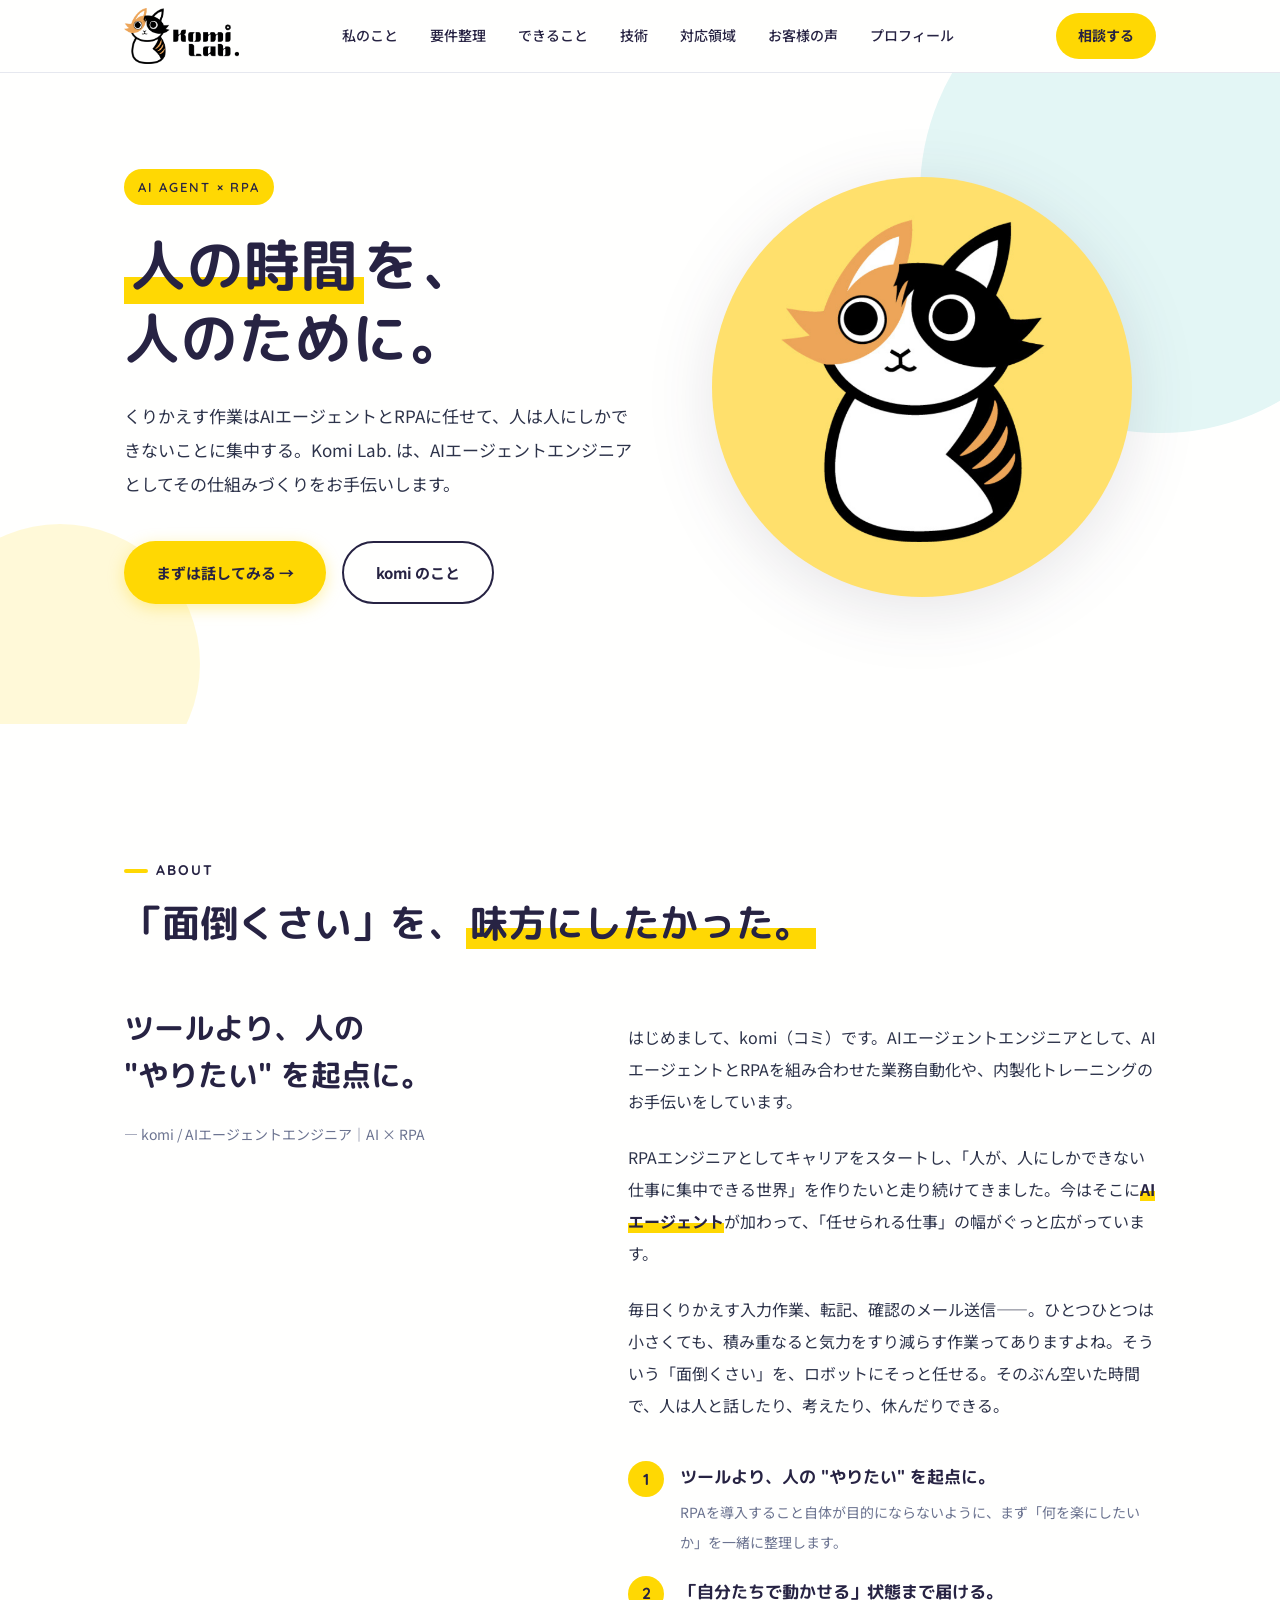
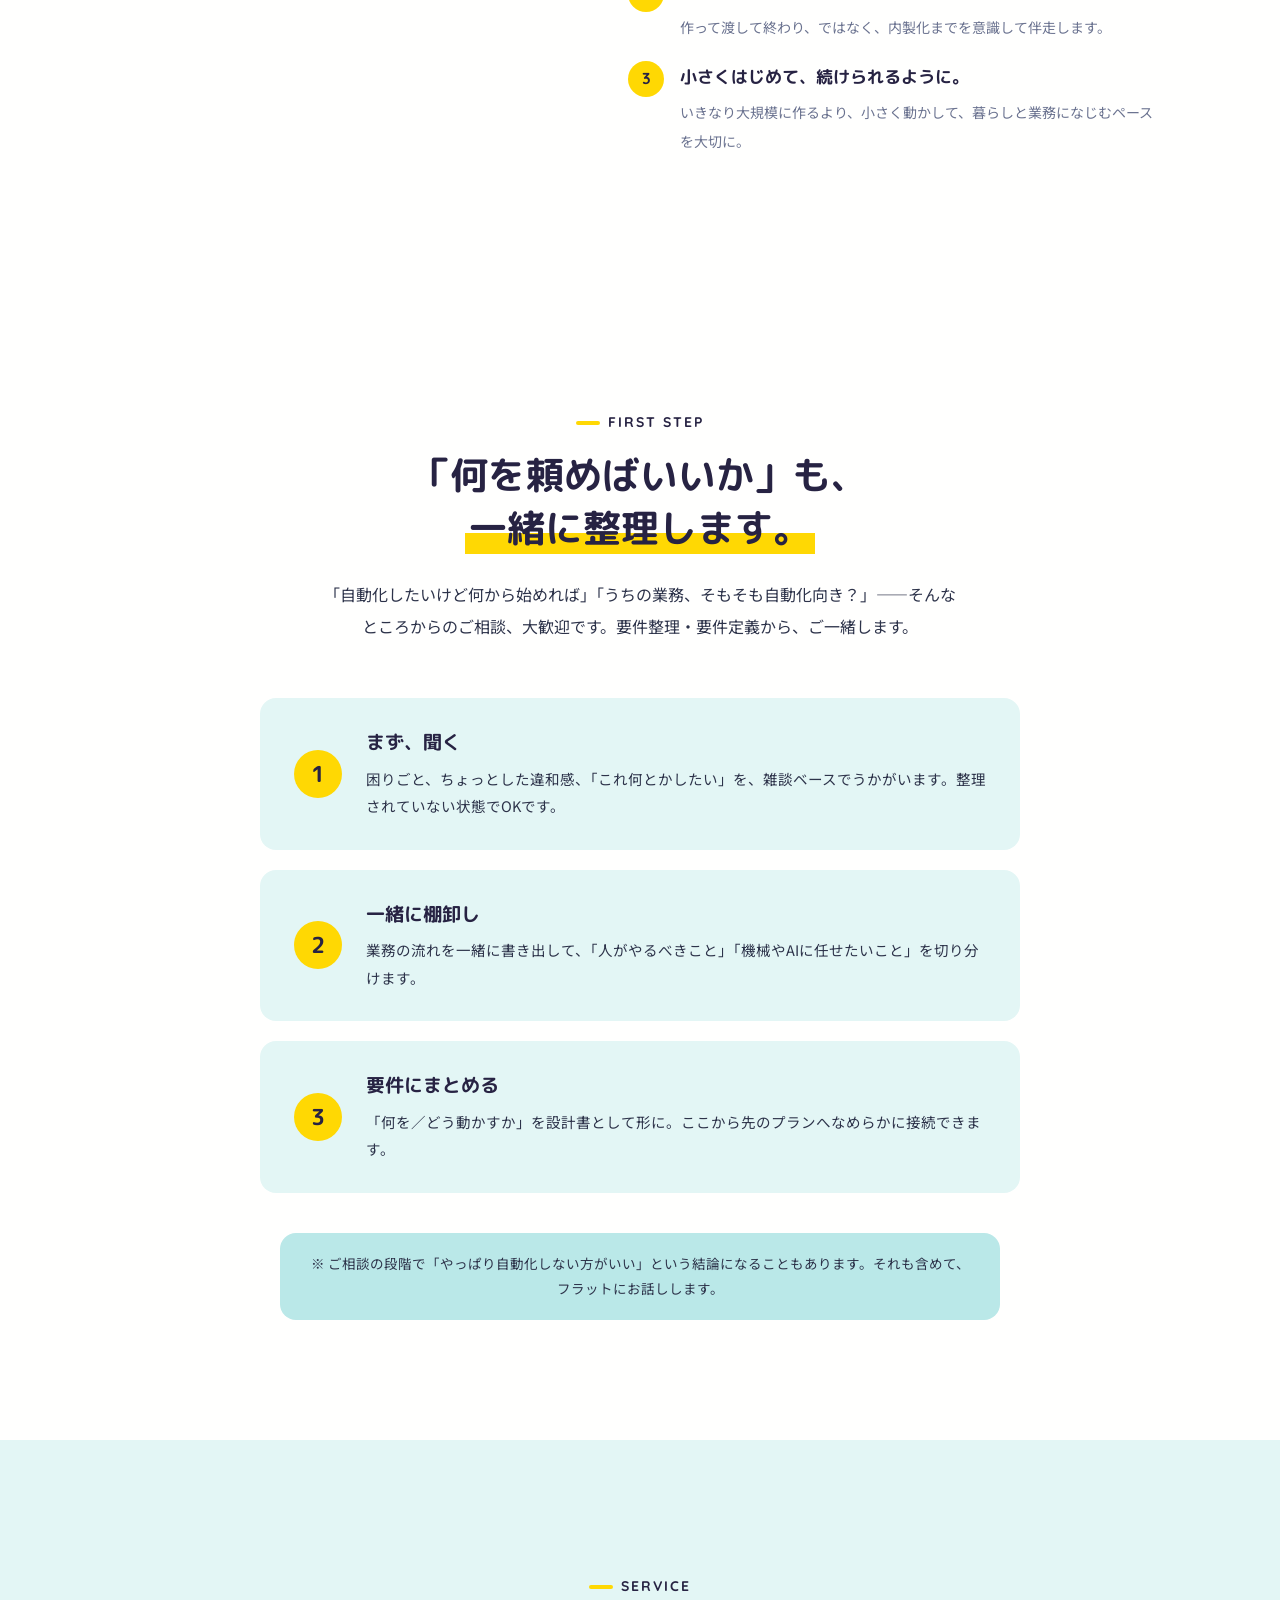
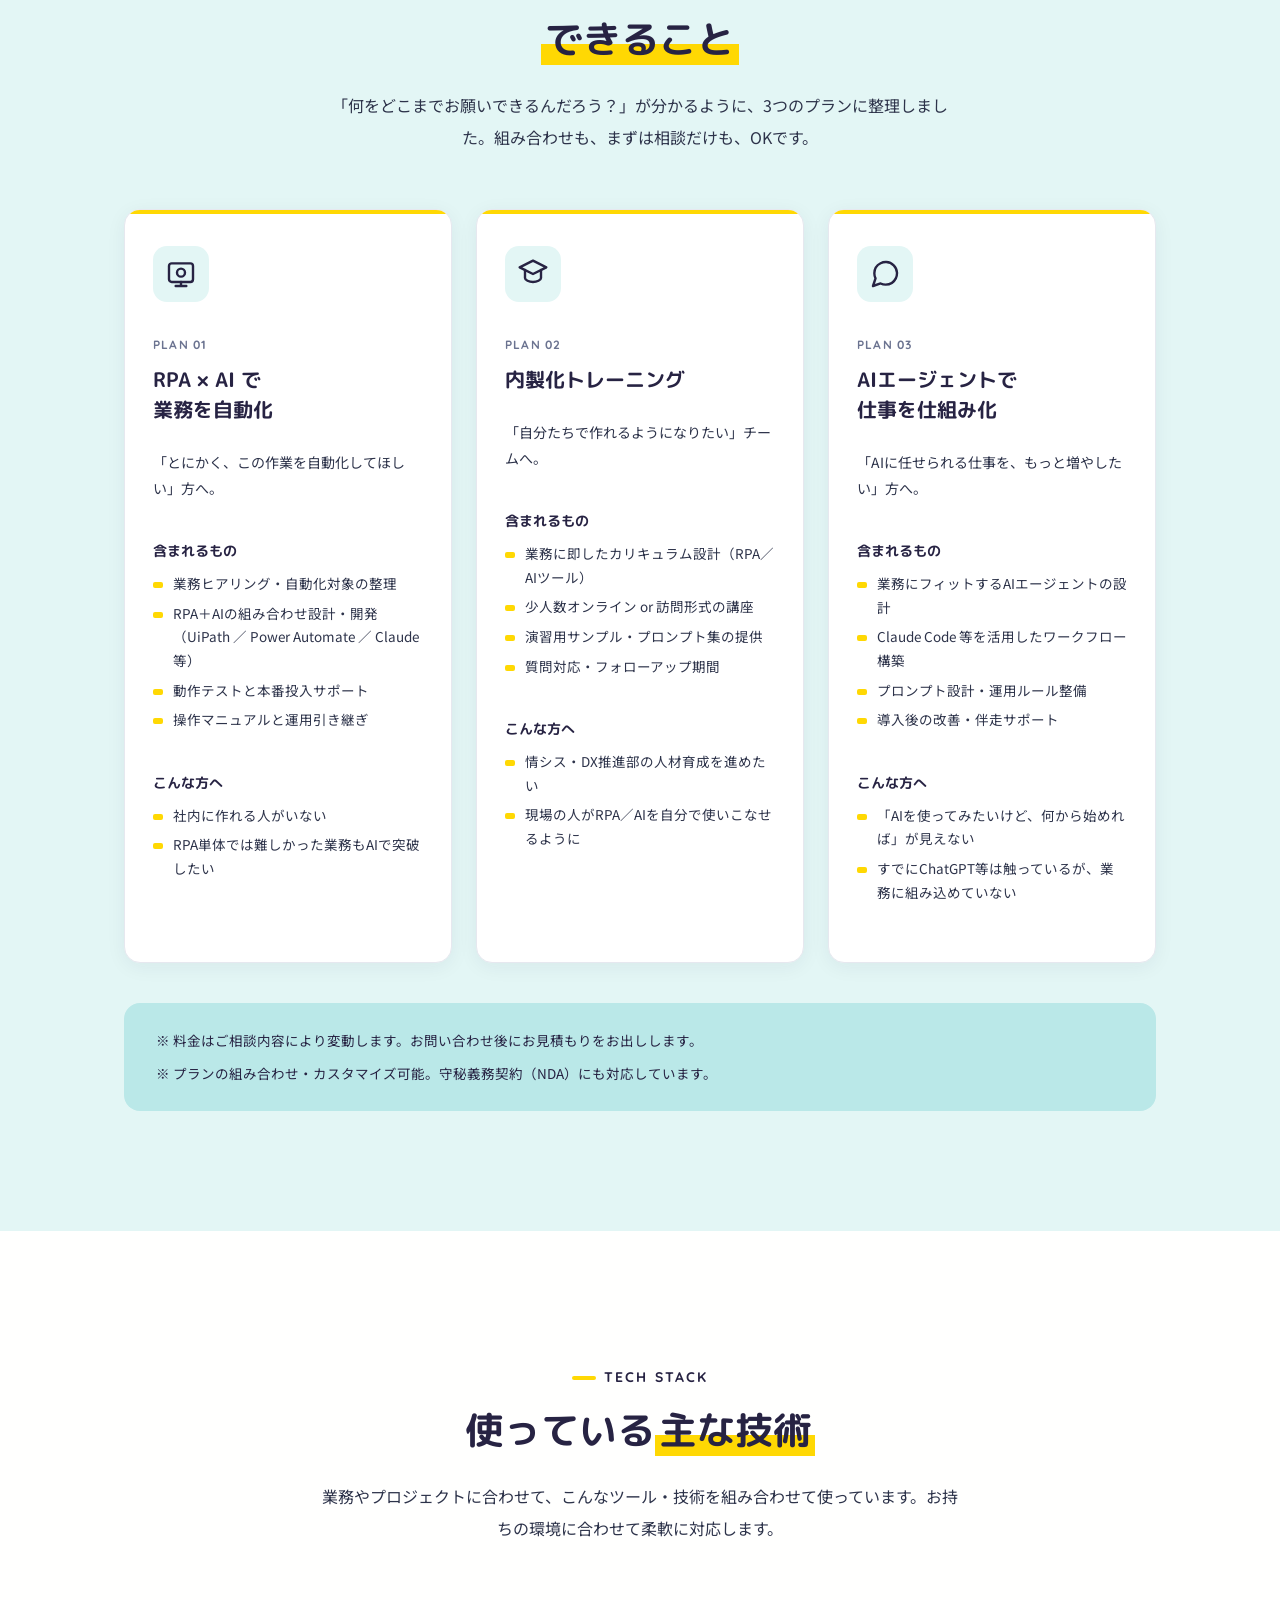
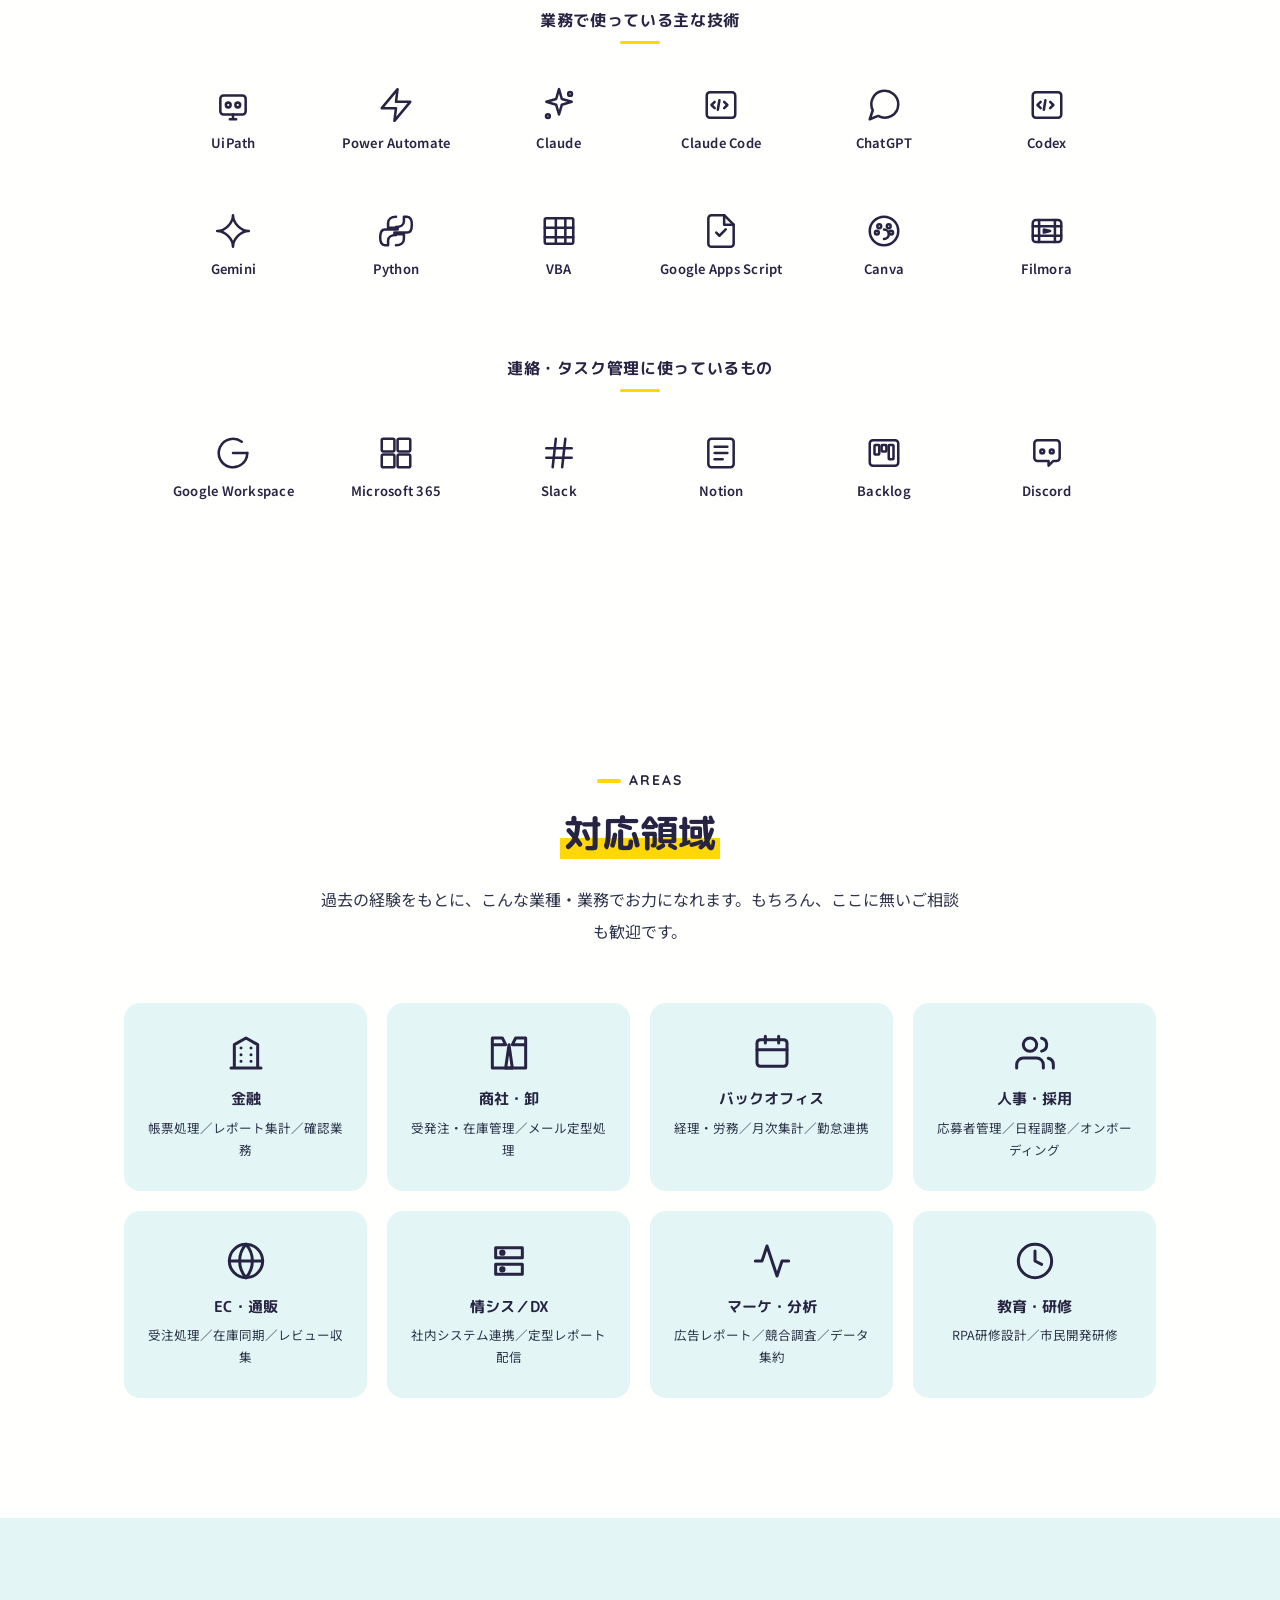
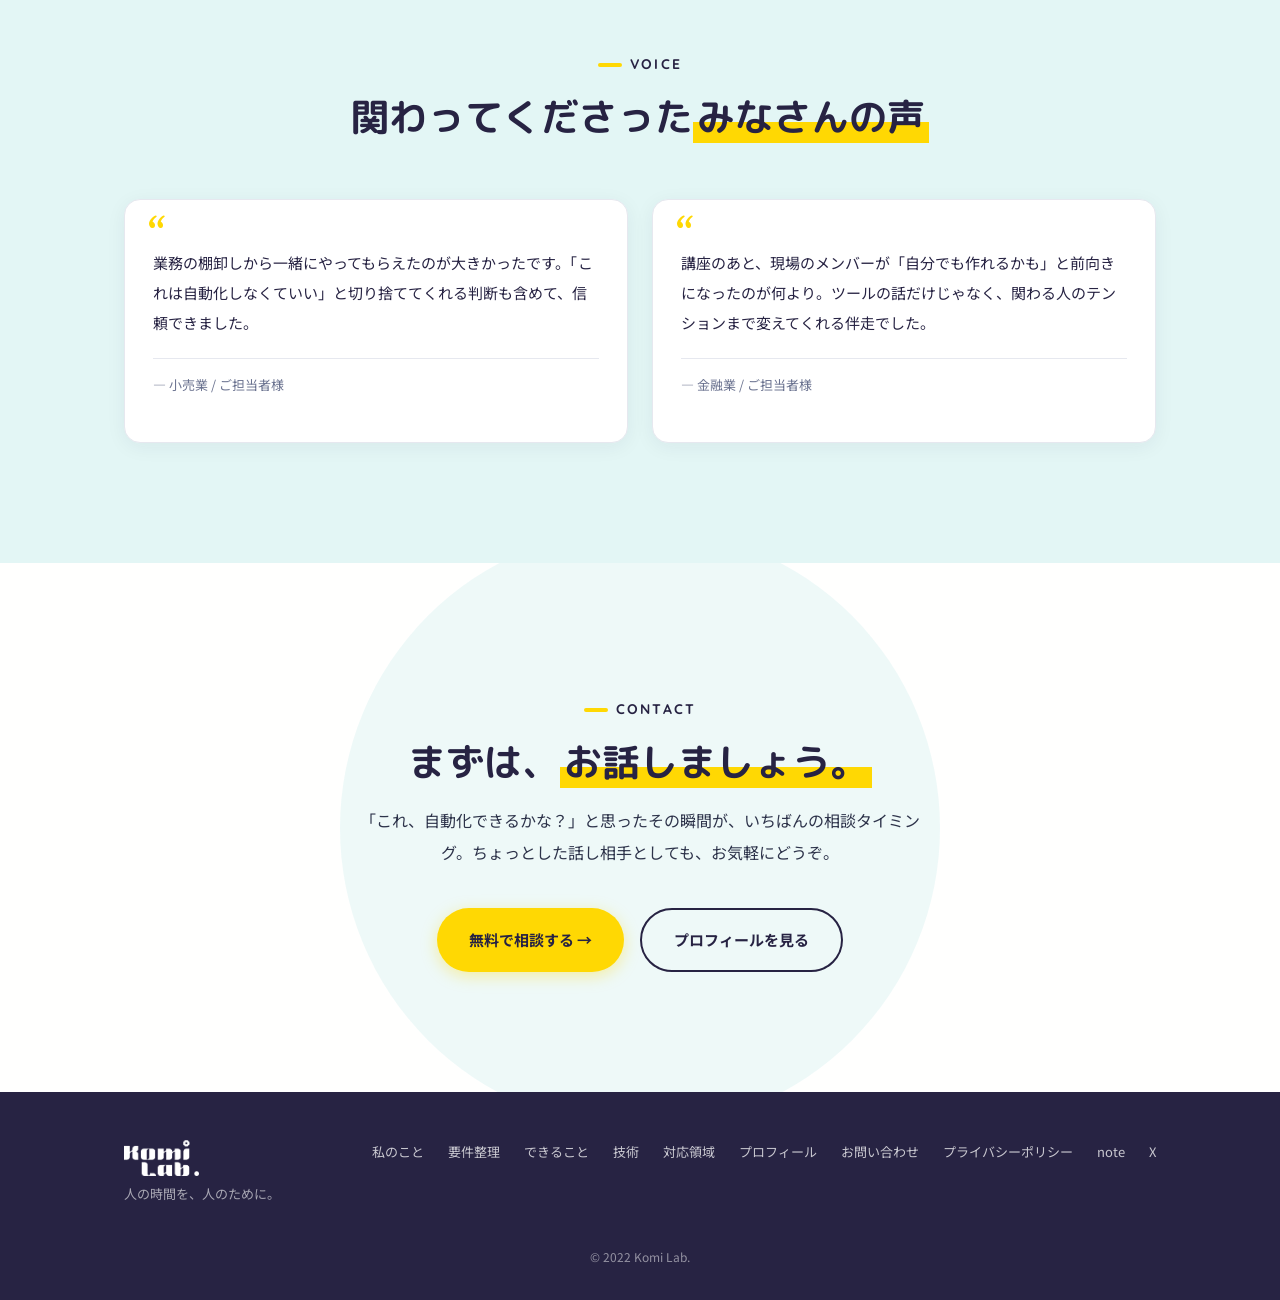
<file: index.html>
<!DOCTYPE html>
<html lang="ja">
<head>
<meta charset="UTF-8">
<meta name="viewport" content="width=device-width, initial-scale=1.0">
<title>Komi Lab.（コミラボ）｜AIエージェント・RPA開発と内製化支援</title>
<meta name="description" content="AIエージェントとRPAで、人にしかできない仕事に集中できる毎日を。Komi Lab.（コミラボ）は、AIエージェント構築・RPA開発代行・内製化トレーニングを提供しています。">
<link rel="icon" href="favicon.ico" sizes="48x48">
<link rel="icon" type="image/png" href="assets/img/favicon-32x32.png" sizes="32x32">
<link rel="icon" type="image/png" href="assets/img/favicon-16x16.png" sizes="16x16">
<link rel="apple-touch-icon" href="assets/img/apple-touch-icon.png">
<link rel="preconnect" href="https://fonts.googleapis.com">
<link rel="preconnect" href="https://fonts.gstatic.com" crossorigin>
<link href="https://fonts.googleapis.com/css2?family=Noto+Sans+JP:wght@400;500;700&family=M+PLUS+Rounded+1c:wght@500;700&family=Klee+One:wght@400;600&family=Quicksand:wght@500;600;700&display=swap" rel="stylesheet">
<link rel="stylesheet" href="assets/css/style.css?v=20260730a">
</head>
<body>

<header class="header">
  <div class="header__inner">
    <a href="#" class="header__logo header__logo--img" aria-label="Komi Lab.">
      <img src="assets/img/KomiLab-logo透過.png" alt="Komi Lab.">
    </a>
    <nav class="header__nav" id="globalNav">
      <a href="#about">私のこと</a>
      <a href="#prep">要件整理</a>
      <a href="#service">できること</a>
      <a href="#tech">技術</a>
      <a href="#areas">対応領域</a>
      <a href="#voice">お客様の声</a>
      <a href="profile.html">プロフィール</a>
    </nav>
    <a href="#contact" class="header__cta">相談する</a>
    <button class="header__burger" id="burger" aria-label="メニューを開く">
      <span></span><span></span><span></span>
    </button>
  </div>
</header>

<section class="hero">
  <div class="hero__inner">
    <div class="hero__copy fade-in">
      <span class="hero__tag">AI AGENT × RPA</span>
      <h1 class="hero__title"><span class="hero__title-em">人の時間</span>を、<br>人のために。</h1>
      <p class="hero__lead">
        くりかえす作業はAIエージェントとRPAに任せて、人は人にしかできないことに集中する。Komi Lab. は、AIエージェントエンジニアとしてその仕組みづくりをお手伝いします。
      </p>
      <div class="hero__ctas">
        <a href="#contact" class="btn btn--primary">まずは話してみる →</a>
        <a href="#about" class="btn btn--ghost">komi のこと</a>
      </div>
    </div>
    <div class="hero__visual fade-in">
      <!-- 自動再生させるため muted と playsinline が必須（スマホのブラウザは音ありの自動再生を止める） -->
      <!-- 動画は猫の画像で始まり猫の画像で終わる。読み込み前も同じ猫の画像を出して、見た目の切れ目をなくす -->
      <video class="hero__avatar hero__avatar--img" src="assets/video/komilab-hero-square-beat.mp4?v=20261009a" poster="assets/img/komi-cat.png" autoplay muted loop playsinline preload="auto" aria-label="Komi Lab. のロゴと「人の時間を、人のために。」の紹介動画">
        <img src="assets/img/komi-cat.png" alt="Komi Lab. キャラクター">
      </video>
      <!-- フォールバックSVG（画像が無い場合に表示） -->
      <svg class="hero__avatar hero__avatar--svg" viewBox="0 0 420 420" xmlns="http://www.w3.org/2000/svg" style="display:none;">
        <defs>
          <linearGradient id="bgGradV2" x1="0" y1="0" x2="1" y2="1">
            <stop offset="0%" stop-color="#e3f6f5"/>
            <stop offset="100%" stop-color="#bae8e8"/>
          </linearGradient>
        </defs>
        <circle cx="210" cy="210" r="200" fill="url(#bgGradV2)"/>
        <!-- 装飾ドット -->
        <circle cx="80" cy="120" r="6" fill="#ffd803"/>
        <circle cx="340" cy="100" r="5" fill="#272343" opacity="0.6"/>
        <circle cx="360" cy="300" r="5" fill="#ffd803"/>
        <circle cx="60" cy="310" r="4" fill="#272343" opacity="0.5"/>
        <!-- 髪 -->
        <path d="M 130 175 Q 130 110 210 105 Q 290 110 290 175 L 290 200 Q 290 185 270 180 L 150 180 Q 130 185 130 200 Z" fill="#272343"/>
        <!-- 顔 -->
        <ellipse cx="210" cy="200" rx="68" ry="78" fill="#fce3c2"/>
        <!-- 前髪 -->
        <path d="M 145 175 Q 175 145 210 150 Q 245 145 275 175 Q 270 165 250 160 Q 230 168 210 168 Q 190 168 170 160 Q 150 165 145 175 Z" fill="#272343"/>
        <!-- 目 -->
        <circle cx="188" cy="205" r="4" fill="#272343"/>
        <circle cx="232" cy="205" r="4" fill="#272343"/>
        <!-- ほっぺ -->
        <circle cx="175" cy="225" r="8" fill="#ffd803" opacity="0.55"/>
        <circle cx="245" cy="225" r="8" fill="#ffd803" opacity="0.55"/>
        <!-- 口 -->
        <path d="M 200 240 Q 210 248 220 240" stroke="#272343" stroke-width="2.5" fill="none" stroke-linecap="round"/>
        <!-- 体（黄色シャツ） -->
        <path d="M 130 320 Q 130 290 165 280 L 255 280 Q 290 290 290 320 L 290 360 L 130 360 Z" fill="#ffd803"/>
        <!-- 襟 -->
        <path d="M 195 280 L 210 300 L 225 280 Z" fill="#fce3c2"/>
        <!-- 歯車（左下） -->
        <g transform="translate(80, 260)" opacity="0.85">
          <circle r="22" fill="none" stroke="#272343" stroke-width="2.5"/>
          <circle r="6" fill="#272343"/>
          <g stroke="#272343" stroke-width="2.5" stroke-linecap="round">
            <line x1="0" y1="-22" x2="0" y2="-30"/>
            <line x1="0" y1="22" x2="0" y2="30"/>
            <line x1="-22" y1="0" x2="-30" y2="0"/>
            <line x1="22" y1="0" x2="30" y2="0"/>
          </g>
        </g>
        <!-- 小さい黄色ドット -->
        <g transform="translate(345, 220)" opacity="0.9">
          <circle r="14" fill="#ffd803"/>
          <circle r="4" fill="#272343"/>
        </g>
      </svg>
    </div>
  </div>
</section>

<section class="section" id="about">
  <div class="container">
    <p class="section__label fade-in">About</p>
    <h2 class="section__title fade-in">
      「面倒くさい」を、<span class="section__title-accent">味方にしたかった。</span>
    </h2>
    <div class="about__grid">
      <div class="about__heading-wrap fade-in">
        <p class="about__heading">
          ツールより、人の<br>"やりたい" を起点に。
        </p>
        <p style="color: var(--text-sub); font-size: 14px;">— komi / AIエージェントエンジニア｜AI × RPA</p>
      </div>
      <div class="about__body fade-in">
        <p class="about__lead">
          はじめまして、komi（コミ）です。AIエージェントエンジニアとして、AIエージェントとRPAを組み合わせた業務自動化や、内製化トレーニングのお手伝いをしています。
        </p>
        <p class="about__lead">
          RPAエンジニアとしてキャリアをスタートし、「人が、人にしかできない仕事に集中できる世界」を作りたいと走り続けてきました。今はそこに<strong>AIエージェント</strong>が加わって、「任せられる仕事」の幅がぐっと広がっています。
        </p>
        <p class="about__lead">
          毎日くりかえす入力作業、転記、確認のメール送信——。ひとつひとつは小さくても、積み重なると気力をすり減らす作業ってありますよね。そういう「面倒くさい」を、ロボットにそっと任せる。そのぶん空いた時間で、人は人と話したり、考えたり、休んだりできる。
        </p>

        <ul class="about__values">
          <li>
            <span class="about__values-num">1</span>
            <div class="about__values-text">
              <strong>ツールより、人の "やりたい" を起点に。</strong>
              <span>RPAを導入すること自体が目的にならないように、まず「何を楽にしたいか」を一緒に整理します。</span>
            </div>
          </li>
          <li>
            <span class="about__values-num">2</span>
            <div class="about__values-text">
              <strong>「自分たちで動かせる」状態まで届ける。</strong>
              <span>作って渡して終わり、ではなく、内製化までを意識して伴走します。</span>
            </div>
          </li>
          <li>
            <span class="about__values-num">3</span>
            <div class="about__values-text">
              <strong>小さくはじめて、続けられるように。</strong>
              <span>いきなり大規模に作るより、小さく動かして、暮らしと業務になじむペースを大切に。</span>
            </div>
          </li>
        </ul>
      </div>
    </div>
  </div>
</section>

<!-- ====== Prep / 要件整理 ====== -->
<section class="section prep" id="prep">
  <div class="container">
    <p class="section__label fade-in" style="text-align:center; justify-content:center; display:flex;">First Step</p>
    <h2 class="section__title section__title--center fade-in">
      「何を頼めばいいか」も、<br><span class="section__title-accent">一緒に整理します。</span>
    </h2>
    <p class="service__lead fade-in">
      「自動化したいけど何から始めれば」「うちの業務、そもそも自動化向き？」——そんなところからのご相談、大歓迎です。要件整理・要件定義から、ご一緒します。
    </p>

    <ul class="prep-steps">
      <li class="prep-step fade-in">
        <div class="prep-step__badge">1</div>
        <div class="prep-step__body">
          <h3 class="prep-step__title">まず、聞く</h3>
          <p class="prep-step__desc">困りごと、ちょっとした違和感、「これ何とかしたい」を、雑談ベースでうかがいます。整理されていない状態でOKです。</p>
        </div>
      </li>
      <li class="prep-step fade-in">
        <div class="prep-step__badge">2</div>
        <div class="prep-step__body">
          <h3 class="prep-step__title">一緒に棚卸し</h3>
          <p class="prep-step__desc">業務の流れを一緒に書き出して、「人がやるべきこと」「機械やAIに任せたいこと」を切り分けます。</p>
        </div>
      </li>
      <li class="prep-step fade-in">
        <div class="prep-step__badge">3</div>
        <div class="prep-step__body">
          <h3 class="prep-step__title">要件にまとめる</h3>
          <p class="prep-step__desc">「何を／どう動かすか」を設計書として形に。ここから先のプランへなめらかに接続できます。</p>
        </div>
      </li>
    </ul>

    <p class="prep__note fade-in">
      ※ ご相談の段階で「やっぱり自動化しない方がいい」という結論になることもあります。それも含めて、フラットにお話しします。
    </p>
  </div>
</section>

<section class="section section--soft" id="service">
  <div class="container">
    <p class="section__label fade-in" style="text-align:center; justify-content:center; display:flex;">Service</p>
    <h2 class="section__title section__title--center fade-in">
      <span class="section__title-accent">できること</span>
    </h2>
    <p class="service__lead fade-in">
      「何をどこまでお願いできるんだろう？」が分かるように、3つのプランに整理しました。組み合わせも、まずは相談だけも、OKです。
    </p>

    <div class="service__cards">
      <div class="service-card fade-in">
        <svg class="service-card__icon" viewBox="0 0 24 24" fill="none" stroke="currentColor" stroke-width="1.8" stroke-linecap="round" stroke-linejoin="round">
          <rect x="3" y="4" width="18" height="14" rx="2"/>
          <path d="M8 21h8M12 18v3"/>
          <circle cx="12" cy="11" r="3"/>
        </svg>
        <p class="service-card__label">PLAN 01</p>
        <h3 class="service-card__title">RPA × AI で<br>業務を自動化</h3>
        <p class="service-card__catch">「とにかく、この作業を自動化してほしい」方へ。</p>
        <p class="service-card__list-title">含まれるもの</p>
        <ul class="service-card__list">
          <li>業務ヒアリング・自動化対象の整理</li>
          <li>RPA＋AIの組み合わせ設計・開発（UiPath ／ Power Automate ／ Claude 等）</li>
          <li>動作テストと本番投入サポート</li>
          <li>操作マニュアルと運用引き継ぎ</li>
        </ul>
        <p class="service-card__list-title">こんな方へ</p>
        <ul class="service-card__list">
          <li>社内に作れる人がいない</li>
          <li>RPA単体では難しかった業務もAIで突破したい</li>
        </ul>
      </div>

      <div class="service-card fade-in">
        <svg class="service-card__icon" viewBox="0 0 24 24" fill="none" stroke="currentColor" stroke-width="1.8" stroke-linecap="round" stroke-linejoin="round">
          <path d="M2 7l10-5 10 5-10 5L2 7z"/>
          <path d="M6 9v6c0 1.5 3 3 6 3s6-1.5 6-3V9"/>
        </svg>
        <p class="service-card__label">PLAN 02</p>
        <h3 class="service-card__title">内製化トレーニング</h3>
        <p class="service-card__catch">「自分たちで作れるようになりたい」チームへ。</p>
        <p class="service-card__list-title">含まれるもの</p>
        <ul class="service-card__list">
          <li>業務に即したカリキュラム設計（RPA／AIツール）</li>
          <li>少人数オンライン or 訪問形式の講座</li>
          <li>演習用サンプル・プロンプト集の提供</li>
          <li>質問対応・フォローアップ期間</li>
        </ul>
        <p class="service-card__list-title">こんな方へ</p>
        <ul class="service-card__list">
          <li>情シス・DX推進部の人材育成を進めたい</li>
          <li>現場の人がRPA／AIを自分で使いこなせるように</li>
        </ul>
      </div>

      <div class="service-card fade-in">
        <svg class="service-card__icon" viewBox="0 0 24 24" fill="none" stroke="currentColor" stroke-width="1.8" stroke-linecap="round" stroke-linejoin="round">
          <path d="M21 11.5a8.38 8.38 0 0 1-.9 3.8 8.5 8.5 0 0 1-7.6 4.7 8.38 8.38 0 0 1-3.8-.9L3 21l1.9-5.7a8.38 8.38 0 0 1-.9-3.8 8.5 8.5 0 0 1 4.7-7.6 8.38 8.38 0 0 1 3.8-.9h.5a8.48 8.48 0 0 1 8 8v.5z"/>
        </svg>
        <p class="service-card__label">PLAN 03</p>
        <h3 class="service-card__title">AIエージェントで<br>仕事を仕組み化</h3>
        <p class="service-card__catch">「AIに任せられる仕事を、もっと増やしたい」方へ。</p>
        <p class="service-card__list-title">含まれるもの</p>
        <ul class="service-card__list">
          <li>業務にフィットするAIエージェントの設計</li>
          <li>Claude Code 等を活用したワークフロー構築</li>
          <li>プロンプト設計・運用ルール整備</li>
          <li>導入後の改善・伴走サポート</li>
        </ul>
        <p class="service-card__list-title">こんな方へ</p>
        <ul class="service-card__list">
          <li>「AIを使ってみたいけど、何から始めれば」が見えない</li>
          <li>すでにChatGPT等は触っているが、業務に組み込めていない</li>
        </ul>
      </div>
    </div>

    <div class="service__note fade-in">
      <p style="margin:0 0 6px;">※ 料金はご相談内容により変動します。お問い合わせ後にお見積もりをお出しします。</p>
      <p style="margin:0;">※ プランの組み合わせ・カスタマイズ可能。守秘義務契約（NDA）にも対応しています。</p>
    </div>
  </div>
</section>

<!-- ====== Tech Stack ====== -->
<section class="section" id="tech">
  <div class="container">
    <p class="section__label fade-in" style="text-align:center; justify-content:center; display:flex;">Tech Stack</p>
    <h2 class="section__title section__title--center fade-in">
      使っている<span class="section__title-accent">主な技術</span>
    </h2>
    <p class="service__lead fade-in">
      業務やプロジェクトに合わせて、こんなツール・技術を組み合わせて使っています。お持ちの環境に合わせて柔軟に対応します。
    </p>

    <div class="logo-wall-group">
      <h3 class="logo-wall-group__title">業務で使っている主な技術</h3>
      <div class="logo-wall fade-in">
      <div class="logo-wall__item">
        <svg class="logo-wall__icon" viewBox="0 0 24 24" fill="none" stroke="currentColor" stroke-width="1.6" stroke-linecap="round" stroke-linejoin="round"><rect x="4" y="6" width="16" height="12" rx="2"/><circle cx="9" cy="12" r="1.5"/><circle cx="15" cy="12" r="1.5"/><path d="M12 18v3M10 21h4"/></svg>
        <span class="logo-wall__name">UiPath</span>
      </div>
      <div class="logo-wall__item">
        <svg class="logo-wall__icon" viewBox="0 0 24 24" fill="none" stroke="currentColor" stroke-width="1.6" stroke-linecap="round" stroke-linejoin="round"><polygon points="13 2 3 14 12 14 11 22 21 10 12 10 13 2"/></svg>
        <span class="logo-wall__name">Power Automate</span>
      </div>
      <div class="logo-wall__item">
        <svg class="logo-wall__icon" viewBox="0 0 24 24" fill="none" stroke="currentColor" stroke-width="1.6" stroke-linecap="round" stroke-linejoin="round"><path d="M12 2l1.8 6.2L20 10l-6.2 1.8L12 18l-1.8-6.2L4 10l6.2-1.8z"/><circle cx="19" cy="5" r="1.2"/><circle cx="5" cy="19" r="1.2"/></svg>
        <span class="logo-wall__name">Claude</span>
      </div>
      <div class="logo-wall__item">
        <svg class="logo-wall__icon" viewBox="0 0 24 24" fill="none" stroke="currentColor" stroke-width="1.6" stroke-linecap="round" stroke-linejoin="round"><rect x="3" y="4" width="18" height="16" rx="2"/><polyline points="8 10 6 12 8 14"/><polyline points="14 10 16 12 14 14"/><line x1="11" y1="9" x2="10" y2="15"/></svg>
        <span class="logo-wall__name">Claude Code</span>
      </div>
      <div class="logo-wall__item">
        <svg class="logo-wall__icon" viewBox="0 0 24 24" fill="none" stroke="currentColor" stroke-width="1.6" stroke-linecap="round" stroke-linejoin="round"><path d="M21 11.5a8.5 8.5 0 0 1-12.7 7.4L3 21l1.9-5.7A8.5 8.5 0 1 1 21 11.5z"/></svg>
        <span class="logo-wall__name">ChatGPT</span>
      </div>
      <div class="logo-wall__item">
        <svg class="logo-wall__icon" viewBox="0 0 24 24" fill="none" stroke="currentColor" stroke-width="1.6" stroke-linecap="round" stroke-linejoin="round"><rect x="3" y="4" width="18" height="16" rx="2"/><polyline points="8 10 6 12 8 14"/><polyline points="14 10 16 12 14 14"/><line x1="11" y1="9" x2="10" y2="15"/></svg>
        <span class="logo-wall__name">Codex</span>
      </div>
      <div class="logo-wall__item">
        <svg class="logo-wall__icon" viewBox="0 0 24 24" fill="none" stroke="currentColor" stroke-width="1.6" stroke-linecap="round" stroke-linejoin="round"><path d="M12 2c0 5 5 10 10 10-5 0-10 5-10 10 0-5-5-10-10-10 5 0 10-5 10-10z"/></svg>
        <span class="logo-wall__name">Gemini</span>
      </div>
      <div class="logo-wall__item">
        <svg class="logo-wall__icon" viewBox="0 0 24 24" fill="none" stroke="currentColor" stroke-width="1.6" stroke-linecap="round" stroke-linejoin="round"><path d="M12 3c-3 0-5 1.5-5 4v3h6v1H5c-2 0-3 2-3 5s1 5 3 5h2v-3c0-2 2-3.5 5-3.5"/><path d="M12 21c3 0 5-1.5 5-4v-3h-6v-1h8c2 0 3-2 3-5s-1-5-3-5h-2v3c0 2-2 3.5-5 3.5"/></svg>
        <span class="logo-wall__name">Python</span>
      </div>
<div class="logo-wall__item">
        <svg class="logo-wall__icon" viewBox="0 0 24 24" fill="none" stroke="currentColor" stroke-width="1.6" stroke-linecap="round" stroke-linejoin="round"><rect x="3" y="4" width="18" height="16" rx="1"/><path d="M3 10h18M3 16h18M10 4v16M16 4v16"/></svg>
        <span class="logo-wall__name">VBA</span>
      </div>
      <div class="logo-wall__item">
        <svg class="logo-wall__icon" viewBox="0 0 24 24" fill="none" stroke="currentColor" stroke-width="1.6" stroke-linecap="round" stroke-linejoin="round"><path d="M14 2H6a2 2 0 0 0-2 2v16a2 2 0 0 0 2 2h12a2 2 0 0 0 2-2V8z"/><polyline points="14 2 14 8 20 8"/><polyline points="9 13 11 15 15 11"/></svg>
        <span class="logo-wall__name">Google Apps Script</span>
      </div>
      <div class="logo-wall__item">
        <svg class="logo-wall__icon" viewBox="0 0 24 24" fill="none" stroke="currentColor" stroke-width="1.6" stroke-linecap="round" stroke-linejoin="round"><circle cx="12" cy="12" r="9"/><circle cx="9" cy="9" r="1.2"/><circle cx="15" cy="9" r="1.2"/><circle cx="16.5" cy="13" r="1.2"/><circle cx="7.5" cy="13" r="1.2"/><path d="M12 17a3 3 0 0 0 0-6"/></svg>
        <span class="logo-wall__name">Canva</span>
      </div>
      <div class="logo-wall__item">
        <svg class="logo-wall__icon" viewBox="0 0 24 24" fill="none" stroke="currentColor" stroke-width="1.6" stroke-linecap="round" stroke-linejoin="round"><rect x="3" y="5" width="18" height="14" rx="2"/><path d="M3 9h18M3 15h18M7 5v14M17 5v14"/><polygon points="10 11 14 12 10 13" fill="currentColor"/></svg>
        <span class="logo-wall__name">Filmora</span>
      </div>
      </div>
    </div>

    <div class="logo-wall-group">
      <h3 class="logo-wall-group__title">連絡・タスク管理に使っているもの</h3>
      <div class="logo-wall fade-in">
      <div class="logo-wall__item">
        <svg class="logo-wall__icon" viewBox="0 0 24 24" fill="none" stroke="currentColor" stroke-width="1.6" stroke-linecap="round" stroke-linejoin="round"><path d="M21 12a9 9 0 1 1-3.5-7.1"/><path d="M12 12h9"/></svg>
        <span class="logo-wall__name">Google Workspace</span>
      </div>
      <div class="logo-wall__item">
        <svg class="logo-wall__icon" viewBox="0 0 24 24" fill="none" stroke="currentColor" stroke-width="1.6" stroke-linecap="round" stroke-linejoin="round"><rect x="3" y="3" width="8" height="8" rx="1"/><rect x="13" y="3" width="8" height="8" rx="1"/><rect x="3" y="13" width="8" height="8" rx="1"/><rect x="13" y="13" width="8" height="8" rx="1"/></svg>
        <span class="logo-wall__name">Microsoft 365</span>
      </div>
      <div class="logo-wall__item">
        <svg class="logo-wall__icon" viewBox="0 0 24 24" fill="none" stroke="currentColor" stroke-width="1.6" stroke-linecap="round" stroke-linejoin="round"><line x1="4" y1="9" x2="20" y2="9"/><line x1="4" y1="15" x2="20" y2="15"/><line x1="10" y1="3" x2="8" y2="21"/><line x1="16" y1="3" x2="14" y2="21"/></svg>
        <span class="logo-wall__name">Slack</span>
      </div>
      <div class="logo-wall__item">
        <svg class="logo-wall__icon" viewBox="0 0 24 24" fill="none" stroke="currentColor" stroke-width="1.6" stroke-linecap="round" stroke-linejoin="round"><rect x="4" y="3" width="16" height="18" rx="2"/><line x1="8" y1="8" x2="16" y2="8"/><line x1="8" y1="12" x2="16" y2="12"/><line x1="8" y1="16" x2="13" y2="16"/></svg>
        <span class="logo-wall__name">Notion</span>
      </div>
      <div class="logo-wall__item">
        <svg class="logo-wall__icon" viewBox="0 0 24 24" fill="none" stroke="currentColor" stroke-width="1.6" stroke-linecap="round" stroke-linejoin="round"><rect x="3" y="4" width="18" height="16" rx="2"/><rect x="6" y="7" width="3" height="6" rx="0.5"/><rect x="10.5" y="7" width="3" height="4" rx="0.5"/><rect x="15" y="7" width="3" height="9" rx="0.5"/></svg>
        <span class="logo-wall__name">Backlog</span>
      </div>
      <div class="logo-wall__item">
        <svg class="logo-wall__icon" viewBox="0 0 24 24" fill="none" stroke="currentColor" stroke-width="1.6" stroke-linecap="round" stroke-linejoin="round"><path d="M4 6c0-1.1.9-2 2-2h12a2 2 0 0 1 2 2v9a2 2 0 0 1-2 2h-2l-3 3v-3H6a2 2 0 0 1-2-2z"/><circle cx="9" cy="11" r="1.2"/><circle cx="15" cy="11" r="1.2"/></svg>
        <span class="logo-wall__name">Discord</span>
      </div>
      </div>
    </div>
  </div>
</section>

<section class="section" id="areas">
  <div class="container">
    <p class="section__label fade-in" style="text-align:center; justify-content:center; display:flex;">Areas</p>
    <h2 class="section__title section__title--center fade-in">
      <span class="section__title-accent">対応領域</span>
    </h2>
    <p class="service__lead fade-in">
      過去の経験をもとに、こんな業種・業務でお力になれます。もちろん、ここに無いご相談も歓迎です。
    </p>

    <div class="areas__grid">
      <div class="area-item fade-in">
        <svg class="area-item__icon" viewBox="0 0 24 24" fill="none" stroke="currentColor" stroke-width="1.8" stroke-linecap="round" stroke-linejoin="round"><path d="M3 21h18M5 21V7l7-4 7 4v14M9 9h.01M15 9h.01M9 13h.01M15 13h.01M9 17h.01M15 17h.01"/></svg>
        <div class="area-item__name">金融</div>
        <div class="area-item__desc">帳票処理／レポート集計／確認業務</div>
      </div>
      <div class="area-item fade-in">
        <svg class="area-item__icon" viewBox="0 0 24 24" fill="none" stroke="currentColor" stroke-width="1.8" stroke-linecap="round" stroke-linejoin="round"><path d="M2 3h6l2 4H2zM22 3h-6l-2 4h8zM12 7l-2 14h4l-2-14z"/><path d="M2 7v14h20V7"/></svg>
        <div class="area-item__name">商社・卸</div>
        <div class="area-item__desc">受発注・在庫管理／メール定型処理</div>
      </div>
      <div class="area-item fade-in">
        <svg class="area-item__icon" viewBox="0 0 24 24" fill="none" stroke="currentColor" stroke-width="1.8" stroke-linecap="round" stroke-linejoin="round"><rect x="3" y="4" width="18" height="16" rx="2"/><path d="M16 2v4M8 2v4M3 10h18"/></svg>
        <div class="area-item__name">バックオフィス</div>
        <div class="area-item__desc">経理・労務／月次集計／勤怠連携</div>
      </div>
      <div class="area-item fade-in">
        <svg class="area-item__icon" viewBox="0 0 24 24" fill="none" stroke="currentColor" stroke-width="1.8" stroke-linecap="round" stroke-linejoin="round"><path d="M17 21v-2a4 4 0 0 0-4-4H5a4 4 0 0 0-4 4v2"/><circle cx="9" cy="7" r="4"/><path d="M23 21v-2a4 4 0 0 0-3-3.87M16 3.13a4 4 0 0 1 0 7.75"/></svg>
        <div class="area-item__name">人事・採用</div>
        <div class="area-item__desc">応募者管理／日程調整／オンボーディング</div>
      </div>
      <div class="area-item fade-in">
        <svg class="area-item__icon" viewBox="0 0 24 24" fill="none" stroke="currentColor" stroke-width="1.8" stroke-linecap="round" stroke-linejoin="round"><circle cx="12" cy="12" r="10"/><path d="M2 12h20M12 2a15 15 0 0 1 0 20M12 2a15 15 0 0 0 0 20"/></svg>
        <div class="area-item__name">EC・通販</div>
        <div class="area-item__desc">受注処理／在庫同期／レビュー収集</div>
      </div>
      <div class="area-item fade-in">
        <svg class="area-item__icon" viewBox="0 0 24 24" fill="none" stroke="currentColor" stroke-width="1.8" stroke-linecap="round" stroke-linejoin="round"><path d="M4 4h16v6H4zM4 14h16v6H4z"/><circle cx="8" cy="7" r="1"/><circle cx="8" cy="17" r="1"/></svg>
        <div class="area-item__name">情シス／DX</div>
        <div class="area-item__desc">社内システム連携／定型レポート配信</div>
      </div>
      <div class="area-item fade-in">
        <svg class="area-item__icon" viewBox="0 0 24 24" fill="none" stroke="currentColor" stroke-width="1.8" stroke-linecap="round" stroke-linejoin="round"><path d="M22 12h-4l-3 9L9 3l-3 9H2"/></svg>
        <div class="area-item__name">マーケ・分析</div>
        <div class="area-item__desc">広告レポート／競合調査／データ集約</div>
      </div>
      <div class="area-item fade-in">
        <svg class="area-item__icon" viewBox="0 0 24 24" fill="none" stroke="currentColor" stroke-width="1.8" stroke-linecap="round" stroke-linejoin="round"><circle cx="12" cy="12" r="10"/><path d="M12 6v6l4 2"/></svg>
        <div class="area-item__name">教育・研修</div>
        <div class="area-item__desc">RPA研修設計／市民開発研修</div>
      </div>
    </div>
  </div>
</section>

<section class="section section--soft" id="voice">
  <div class="container">
    <p class="section__label fade-in" style="text-align:center; justify-content:center; display:flex;">Voice</p>
    <h2 class="section__title section__title--center fade-in">
      関わってくださった<span class="section__title-accent">みなさんの声</span>
    </h2>

    <div class="voice__list">
      <div class="voice-card fade-in">
        <p class="voice-card__text">
          業務の棚卸しから一緒にやってもらえたのが大きかったです。「これは自動化しなくていい」と切り捨ててくれる判断も含めて、信頼できました。
        </p>
        <p class="voice-card__from">— 小売業 / ご担当者様</p>
      </div>
      <div class="voice-card fade-in">
        <p class="voice-card__text">
          講座のあと、現場のメンバーが「自分でも作れるかも」と前向きになったのが何より。ツールの話だけじゃなく、関わる人のテンションまで変えてくれる伴走でした。
        </p>
        <p class="voice-card__from">— 金融業 / ご担当者様</p>
      </div>
    </div>
  </div>
</section>

<section class="section contact" id="contact">
  <div class="container">
    <p class="section__label fade-in" style="text-align:center; justify-content:center; display:flex;">Contact</p>
    <h2 class="contact__title fade-in">
      まずは、<span class="section__title-accent">お話しましょう。</span>
    </h2>
    <p class="contact__lead fade-in">
      「これ、自動化できるかな？」と思ったその瞬間が、いちばんの相談タイミング。ちょっとした話し相手としても、お気軽にどうぞ。
    </p>
    <div class="contact__ctas fade-in">
      <a href="https://forms.gle/31PYNc57BEaf69FNA" target="_blank" rel="noopener" class="btn btn--primary">無料で相談する →</a>
      <a href="profile.html" class="btn btn--ghost">プロフィールを見る</a>
    </div>
  </div>
</section>

<footer class="footer">
  <div class="footer__inner">
    <div>
      <img src="assets/img/KomiLab-logotype.png" alt="Komi Lab." class="footer__brand-img">
      <div class="footer__tagline">人の時間を、人のために。</div>
    </div>
    <nav class="footer__nav">
      <a href="#about">私のこと</a>
      <a href="#prep">要件整理</a>
      <a href="#service">できること</a>
      <a href="#tech">技術</a>
      <a href="#areas">対応領域</a>
      <a href="profile.html">プロフィール</a>
      <a href="#contact">お問い合わせ</a>
      <a href="privacy.html">プライバシーポリシー</a>
      <a href="https://note.com/komilab" target="_blank" rel="noopener">note</a>
      <a href="https://x.com/Komi_Lab" target="_blank" rel="noopener">X</a>
    </nav>
  </div>
  <div class="footer__copyright">© 2022 Komi Lab.</div>
</footer>

<script src="assets/js/main.js"></script>
</body>
</html>
</file>
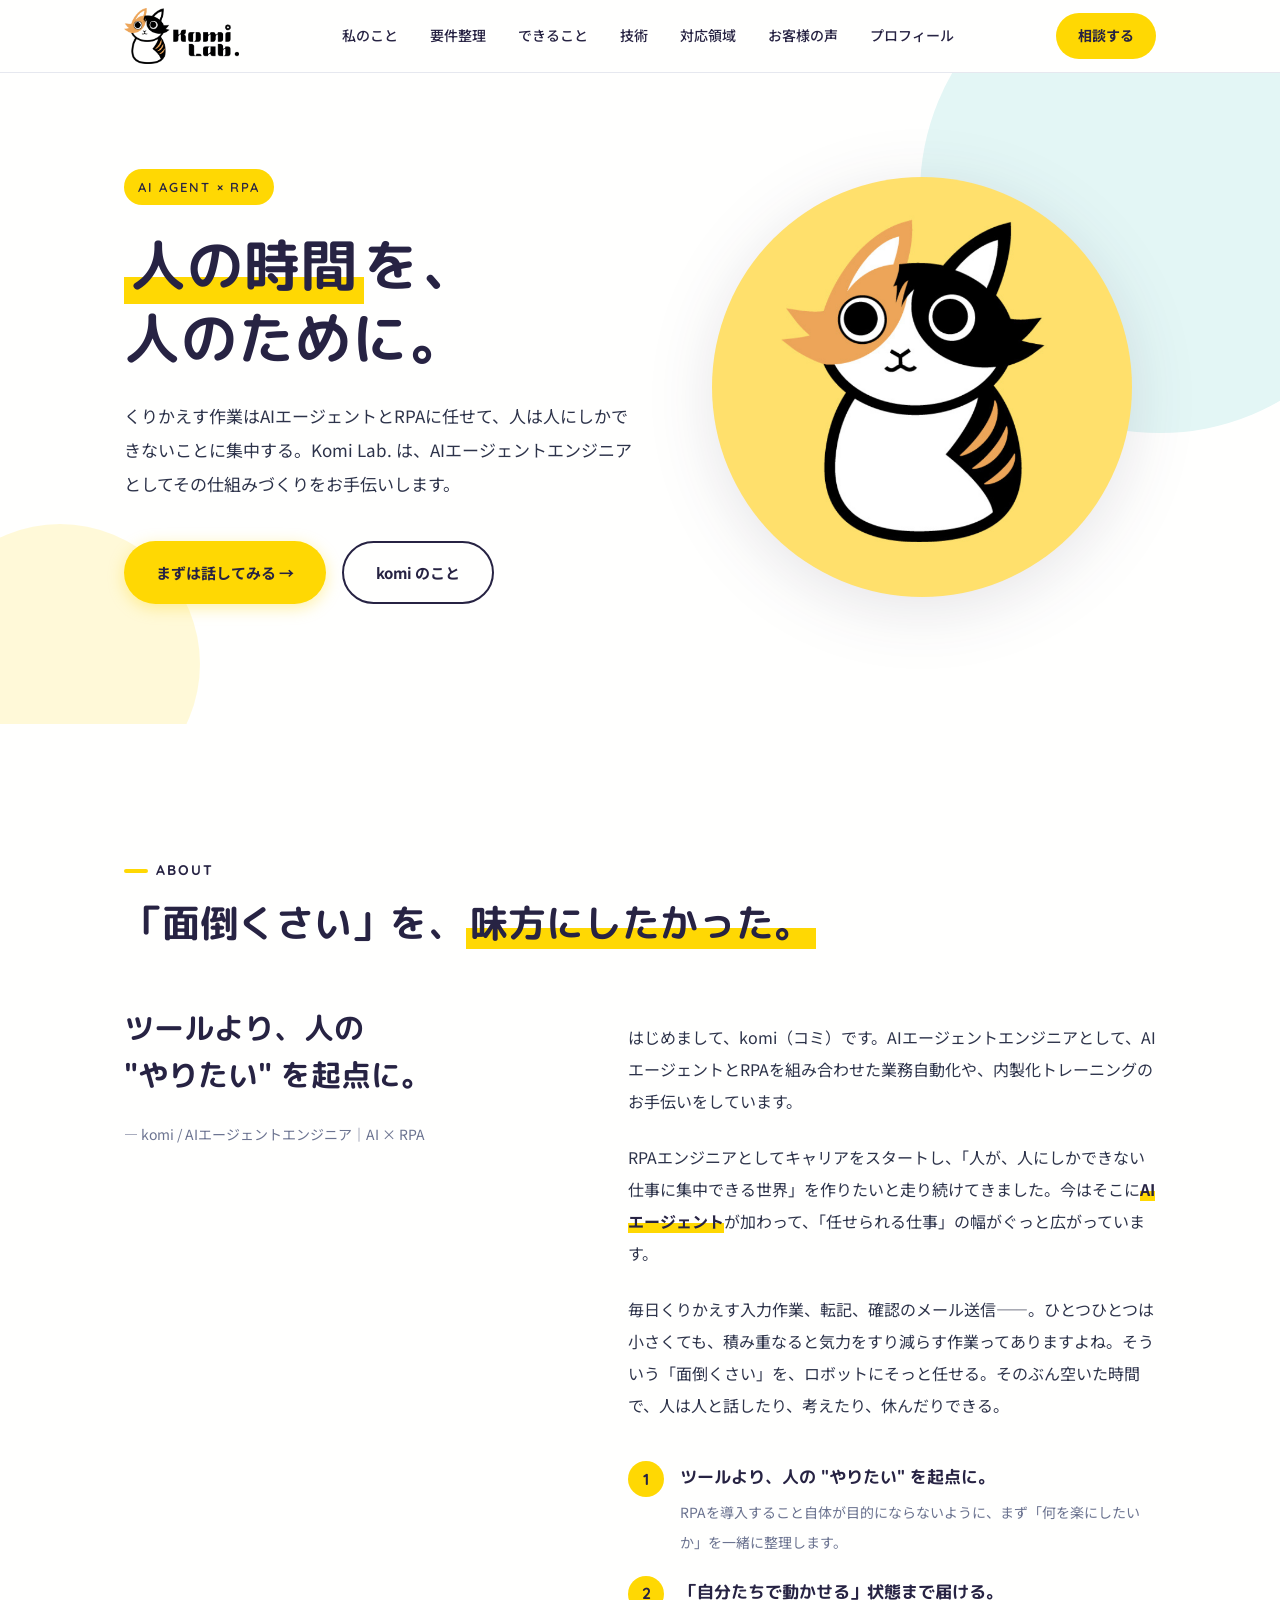
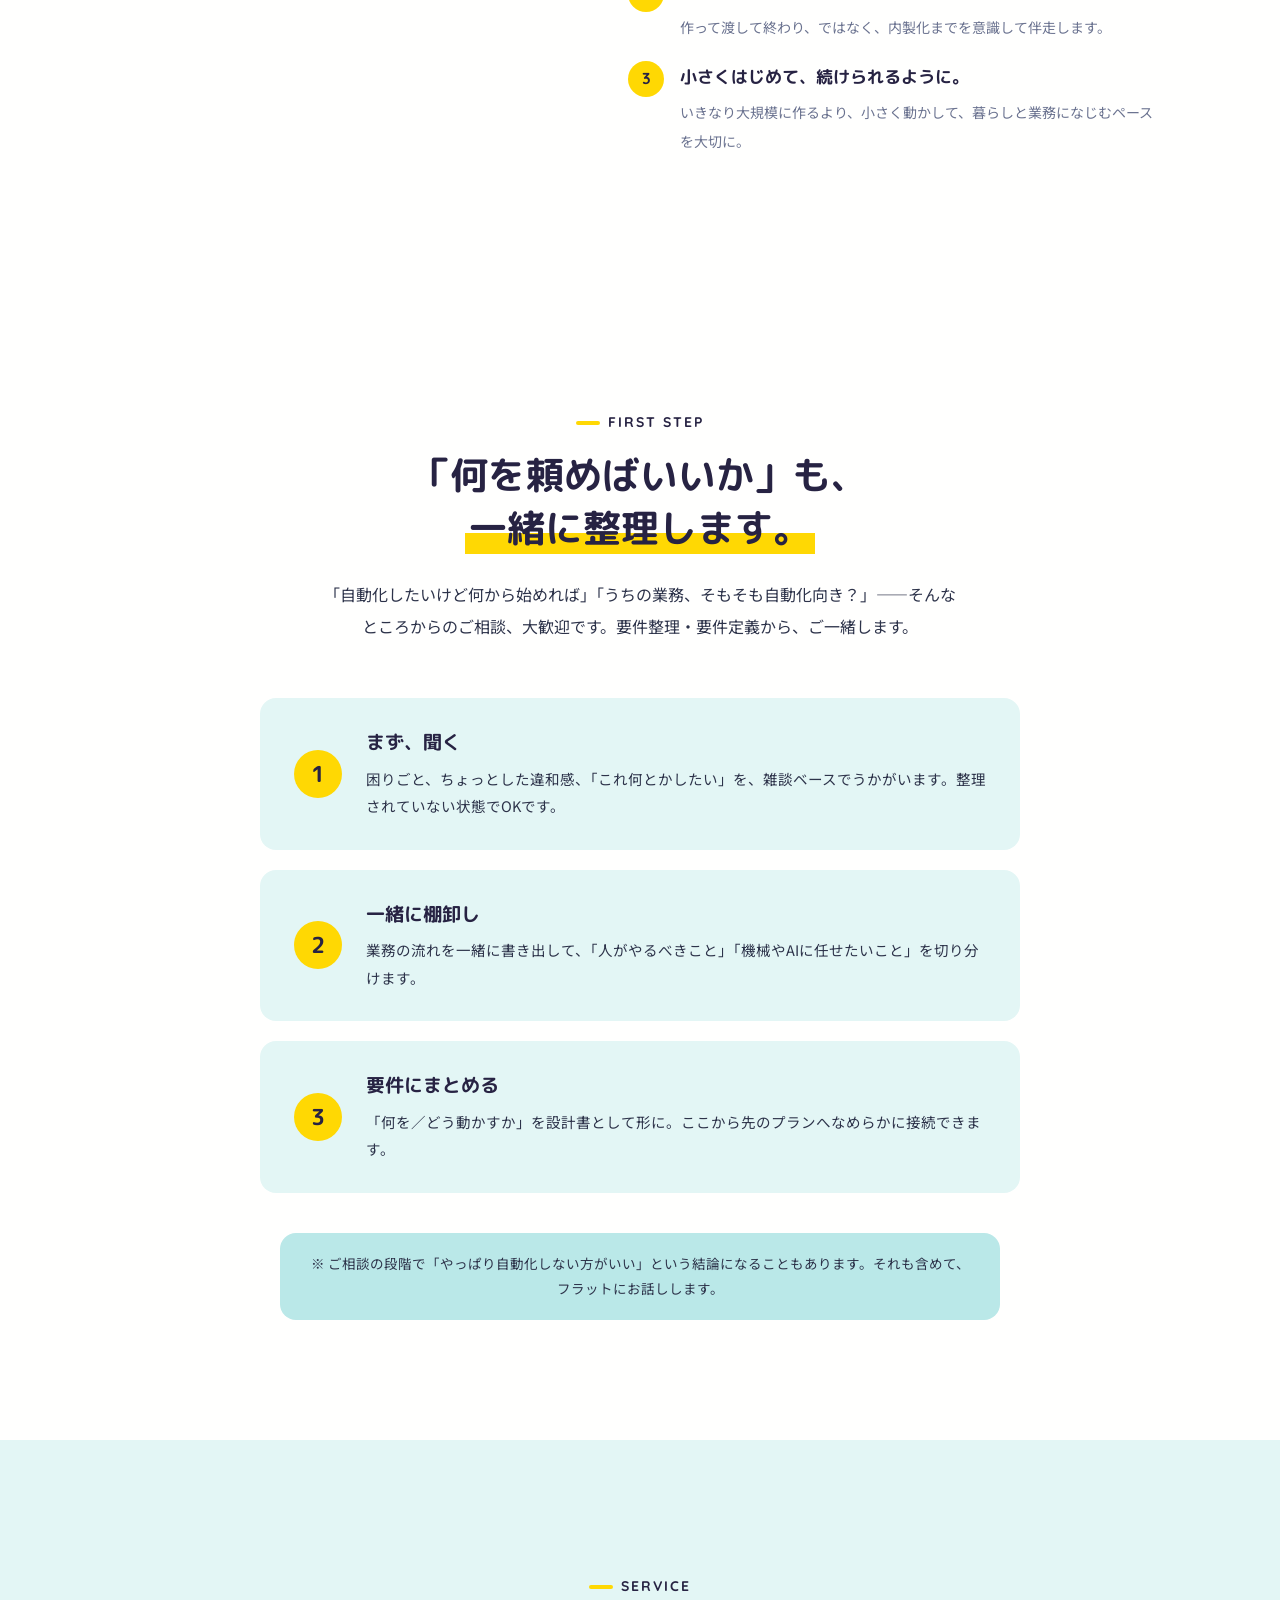
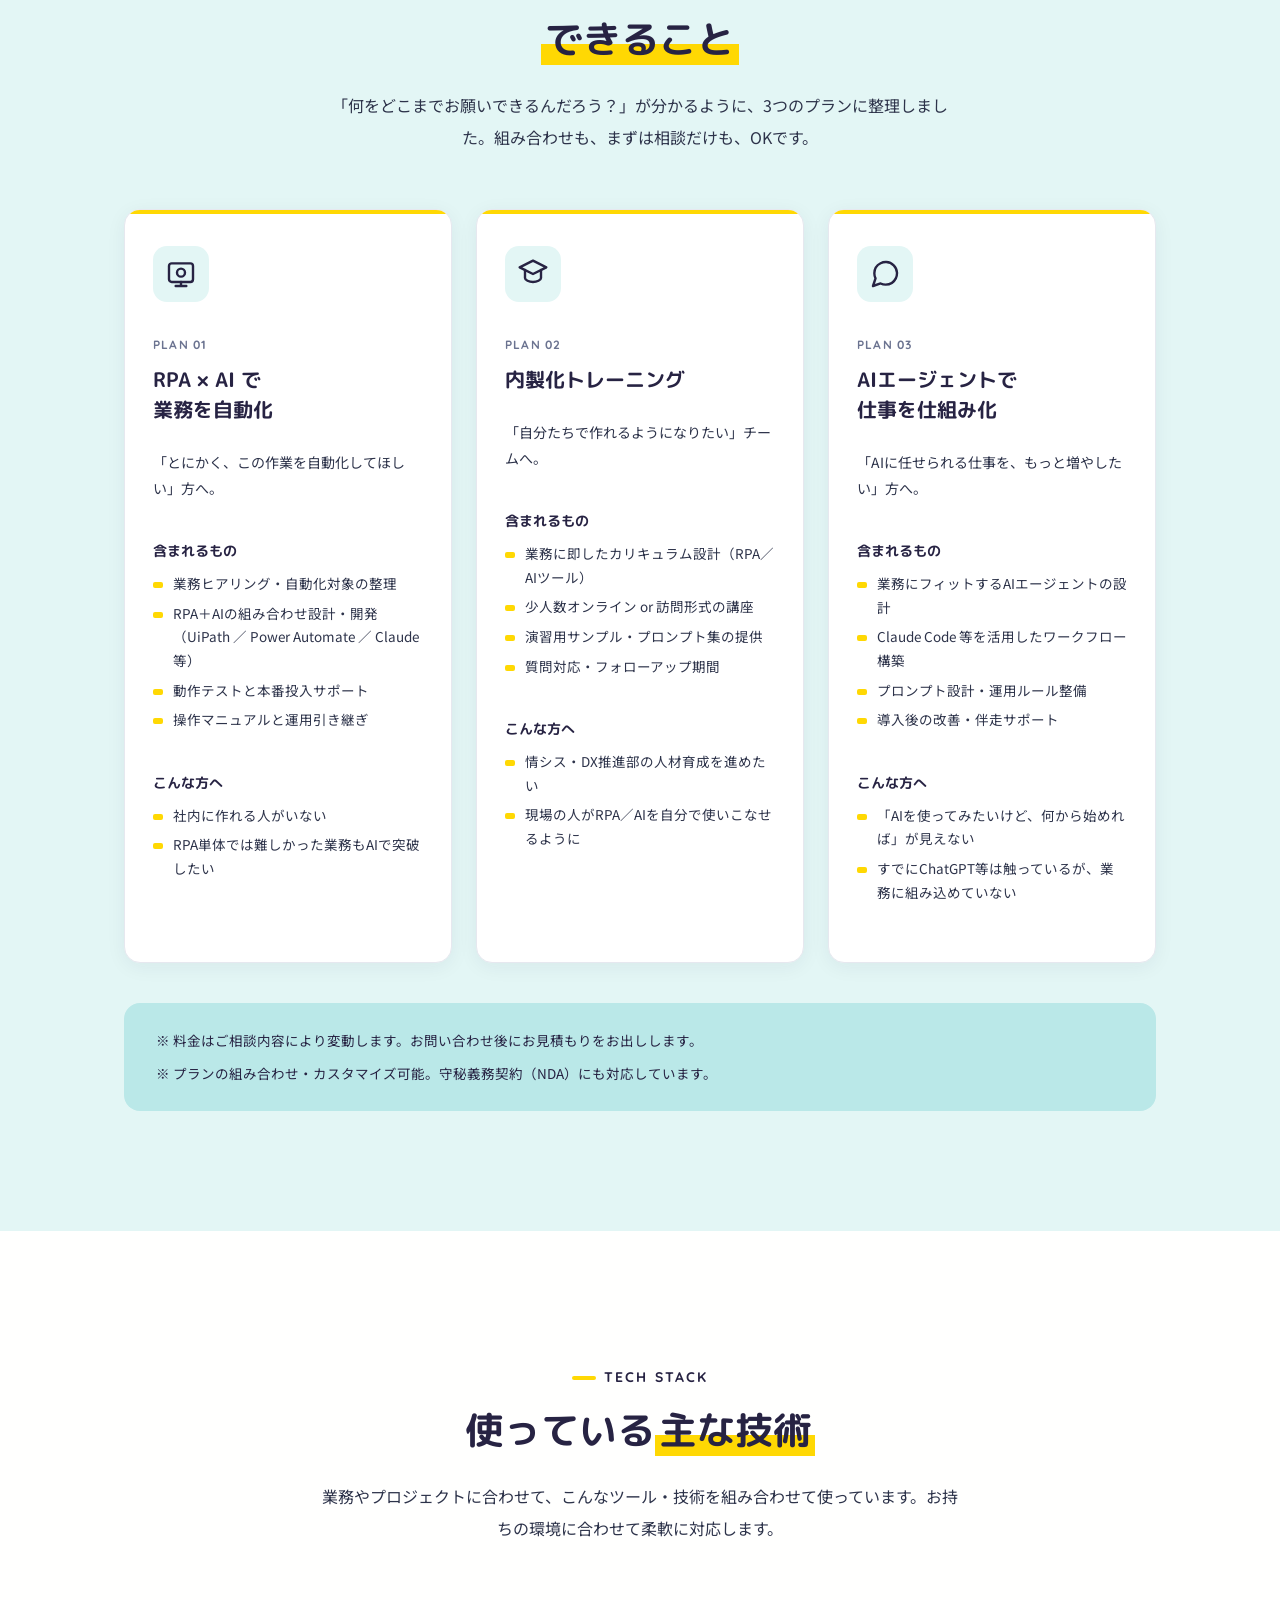
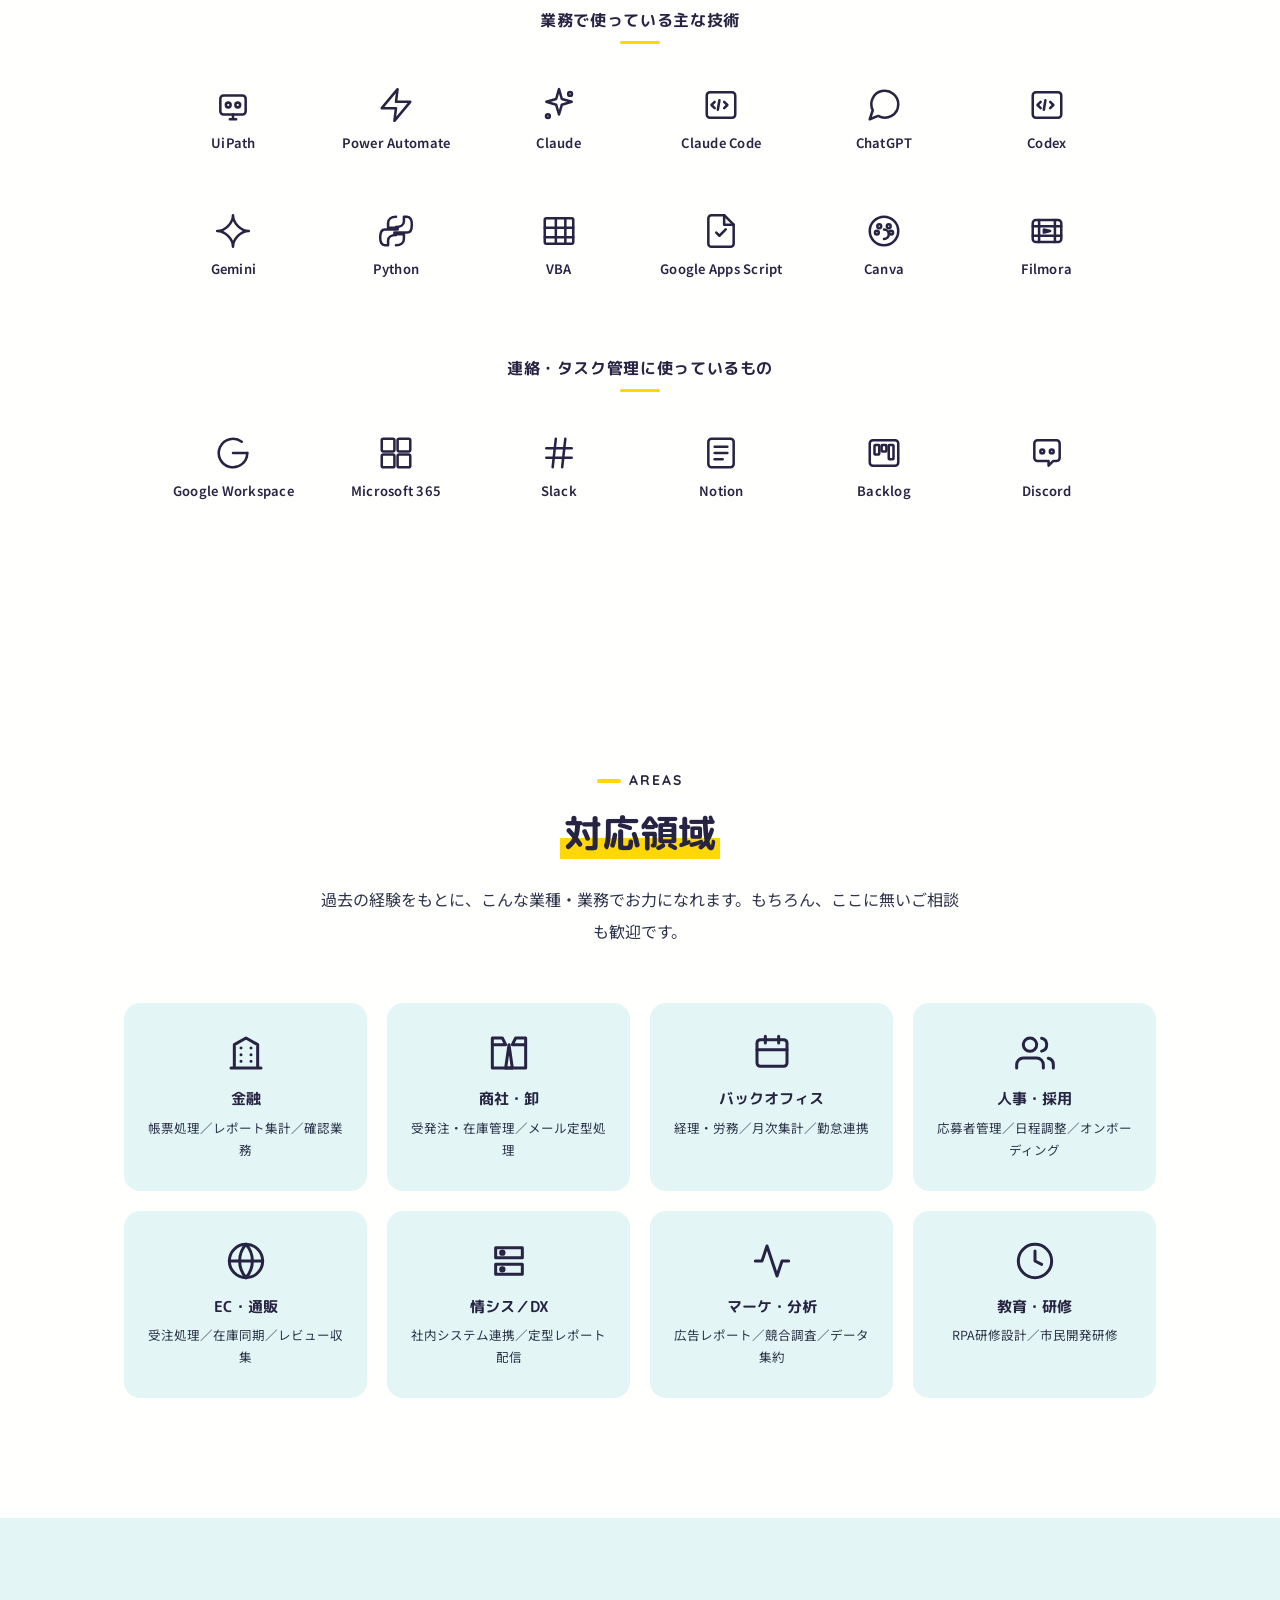
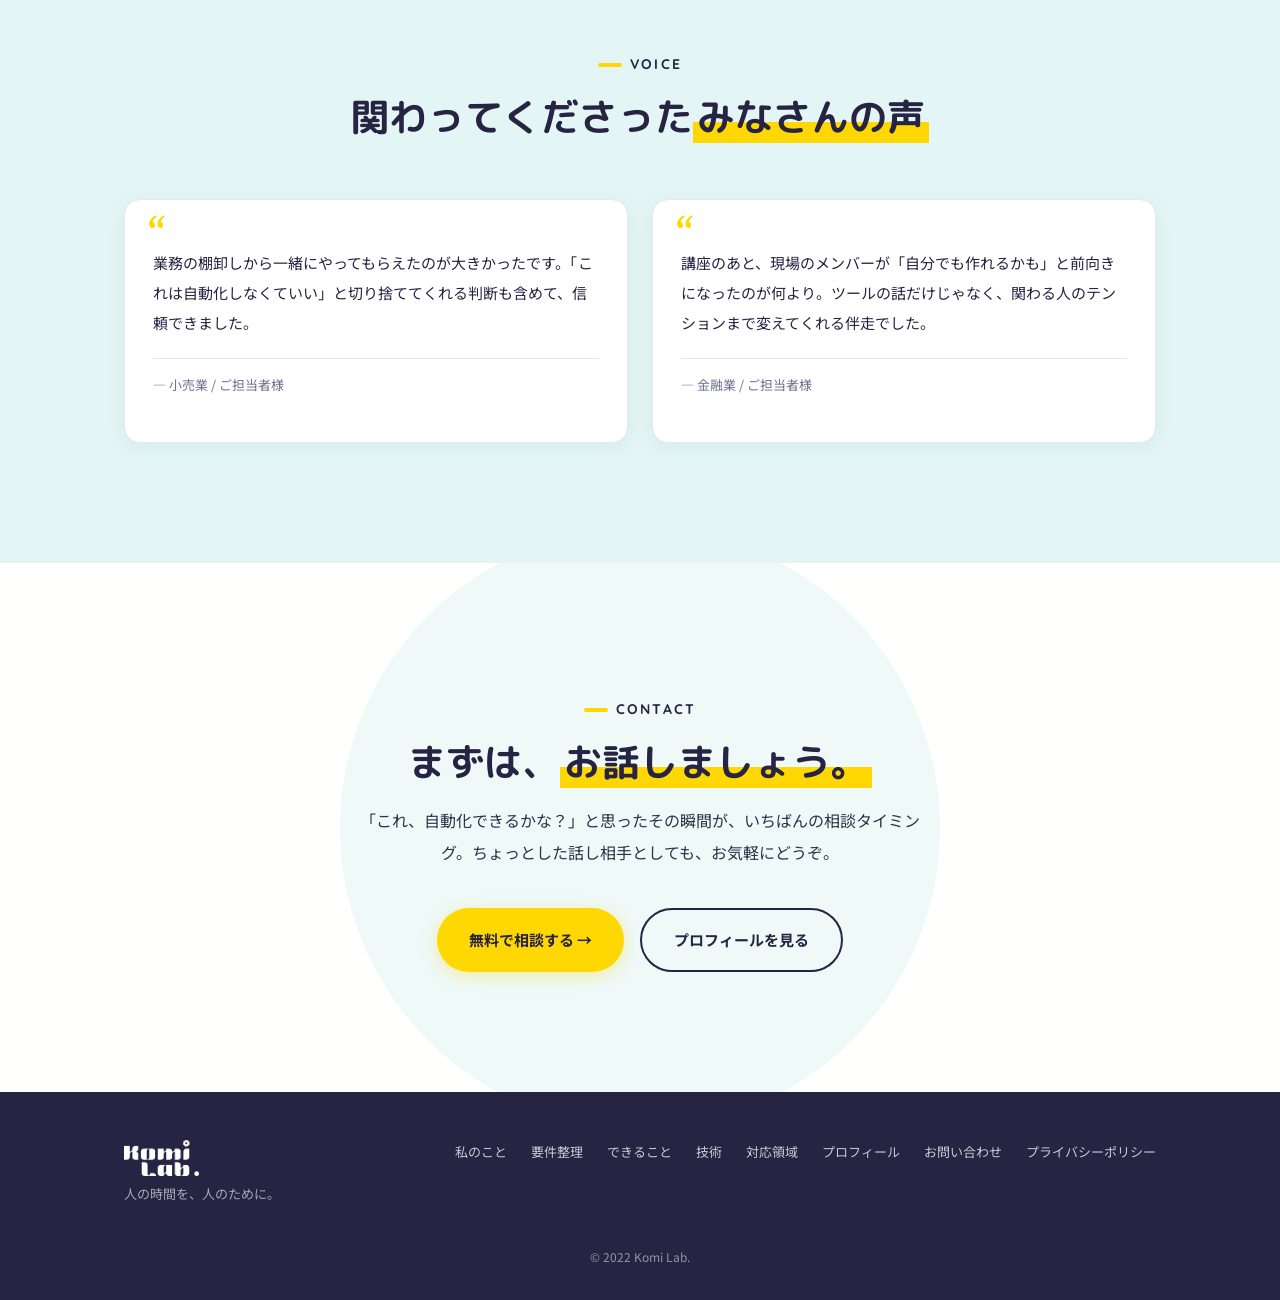
<file: mock-v2/index.html>
<!DOCTYPE html>
<html lang="ja">
<head>
<meta charset="UTF-8">
<meta name="viewport" content="width=device-width, initial-scale=1.0">
<title>Komi Lab. — 人の時間を、人のために。</title>
<meta name="description" content="AIエージェントとRPAで、人にしかできない仕事に集中できる毎日を。Komi Lab.（コミラボ）は、AIエージェント構築・RPA開発代行・内製化トレーニングを提供しています。">
<link rel="preconnect" href="https://fonts.googleapis.com">
<link rel="preconnect" href="https://fonts.gstatic.com" crossorigin>
<link href="https://fonts.googleapis.com/css2?family=Noto+Sans+JP:wght@400;500;700&family=M+PLUS+Rounded+1c:wght@500;700&family=Klee+One:wght@400;600&family=Quicksand:wght@500;600;700&display=swap" rel="stylesheet">
<link rel="stylesheet" href="assets/css/style.css?v=20260730a">
</head>
<body>

<header class="header">
  <div class="header__inner">
    <a href="#" class="header__logo header__logo--img" aria-label="Komi Lab.">
      <img src="../assets/img/KomiLab-logo透過.png" alt="Komi Lab.">
    </a>
    <nav class="header__nav" id="globalNav">
      <a href="#about">私のこと</a>
      <a href="#prep">要件整理</a>
      <a href="#service">できること</a>
      <a href="#tech">技術</a>
      <a href="#areas">対応領域</a>
      <a href="#voice">お客様の声</a>
      <a href="profile.html">プロフィール</a>
    </nav>
    <a href="#contact" class="header__cta">相談する</a>
    <button class="header__burger" id="burger" aria-label="メニューを開く">
      <span></span><span></span><span></span>
    </button>
  </div>
</header>

<section class="hero">
  <div class="hero__inner">
    <div class="hero__copy fade-in">
      <span class="hero__tag">AI AGENT × RPA</span>
      <h1 class="hero__title"><span class="hero__title-em">人の時間</span>を、<br>人のために。</h1>
      <p class="hero__lead">
        くりかえす作業はAIエージェントとRPAに任せて、人は人にしかできないことに集中する。Komi Lab. は、AIエージェントエンジニアとしてその仕組みづくりをお手伝いします。
      </p>
      <div class="hero__ctas">
        <a href="#contact" class="btn btn--primary">まずは話してみる →</a>
        <a href="#about" class="btn btn--ghost">komi のこと</a>
      </div>
    </div>
    <div class="hero__visual fade-in">
      <img class="hero__avatar hero__avatar--img" src="../assets/img/komi-cat.png" alt="Komi Lab. キャラクター" loading="eager">
      <!-- フォールバックSVG（画像が無い場合に表示） -->
      <svg class="hero__avatar hero__avatar--svg" viewBox="0 0 420 420" xmlns="http://www.w3.org/2000/svg" style="display:none;">
        <defs>
          <linearGradient id="bgGradV2" x1="0" y1="0" x2="1" y2="1">
            <stop offset="0%" stop-color="#e3f6f5"/>
            <stop offset="100%" stop-color="#bae8e8"/>
          </linearGradient>
        </defs>
        <circle cx="210" cy="210" r="200" fill="url(#bgGradV2)"/>
        <!-- 装飾ドット -->
        <circle cx="80" cy="120" r="6" fill="#ffd803"/>
        <circle cx="340" cy="100" r="5" fill="#272343" opacity="0.6"/>
        <circle cx="360" cy="300" r="5" fill="#ffd803"/>
        <circle cx="60" cy="310" r="4" fill="#272343" opacity="0.5"/>
        <!-- 髪 -->
        <path d="M 130 175 Q 130 110 210 105 Q 290 110 290 175 L 290 200 Q 290 185 270 180 L 150 180 Q 130 185 130 200 Z" fill="#272343"/>
        <!-- 顔 -->
        <ellipse cx="210" cy="200" rx="68" ry="78" fill="#fce3c2"/>
        <!-- 前髪 -->
        <path d="M 145 175 Q 175 145 210 150 Q 245 145 275 175 Q 270 165 250 160 Q 230 168 210 168 Q 190 168 170 160 Q 150 165 145 175 Z" fill="#272343"/>
        <!-- 目 -->
        <circle cx="188" cy="205" r="4" fill="#272343"/>
        <circle cx="232" cy="205" r="4" fill="#272343"/>
        <!-- ほっぺ -->
        <circle cx="175" cy="225" r="8" fill="#ffd803" opacity="0.55"/>
        <circle cx="245" cy="225" r="8" fill="#ffd803" opacity="0.55"/>
        <!-- 口 -->
        <path d="M 200 240 Q 210 248 220 240" stroke="#272343" stroke-width="2.5" fill="none" stroke-linecap="round"/>
        <!-- 体（黄色シャツ） -->
        <path d="M 130 320 Q 130 290 165 280 L 255 280 Q 290 290 290 320 L 290 360 L 130 360 Z" fill="#ffd803"/>
        <!-- 襟 -->
        <path d="M 195 280 L 210 300 L 225 280 Z" fill="#fce3c2"/>
        <!-- 歯車（左下） -->
        <g transform="translate(80, 260)" opacity="0.85">
          <circle r="22" fill="none" stroke="#272343" stroke-width="2.5"/>
          <circle r="6" fill="#272343"/>
          <g stroke="#272343" stroke-width="2.5" stroke-linecap="round">
            <line x1="0" y1="-22" x2="0" y2="-30"/>
            <line x1="0" y1="22" x2="0" y2="30"/>
            <line x1="-22" y1="0" x2="-30" y2="0"/>
            <line x1="22" y1="0" x2="30" y2="0"/>
          </g>
        </g>
        <!-- 小さい黄色ドット -->
        <g transform="translate(345, 220)" opacity="0.9">
          <circle r="14" fill="#ffd803"/>
          <circle r="4" fill="#272343"/>
        </g>
      </svg>
    </div>
  </div>
</section>

<section class="section" id="about">
  <div class="container">
    <p class="section__label fade-in">About</p>
    <h2 class="section__title fade-in">
      「面倒くさい」を、<span class="section__title-accent">味方にしたかった。</span>
    </h2>
    <div class="about__grid">
      <div class="about__heading-wrap fade-in">
        <p class="about__heading">
          ツールより、人の<br>"やりたい" を起点に。
        </p>
        <p style="color: var(--text-sub); font-size: 14px;">— komi / AIエージェントエンジニア｜AI × RPA</p>
      </div>
      <div class="about__body fade-in">
        <p class="about__lead">
          はじめまして、komi（コミ）です。AIエージェントエンジニアとして、AIエージェントとRPAを組み合わせた業務自動化や、内製化トレーニングのお手伝いをしています。
        </p>
        <p class="about__lead">
          RPAエンジニアとしてキャリアをスタートし、「人が、人にしかできない仕事に集中できる世界」を作りたいと走り続けてきました。今はそこに<strong>AIエージェント</strong>が加わって、「任せられる仕事」の幅がぐっと広がっています。
        </p>
        <p class="about__lead">
          毎日くりかえす入力作業、転記、確認のメール送信——。ひとつひとつは小さくても、積み重なると気力をすり減らす作業ってありますよね。そういう「面倒くさい」を、ロボットにそっと任せる。そのぶん空いた時間で、人は人と話したり、考えたり、休んだりできる。
        </p>

        <ul class="about__values">
          <li>
            <span class="about__values-num">1</span>
            <div class="about__values-text">
              <strong>ツールより、人の "やりたい" を起点に。</strong>
              <span>RPAを導入すること自体が目的にならないように、まず「何を楽にしたいか」を一緒に整理します。</span>
            </div>
          </li>
          <li>
            <span class="about__values-num">2</span>
            <div class="about__values-text">
              <strong>「自分たちで動かせる」状態まで届ける。</strong>
              <span>作って渡して終わり、ではなく、内製化までを意識して伴走します。</span>
            </div>
          </li>
          <li>
            <span class="about__values-num">3</span>
            <div class="about__values-text">
              <strong>小さくはじめて、続けられるように。</strong>
              <span>いきなり大規模に作るより、小さく動かして、暮らしと業務になじむペースを大切に。</span>
            </div>
          </li>
        </ul>
      </div>
    </div>
  </div>
</section>

<!-- ====== Prep / 要件整理 ====== -->
<section class="section prep" id="prep">
  <div class="container">
    <p class="section__label fade-in" style="text-align:center; justify-content:center; display:flex;">First Step</p>
    <h2 class="section__title section__title--center fade-in">
      「何を頼めばいいか」も、<br><span class="section__title-accent">一緒に整理します。</span>
    </h2>
    <p class="service__lead fade-in">
      「自動化したいけど何から始めれば」「うちの業務、そもそも自動化向き？」——そんなところからのご相談、大歓迎です。要件整理・要件定義から、ご一緒します。
    </p>

    <ul class="prep-steps">
      <li class="prep-step fade-in">
        <div class="prep-step__badge">1</div>
        <div class="prep-step__body">
          <h3 class="prep-step__title">まず、聞く</h3>
          <p class="prep-step__desc">困りごと、ちょっとした違和感、「これ何とかしたい」を、雑談ベースでうかがいます。整理されていない状態でOKです。</p>
        </div>
      </li>
      <li class="prep-step fade-in">
        <div class="prep-step__badge">2</div>
        <div class="prep-step__body">
          <h3 class="prep-step__title">一緒に棚卸し</h3>
          <p class="prep-step__desc">業務の流れを一緒に書き出して、「人がやるべきこと」「機械やAIに任せたいこと」を切り分けます。</p>
        </div>
      </li>
      <li class="prep-step fade-in">
        <div class="prep-step__badge">3</div>
        <div class="prep-step__body">
          <h3 class="prep-step__title">要件にまとめる</h3>
          <p class="prep-step__desc">「何を／どう動かすか」を設計書として形に。ここから先のプランへなめらかに接続できます。</p>
        </div>
      </li>
    </ul>

    <p class="prep__note fade-in">
      ※ ご相談の段階で「やっぱり自動化しない方がいい」という結論になることもあります。それも含めて、フラットにお話しします。
    </p>
  </div>
</section>

<section class="section section--soft" id="service">
  <div class="container">
    <p class="section__label fade-in" style="text-align:center; justify-content:center; display:flex;">Service</p>
    <h2 class="section__title section__title--center fade-in">
      <span class="section__title-accent">できること</span>
    </h2>
    <p class="service__lead fade-in">
      「何をどこまでお願いできるんだろう？」が分かるように、3つのプランに整理しました。組み合わせも、まずは相談だけも、OKです。
    </p>

    <div class="service__cards">
      <div class="service-card fade-in">
        <svg class="service-card__icon" viewBox="0 0 24 24" fill="none" stroke="currentColor" stroke-width="1.8" stroke-linecap="round" stroke-linejoin="round">
          <rect x="3" y="4" width="18" height="14" rx="2"/>
          <path d="M8 21h8M12 18v3"/>
          <circle cx="12" cy="11" r="3"/>
        </svg>
        <p class="service-card__label">PLAN 01</p>
        <h3 class="service-card__title">RPA × AI で<br>業務を自動化</h3>
        <p class="service-card__catch">「とにかく、この作業を自動化してほしい」方へ。</p>
        <p class="service-card__list-title">含まれるもの</p>
        <ul class="service-card__list">
          <li>業務ヒアリング・自動化対象の整理</li>
          <li>RPA＋AIの組み合わせ設計・開発（UiPath ／ Power Automate ／ Claude 等）</li>
          <li>動作テストと本番投入サポート</li>
          <li>操作マニュアルと運用引き継ぎ</li>
        </ul>
        <p class="service-card__list-title">こんな方へ</p>
        <ul class="service-card__list">
          <li>社内に作れる人がいない</li>
          <li>RPA単体では難しかった業務もAIで突破したい</li>
        </ul>
      </div>

      <div class="service-card fade-in">
        <svg class="service-card__icon" viewBox="0 0 24 24" fill="none" stroke="currentColor" stroke-width="1.8" stroke-linecap="round" stroke-linejoin="round">
          <path d="M2 7l10-5 10 5-10 5L2 7z"/>
          <path d="M6 9v6c0 1.5 3 3 6 3s6-1.5 6-3V9"/>
        </svg>
        <p class="service-card__label">PLAN 02</p>
        <h3 class="service-card__title">内製化トレーニング</h3>
        <p class="service-card__catch">「自分たちで作れるようになりたい」チームへ。</p>
        <p class="service-card__list-title">含まれるもの</p>
        <ul class="service-card__list">
          <li>業務に即したカリキュラム設計（RPA／AIツール）</li>
          <li>少人数オンライン or 訪問形式の講座</li>
          <li>演習用サンプル・プロンプト集の提供</li>
          <li>質問対応・フォローアップ期間</li>
        </ul>
        <p class="service-card__list-title">こんな方へ</p>
        <ul class="service-card__list">
          <li>情シス・DX推進部の人材育成を進めたい</li>
          <li>現場の人がRPA／AIを自分で使いこなせるように</li>
        </ul>
      </div>

      <div class="service-card fade-in">
        <svg class="service-card__icon" viewBox="0 0 24 24" fill="none" stroke="currentColor" stroke-width="1.8" stroke-linecap="round" stroke-linejoin="round">
          <path d="M21 11.5a8.38 8.38 0 0 1-.9 3.8 8.5 8.5 0 0 1-7.6 4.7 8.38 8.38 0 0 1-3.8-.9L3 21l1.9-5.7a8.38 8.38 0 0 1-.9-3.8 8.5 8.5 0 0 1 4.7-7.6 8.38 8.38 0 0 1 3.8-.9h.5a8.48 8.48 0 0 1 8 8v.5z"/>
        </svg>
        <p class="service-card__label">PLAN 03</p>
        <h3 class="service-card__title">AIエージェントで<br>仕事を仕組み化</h3>
        <p class="service-card__catch">「AIに任せられる仕事を、もっと増やしたい」方へ。</p>
        <p class="service-card__list-title">含まれるもの</p>
        <ul class="service-card__list">
          <li>業務にフィットするAIエージェントの設計</li>
          <li>Claude Code 等を活用したワークフロー構築</li>
          <li>プロンプト設計・運用ルール整備</li>
          <li>導入後の改善・伴走サポート</li>
        </ul>
        <p class="service-card__list-title">こんな方へ</p>
        <ul class="service-card__list">
          <li>「AIを使ってみたいけど、何から始めれば」が見えない</li>
          <li>すでにChatGPT等は触っているが、業務に組み込めていない</li>
        </ul>
      </div>
    </div>

    <div class="service__note fade-in">
      <p style="margin:0 0 6px;">※ 料金はご相談内容により変動します。お問い合わせ後にお見積もりをお出しします。</p>
      <p style="margin:0;">※ プランの組み合わせ・カスタマイズ可能。守秘義務契約（NDA）にも対応しています。</p>
    </div>
  </div>
</section>

<!-- ====== Tech Stack ====== -->
<section class="section" id="tech">
  <div class="container">
    <p class="section__label fade-in" style="text-align:center; justify-content:center; display:flex;">Tech Stack</p>
    <h2 class="section__title section__title--center fade-in">
      使っている<span class="section__title-accent">主な技術</span>
    </h2>
    <p class="service__lead fade-in">
      業務やプロジェクトに合わせて、こんなツール・技術を組み合わせて使っています。お持ちの環境に合わせて柔軟に対応します。
    </p>

    <div class="logo-wall-group">
      <h3 class="logo-wall-group__title">業務で使っている主な技術</h3>
      <div class="logo-wall fade-in">
      <div class="logo-wall__item">
        <svg class="logo-wall__icon" viewBox="0 0 24 24" fill="none" stroke="currentColor" stroke-width="1.6" stroke-linecap="round" stroke-linejoin="round"><rect x="4" y="6" width="16" height="12" rx="2"/><circle cx="9" cy="12" r="1.5"/><circle cx="15" cy="12" r="1.5"/><path d="M12 18v3M10 21h4"/></svg>
        <span class="logo-wall__name">UiPath</span>
      </div>
      <div class="logo-wall__item">
        <svg class="logo-wall__icon" viewBox="0 0 24 24" fill="none" stroke="currentColor" stroke-width="1.6" stroke-linecap="round" stroke-linejoin="round"><polygon points="13 2 3 14 12 14 11 22 21 10 12 10 13 2"/></svg>
        <span class="logo-wall__name">Power Automate</span>
      </div>
      <div class="logo-wall__item">
        <svg class="logo-wall__icon" viewBox="0 0 24 24" fill="none" stroke="currentColor" stroke-width="1.6" stroke-linecap="round" stroke-linejoin="round"><path d="M12 2l1.8 6.2L20 10l-6.2 1.8L12 18l-1.8-6.2L4 10l6.2-1.8z"/><circle cx="19" cy="5" r="1.2"/><circle cx="5" cy="19" r="1.2"/></svg>
        <span class="logo-wall__name">Claude</span>
      </div>
      <div class="logo-wall__item">
        <svg class="logo-wall__icon" viewBox="0 0 24 24" fill="none" stroke="currentColor" stroke-width="1.6" stroke-linecap="round" stroke-linejoin="round"><rect x="3" y="4" width="18" height="16" rx="2"/><polyline points="8 10 6 12 8 14"/><polyline points="14 10 16 12 14 14"/><line x1="11" y1="9" x2="10" y2="15"/></svg>
        <span class="logo-wall__name">Claude Code</span>
      </div>
      <div class="logo-wall__item">
        <svg class="logo-wall__icon" viewBox="0 0 24 24" fill="none" stroke="currentColor" stroke-width="1.6" stroke-linecap="round" stroke-linejoin="round"><path d="M21 11.5a8.5 8.5 0 0 1-12.7 7.4L3 21l1.9-5.7A8.5 8.5 0 1 1 21 11.5z"/></svg>
        <span class="logo-wall__name">ChatGPT</span>
      </div>
      <div class="logo-wall__item">
        <svg class="logo-wall__icon" viewBox="0 0 24 24" fill="none" stroke="currentColor" stroke-width="1.6" stroke-linecap="round" stroke-linejoin="round"><rect x="3" y="4" width="18" height="16" rx="2"/><polyline points="8 10 6 12 8 14"/><polyline points="14 10 16 12 14 14"/><line x1="11" y1="9" x2="10" y2="15"/></svg>
        <span class="logo-wall__name">Codex</span>
      </div>
      <div class="logo-wall__item">
        <svg class="logo-wall__icon" viewBox="0 0 24 24" fill="none" stroke="currentColor" stroke-width="1.6" stroke-linecap="round" stroke-linejoin="round"><path d="M12 2c0 5 5 10 10 10-5 0-10 5-10 10 0-5-5-10-10-10 5 0 10-5 10-10z"/></svg>
        <span class="logo-wall__name">Gemini</span>
      </div>
      <div class="logo-wall__item">
        <svg class="logo-wall__icon" viewBox="0 0 24 24" fill="none" stroke="currentColor" stroke-width="1.6" stroke-linecap="round" stroke-linejoin="round"><path d="M12 3c-3 0-5 1.5-5 4v3h6v1H5c-2 0-3 2-3 5s1 5 3 5h2v-3c0-2 2-3.5 5-3.5"/><path d="M12 21c3 0 5-1.5 5-4v-3h-6v-1h8c2 0 3-2 3-5s-1-5-3-5h-2v3c0 2-2 3.5-5 3.5"/></svg>
        <span class="logo-wall__name">Python</span>
      </div>
<div class="logo-wall__item">
        <svg class="logo-wall__icon" viewBox="0 0 24 24" fill="none" stroke="currentColor" stroke-width="1.6" stroke-linecap="round" stroke-linejoin="round"><rect x="3" y="4" width="18" height="16" rx="1"/><path d="M3 10h18M3 16h18M10 4v16M16 4v16"/></svg>
        <span class="logo-wall__name">VBA</span>
      </div>
      <div class="logo-wall__item">
        <svg class="logo-wall__icon" viewBox="0 0 24 24" fill="none" stroke="currentColor" stroke-width="1.6" stroke-linecap="round" stroke-linejoin="round"><path d="M14 2H6a2 2 0 0 0-2 2v16a2 2 0 0 0 2 2h12a2 2 0 0 0 2-2V8z"/><polyline points="14 2 14 8 20 8"/><polyline points="9 13 11 15 15 11"/></svg>
        <span class="logo-wall__name">Google Apps Script</span>
      </div>
      <div class="logo-wall__item">
        <svg class="logo-wall__icon" viewBox="0 0 24 24" fill="none" stroke="currentColor" stroke-width="1.6" stroke-linecap="round" stroke-linejoin="round"><circle cx="12" cy="12" r="9"/><circle cx="9" cy="9" r="1.2"/><circle cx="15" cy="9" r="1.2"/><circle cx="16.5" cy="13" r="1.2"/><circle cx="7.5" cy="13" r="1.2"/><path d="M12 17a3 3 0 0 0 0-6"/></svg>
        <span class="logo-wall__name">Canva</span>
      </div>
      <div class="logo-wall__item">
        <svg class="logo-wall__icon" viewBox="0 0 24 24" fill="none" stroke="currentColor" stroke-width="1.6" stroke-linecap="round" stroke-linejoin="round"><rect x="3" y="5" width="18" height="14" rx="2"/><path d="M3 9h18M3 15h18M7 5v14M17 5v14"/><polygon points="10 11 14 12 10 13" fill="currentColor"/></svg>
        <span class="logo-wall__name">Filmora</span>
      </div>
      </div>
    </div>

    <div class="logo-wall-group">
      <h3 class="logo-wall-group__title">連絡・タスク管理に使っているもの</h3>
      <div class="logo-wall fade-in">
      <div class="logo-wall__item">
        <svg class="logo-wall__icon" viewBox="0 0 24 24" fill="none" stroke="currentColor" stroke-width="1.6" stroke-linecap="round" stroke-linejoin="round"><path d="M21 12a9 9 0 1 1-3.5-7.1"/><path d="M12 12h9"/></svg>
        <span class="logo-wall__name">Google Workspace</span>
      </div>
      <div class="logo-wall__item">
        <svg class="logo-wall__icon" viewBox="0 0 24 24" fill="none" stroke="currentColor" stroke-width="1.6" stroke-linecap="round" stroke-linejoin="round"><rect x="3" y="3" width="8" height="8" rx="1"/><rect x="13" y="3" width="8" height="8" rx="1"/><rect x="3" y="13" width="8" height="8" rx="1"/><rect x="13" y="13" width="8" height="8" rx="1"/></svg>
        <span class="logo-wall__name">Microsoft 365</span>
      </div>
      <div class="logo-wall__item">
        <svg class="logo-wall__icon" viewBox="0 0 24 24" fill="none" stroke="currentColor" stroke-width="1.6" stroke-linecap="round" stroke-linejoin="round"><line x1="4" y1="9" x2="20" y2="9"/><line x1="4" y1="15" x2="20" y2="15"/><line x1="10" y1="3" x2="8" y2="21"/><line x1="16" y1="3" x2="14" y2="21"/></svg>
        <span class="logo-wall__name">Slack</span>
      </div>
      <div class="logo-wall__item">
        <svg class="logo-wall__icon" viewBox="0 0 24 24" fill="none" stroke="currentColor" stroke-width="1.6" stroke-linecap="round" stroke-linejoin="round"><rect x="4" y="3" width="16" height="18" rx="2"/><line x1="8" y1="8" x2="16" y2="8"/><line x1="8" y1="12" x2="16" y2="12"/><line x1="8" y1="16" x2="13" y2="16"/></svg>
        <span class="logo-wall__name">Notion</span>
      </div>
      <div class="logo-wall__item">
        <svg class="logo-wall__icon" viewBox="0 0 24 24" fill="none" stroke="currentColor" stroke-width="1.6" stroke-linecap="round" stroke-linejoin="round"><rect x="3" y="4" width="18" height="16" rx="2"/><rect x="6" y="7" width="3" height="6" rx="0.5"/><rect x="10.5" y="7" width="3" height="4" rx="0.5"/><rect x="15" y="7" width="3" height="9" rx="0.5"/></svg>
        <span class="logo-wall__name">Backlog</span>
      </div>
      <div class="logo-wall__item">
        <svg class="logo-wall__icon" viewBox="0 0 24 24" fill="none" stroke="currentColor" stroke-width="1.6" stroke-linecap="round" stroke-linejoin="round"><path d="M4 6c0-1.1.9-2 2-2h12a2 2 0 0 1 2 2v9a2 2 0 0 1-2 2h-2l-3 3v-3H6a2 2 0 0 1-2-2z"/><circle cx="9" cy="11" r="1.2"/><circle cx="15" cy="11" r="1.2"/></svg>
        <span class="logo-wall__name">Discord</span>
      </div>
      </div>
    </div>
  </div>
</section>

<section class="section" id="areas">
  <div class="container">
    <p class="section__label fade-in" style="text-align:center; justify-content:center; display:flex;">Areas</p>
    <h2 class="section__title section__title--center fade-in">
      <span class="section__title-accent">対応領域</span>
    </h2>
    <p class="service__lead fade-in">
      過去の経験をもとに、こんな業種・業務でお力になれます。もちろん、ここに無いご相談も歓迎です。
    </p>

    <div class="areas__grid">
      <div class="area-item fade-in">
        <svg class="area-item__icon" viewBox="0 0 24 24" fill="none" stroke="currentColor" stroke-width="1.8" stroke-linecap="round" stroke-linejoin="round"><path d="M3 21h18M5 21V7l7-4 7 4v14M9 9h.01M15 9h.01M9 13h.01M15 13h.01M9 17h.01M15 17h.01"/></svg>
        <div class="area-item__name">金融</div>
        <div class="area-item__desc">帳票処理／レポート集計／確認業務</div>
      </div>
      <div class="area-item fade-in">
        <svg class="area-item__icon" viewBox="0 0 24 24" fill="none" stroke="currentColor" stroke-width="1.8" stroke-linecap="round" stroke-linejoin="round"><path d="M2 3h6l2 4H2zM22 3h-6l-2 4h8zM12 7l-2 14h4l-2-14z"/><path d="M2 7v14h20V7"/></svg>
        <div class="area-item__name">商社・卸</div>
        <div class="area-item__desc">受発注・在庫管理／メール定型処理</div>
      </div>
      <div class="area-item fade-in">
        <svg class="area-item__icon" viewBox="0 0 24 24" fill="none" stroke="currentColor" stroke-width="1.8" stroke-linecap="round" stroke-linejoin="round"><rect x="3" y="4" width="18" height="16" rx="2"/><path d="M16 2v4M8 2v4M3 10h18"/></svg>
        <div class="area-item__name">バックオフィス</div>
        <div class="area-item__desc">経理・労務／月次集計／勤怠連携</div>
      </div>
      <div class="area-item fade-in">
        <svg class="area-item__icon" viewBox="0 0 24 24" fill="none" stroke="currentColor" stroke-width="1.8" stroke-linecap="round" stroke-linejoin="round"><path d="M17 21v-2a4 4 0 0 0-4-4H5a4 4 0 0 0-4 4v2"/><circle cx="9" cy="7" r="4"/><path d="M23 21v-2a4 4 0 0 0-3-3.87M16 3.13a4 4 0 0 1 0 7.75"/></svg>
        <div class="area-item__name">人事・採用</div>
        <div class="area-item__desc">応募者管理／日程調整／オンボーディング</div>
      </div>
      <div class="area-item fade-in">
        <svg class="area-item__icon" viewBox="0 0 24 24" fill="none" stroke="currentColor" stroke-width="1.8" stroke-linecap="round" stroke-linejoin="round"><circle cx="12" cy="12" r="10"/><path d="M2 12h20M12 2a15 15 0 0 1 0 20M12 2a15 15 0 0 0 0 20"/></svg>
        <div class="area-item__name">EC・通販</div>
        <div class="area-item__desc">受注処理／在庫同期／レビュー収集</div>
      </div>
      <div class="area-item fade-in">
        <svg class="area-item__icon" viewBox="0 0 24 24" fill="none" stroke="currentColor" stroke-width="1.8" stroke-linecap="round" stroke-linejoin="round"><path d="M4 4h16v6H4zM4 14h16v6H4z"/><circle cx="8" cy="7" r="1"/><circle cx="8" cy="17" r="1"/></svg>
        <div class="area-item__name">情シス／DX</div>
        <div class="area-item__desc">社内システム連携／定型レポート配信</div>
      </div>
      <div class="area-item fade-in">
        <svg class="area-item__icon" viewBox="0 0 24 24" fill="none" stroke="currentColor" stroke-width="1.8" stroke-linecap="round" stroke-linejoin="round"><path d="M22 12h-4l-3 9L9 3l-3 9H2"/></svg>
        <div class="area-item__name">マーケ・分析</div>
        <div class="area-item__desc">広告レポート／競合調査／データ集約</div>
      </div>
      <div class="area-item fade-in">
        <svg class="area-item__icon" viewBox="0 0 24 24" fill="none" stroke="currentColor" stroke-width="1.8" stroke-linecap="round" stroke-linejoin="round"><circle cx="12" cy="12" r="10"/><path d="M12 6v6l4 2"/></svg>
        <div class="area-item__name">教育・研修</div>
        <div class="area-item__desc">RPA研修設計／市民開発研修</div>
      </div>
    </div>
  </div>
</section>

<section class="section section--soft" id="voice">
  <div class="container">
    <p class="section__label fade-in" style="text-align:center; justify-content:center; display:flex;">Voice</p>
    <h2 class="section__title section__title--center fade-in">
      関わってくださった<span class="section__title-accent">みなさんの声</span>
    </h2>

    <div class="voice__list">
      <div class="voice-card fade-in">
        <p class="voice-card__text">
          業務の棚卸しから一緒にやってもらえたのが大きかったです。「これは自動化しなくていい」と切り捨ててくれる判断も含めて、信頼できました。
        </p>
        <p class="voice-card__from">— 小売業 / ご担当者様</p>
      </div>
      <div class="voice-card fade-in">
        <p class="voice-card__text">
          講座のあと、現場のメンバーが「自分でも作れるかも」と前向きになったのが何より。ツールの話だけじゃなく、関わる人のテンションまで変えてくれる伴走でした。
        </p>
        <p class="voice-card__from">— 金融業 / ご担当者様</p>
      </div>
    </div>
  </div>
</section>

<section class="section contact" id="contact">
  <div class="container">
    <p class="section__label fade-in" style="text-align:center; justify-content:center; display:flex;">Contact</p>
    <h2 class="contact__title fade-in">
      まずは、<span class="section__title-accent">お話しましょう。</span>
    </h2>
    <p class="contact__lead fade-in">
      「これ、自動化できるかな？」と思ったその瞬間が、いちばんの相談タイミング。ちょっとした話し相手としても、お気軽にどうぞ。
    </p>
    <div class="contact__ctas fade-in">
      <a href="https://forms.gle/31PYNc57BEaf69FNA" target="_blank" rel="noopener" class="btn btn--primary">無料で相談する →</a>
      <a href="profile.html" class="btn btn--ghost">プロフィールを見る</a>
    </div>
  </div>
</section>

<footer class="footer">
  <div class="footer__inner">
    <div>
      <img src="../assets/img/KomiLab-logotype.png" alt="Komi Lab." class="footer__brand-img">
      <div class="footer__tagline">人の時間を、人のために。</div>
    </div>
    <nav class="footer__nav">
      <a href="#about">私のこと</a>
      <a href="#prep">要件整理</a>
      <a href="#service">できること</a>
      <a href="#tech">技術</a>
      <a href="#areas">対応領域</a>
      <a href="profile.html">プロフィール</a>
      <a href="#contact">お問い合わせ</a>
      <a href="privacy.html">プライバシーポリシー</a>
    </nav>
  </div>
  <div class="footer__copyright">© 2022 Komi Lab.</div>
</footer>

<script src="assets/js/main.js"></script>
</body>
</html>
</file>
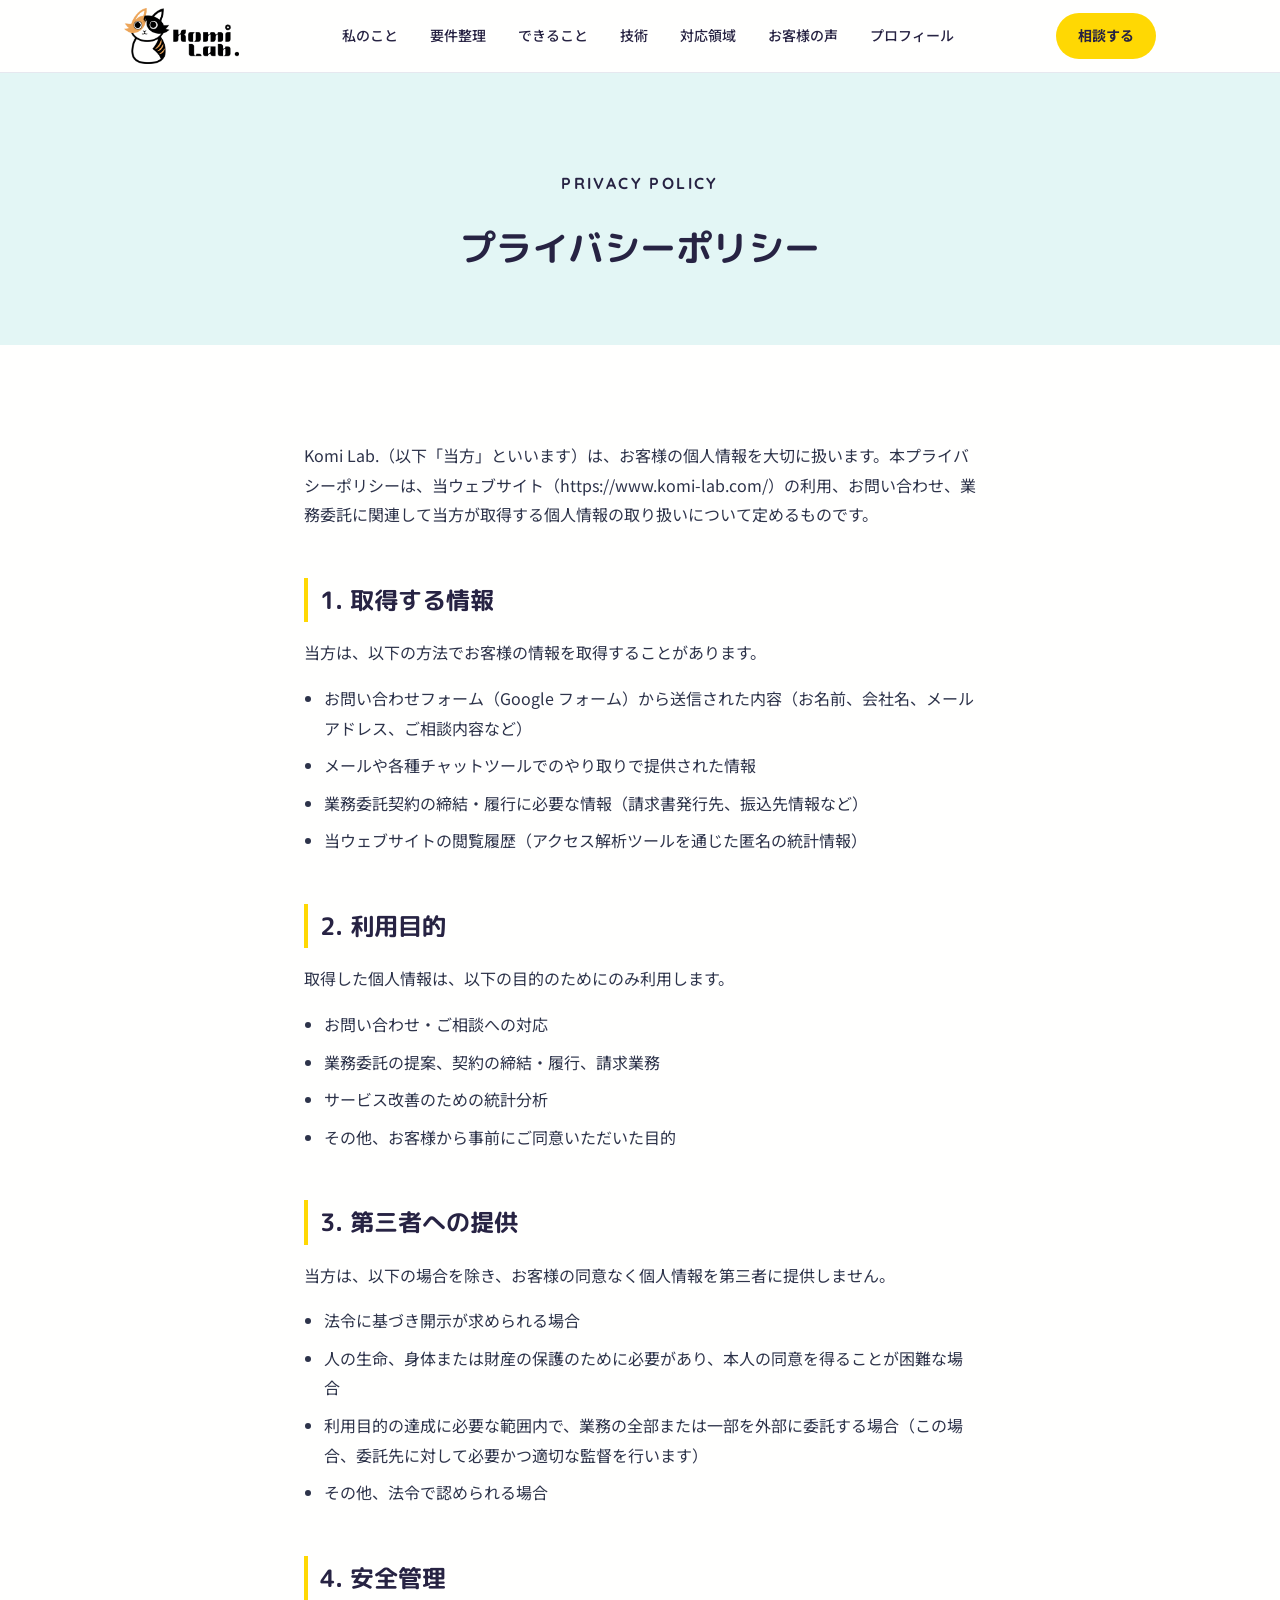
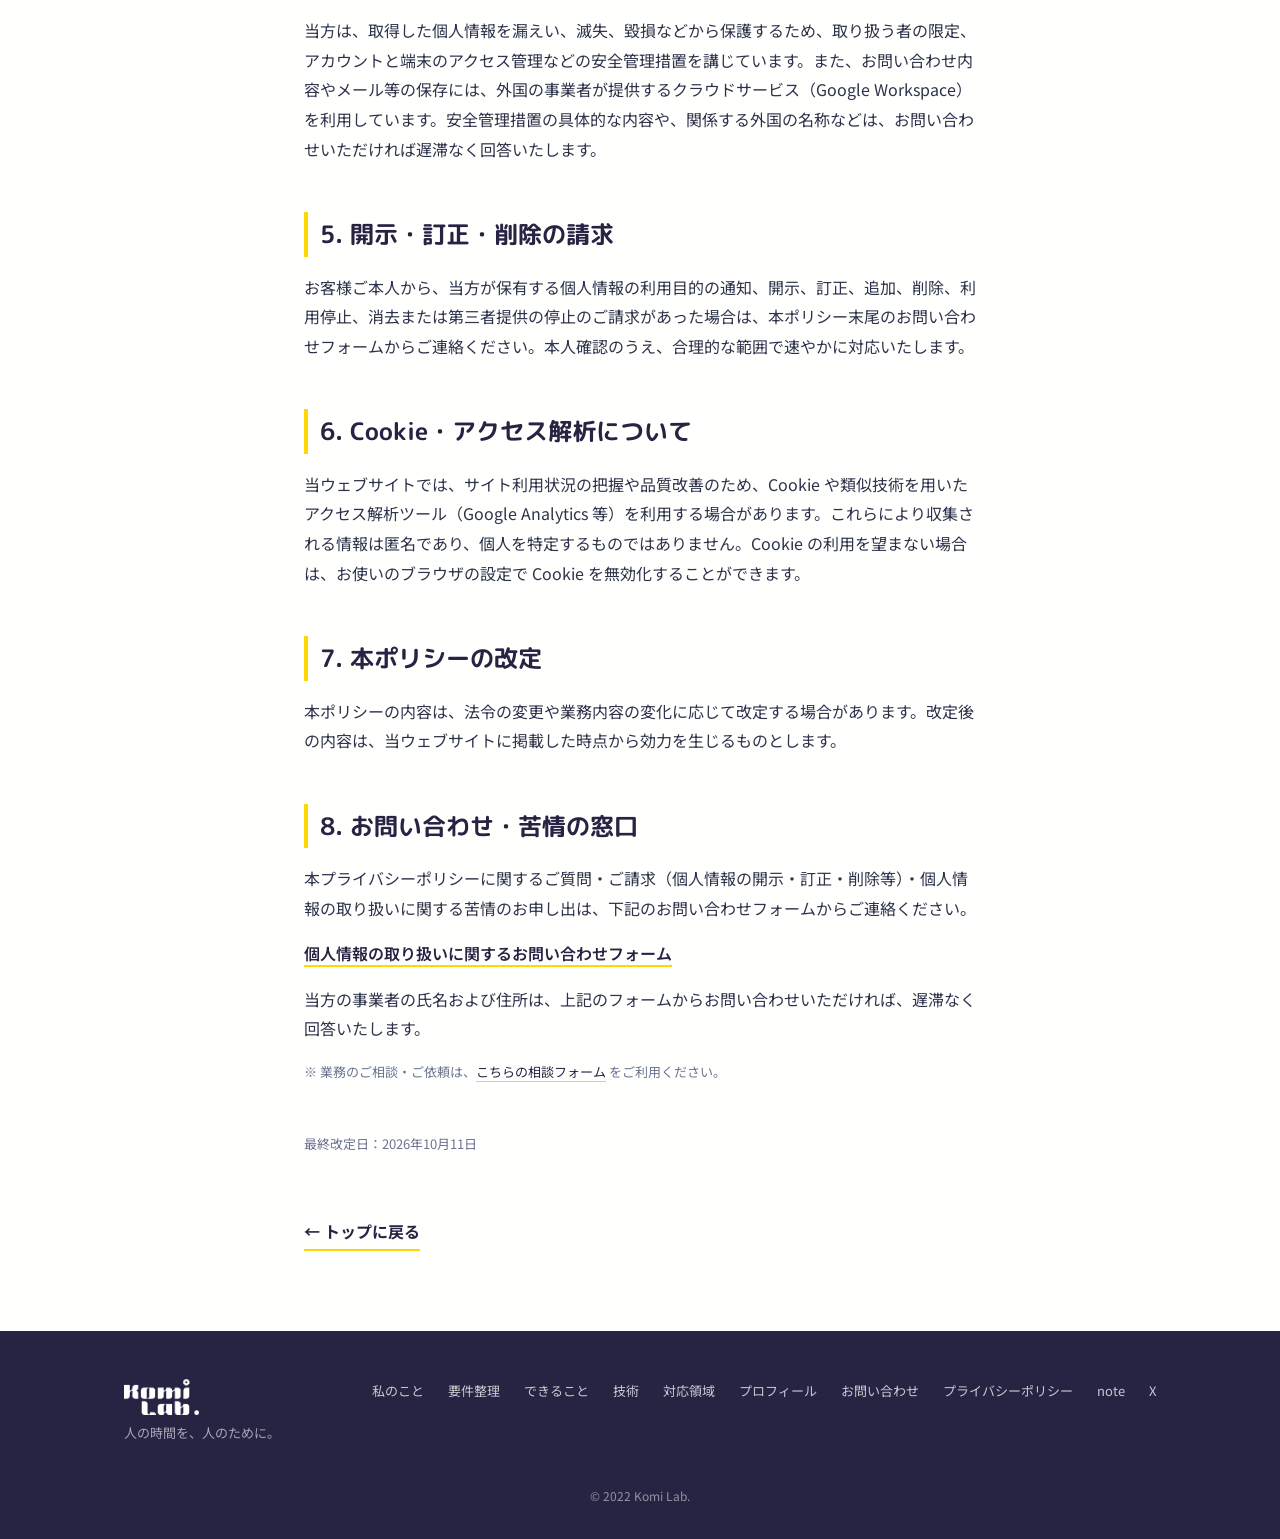
<file: privacy.html>
<!DOCTYPE html>
<html lang="ja">
<head>
<meta charset="UTF-8">
<meta name="viewport" content="width=device-width, initial-scale=1.0">
<title>プライバシーポリシー — Komi Lab.</title>
<meta name="description" content="Komi Lab.（コミラボ）のプライバシーポリシー。お客様の個人情報の取り扱いについて。">
<link rel="icon" href="favicon.ico" sizes="48x48">
<link rel="icon" type="image/png" href="assets/img/favicon-32x32.png" sizes="32x32">
<link rel="icon" type="image/png" href="assets/img/favicon-16x16.png" sizes="16x16">
<link rel="apple-touch-icon" href="assets/img/apple-touch-icon.png">
<link rel="preconnect" href="https://fonts.googleapis.com">
<link rel="preconnect" href="https://fonts.gstatic.com" crossorigin>
<link href="https://fonts.googleapis.com/css2?family=Noto+Sans+JP:wght@400;500;700&family=M+PLUS+Rounded+1c:wght@500;700&family=Klee+One:wght@400;600&family=Quicksand:wght@500;600;700&display=swap" rel="stylesheet">
<link rel="stylesheet" href="assets/css/style.css?v=20260730a">
</head>
<body>

<header class="header">
  <div class="header__inner">
    <a href="index.html" class="header__logo header__logo--img" aria-label="Komi Lab.">
      <img src="assets/img/KomiLab-logo透過.png" alt="Komi Lab.">
    </a>
    <nav class="header__nav" id="globalNav">
      <a href="index.html#about">私のこと</a>
      <a href="index.html#prep">要件整理</a>
      <a href="index.html#service">できること</a>
      <a href="index.html#tech">技術</a>
      <a href="index.html#areas">対応領域</a>
      <a href="index.html#voice">お客様の声</a>
      <a href="profile.html">プロフィール</a>
    </nav>
    <a href="index.html#contact" class="header__cta">相談する</a>
    <button class="header__burger" id="burger" aria-label="メニューを開く">
      <span></span><span></span><span></span>
    </button>
  </div>
</header>

<section class="profile-hero">
  <p class="profile-hero__sub">PRIVACY POLICY</p>
  <h1 class="profile-hero__title">プライバシーポリシー</h1>
</section>

<div class="profile-body">

  <p>
    Komi Lab.（以下「当方」といいます）は、お客様の個人情報を大切に扱います。本プライバシーポリシーは、当ウェブサイト（https://www.komi-lab.com/）の利用、お問い合わせ、業務委託に関連して当方が取得する個人情報の取り扱いについて定めるものです。
  </p>

  <h2>1. 取得する情報</h2>
  <p>当方は、以下の方法でお客様の情報を取得することがあります。</p>
  <ul>
    <li>お問い合わせフォーム（Google フォーム）から送信された内容（お名前、会社名、メールアドレス、ご相談内容など）</li>
    <li>メールや各種チャットツールでのやり取りで提供された情報</li>
    <li>業務委託契約の締結・履行に必要な情報（請求書発行先、振込先情報など）</li>
    <li>当ウェブサイトの閲覧履歴（アクセス解析ツールを通じた匿名の統計情報）</li>
  </ul>

  <h2>2. 利用目的</h2>
  <p>取得した個人情報は、以下の目的のためにのみ利用します。</p>
  <ul>
    <li>お問い合わせ・ご相談への対応</li>
    <li>業務委託の提案、契約の締結・履行、請求業務</li>
    <li>サービス改善のための統計分析</li>
    <li>その他、お客様から事前にご同意いただいた目的</li>
  </ul>

  <h2>3. 第三者への提供</h2>
  <p>
    当方は、以下の場合を除き、お客様の同意なく個人情報を第三者に提供しません。
  </p>
  <ul>
    <li>法令に基づき開示が求められる場合</li>
    <li>人の生命、身体または財産の保護のために必要があり、本人の同意を得ることが困難な場合</li>
    <li>利用目的の達成に必要な範囲内で、業務の全部または一部を外部に委託する場合（この場合、委託先に対して必要かつ適切な監督を行います）</li>
    <li>その他、法令で認められる場合</li>
  </ul>

  <h2>4. 安全管理</h2>
  <!-- 法第32条第1項第4号（安全管理措置）は概要の掲載＋問い合わせへの回答で足りる（個人情報保護委員会 Q&A 9-3） -->
  <p>
    当方は、取得した個人情報を漏えい、滅失、毀損などから保護するため、取り扱う者の限定、アカウントと端末のアクセス管理などの安全管理措置を講じています。また、お問い合わせ内容やメール等の保存には、外国の事業者が提供するクラウドサービス（Google Workspace）を利用しています。安全管理措置の具体的な内容や、関係する外国の名称などは、お問い合わせいただければ遅滞なく回答いたします。
  </p>

  <h2>5. 開示・訂正・削除の請求</h2>
  <p>
    お客様ご本人から、当方が保有する個人情報の利用目的の通知、開示、訂正、追加、削除、利用停止、消去または第三者提供の停止のご請求があった場合は、本ポリシー末尾のお問い合わせフォームからご連絡ください。本人確認のうえ、合理的な範囲で速やかに対応いたします。
  </p>

  <h2>6. Cookie・アクセス解析について</h2>
  <p>
    当ウェブサイトでは、サイト利用状況の把握や品質改善のため、Cookie や類似技術を用いたアクセス解析ツール（Google Analytics 等）を利用する場合があります。これらにより収集される情報は匿名であり、個人を特定するものではありません。Cookie の利用を望まない場合は、お使いのブラウザの設定で Cookie を無効化することができます。
  </p>

  <h2>7. 本ポリシーの改定</h2>
  <p>
    本ポリシーの内容は、法令の変更や業務内容の変化に応じて改定する場合があります。改定後の内容は、当ウェブサイトに掲載した時点から効力を生じるものとします。
  </p>

  <h2>8. お問い合わせ・苦情の窓口</h2>
  <!-- 施行令第10条第2号（苦情の申出先）への対応 -->
  <p>
    本プライバシーポリシーに関するご質問・ご請求（個人情報の開示・訂正・削除等）・個人情報の取り扱いに関する苦情のお申し出は、下記のお問い合わせフォームからご連絡ください。
  </p>
  <!-- メールアドレスは迷惑メール対策で HP に載せない。窓口は reCAPTCHA 付きの Google フォームにする（2026/10/11） -->
  <p>
    <a href="https://docs.google.com/forms/d/e/1FAIpQLSeP7JSD02FwduCWYjawU-eBWB7QOsAXWEnYPnBw_vWVX1_6gA/viewform" target="_blank" rel="noopener" style="color: var(--heading); border-bottom: 2px solid var(--accent); font-weight: 600;">個人情報の取り扱いに関するお問い合わせフォーム</a>
  </p>
  <!-- 個人情報保護法 第32条第1項第1号（事業者の氏名・住所）への対応。求めに応じて遅滞なく回答する形でも足りるため、HP には載せない -->
  <p>
    当方の事業者の氏名および住所は、上記のフォームからお問い合わせいただければ、遅滞なく回答いたします。
  </p>
  <p style="font-size: 13px; color: var(--text-sub);">
    ※ 業務のご相談・ご依頼は、<a href="index.html#contact" style="color: var(--heading); border-bottom: 1px solid var(--accent);">こちらの相談フォーム</a> をご利用ください。
  </p>

  <p style="margin-top: 48px; font-size: 13px; color: var(--text-sub);">
    最終改定日：2026年10月11日
  </p>

  <a href="index.html" class="back-link">← トップに戻る</a>
</div>

<footer class="footer">
  <div class="footer__inner">
    <div>
      <img src="assets/img/KomiLab-logotype.png" alt="Komi Lab." class="footer__brand-img">
      <div class="footer__tagline">人の時間を、人のために。</div>
    </div>
    <nav class="footer__nav">
      <a href="index.html#about">私のこと</a>
      <a href="index.html#prep">要件整理</a>
      <a href="index.html#service">できること</a>
      <a href="index.html#tech">技術</a>
      <a href="index.html#areas">対応領域</a>
      <a href="profile.html">プロフィール</a>
      <a href="index.html#contact">お問い合わせ</a>
      <a href="privacy.html">プライバシーポリシー</a>
      <a href="https://note.com/komilab" target="_blank" rel="noopener">note</a>
      <a href="https://x.com/Komi_Lab" target="_blank" rel="noopener">X</a>
    </nav>
  </div>
  <div class="footer__copyright">© 2022 Komi Lab.</div>
</footer>

<script src="assets/js/main.js"></script>
</body>
</html>
</file>
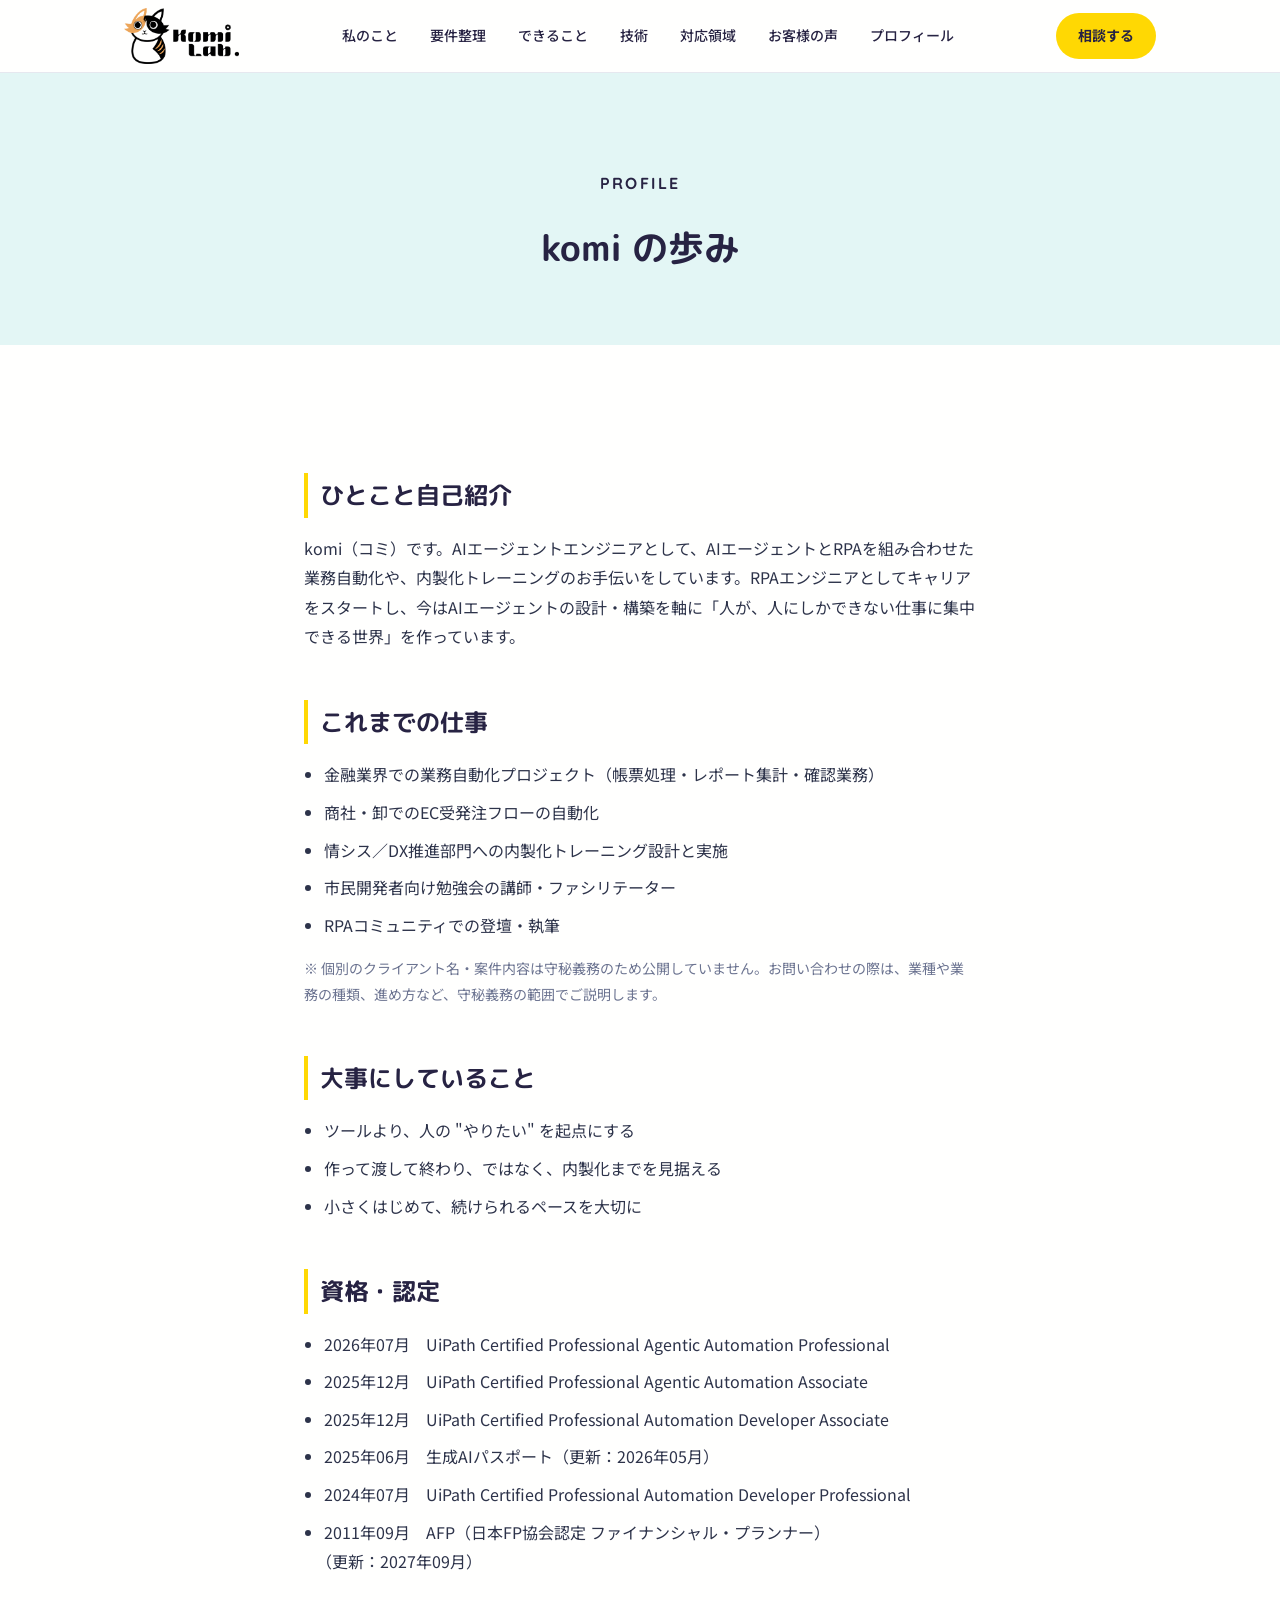
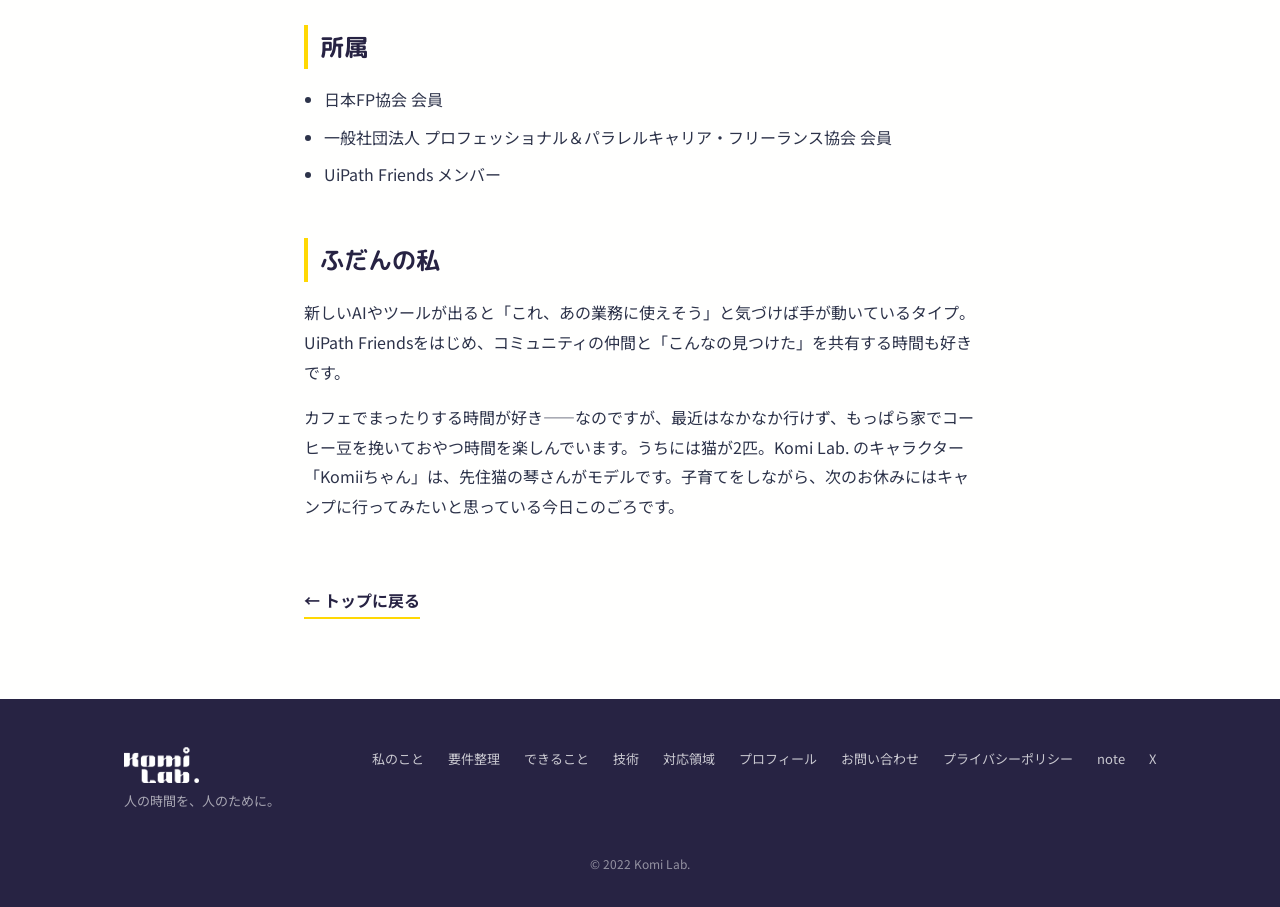
<file: profile.html>
<!DOCTYPE html>
<html lang="ja">
<head>
<meta charset="UTF-8">
<meta name="viewport" content="width=device-width, initial-scale=1.0">
<title>プロフィール｜komi（コミ）AI エージェントエンジニア — Komi Lab.</title>
<meta name="description" content="Komi Lab.（コミラボ）の komi（コミ）のプロフィール。AIエージェントエンジニアとして、AIエージェントとRPAを組み合わせた業務自動化や内製化トレーニングをお手伝いしています。これまでの仕事・大事にしていること・資格を紹介します。">
<link rel="icon" href="favicon.ico" sizes="48x48">
<link rel="icon" type="image/png" href="assets/img/favicon-32x32.png" sizes="32x32">
<link rel="icon" type="image/png" href="assets/img/favicon-16x16.png" sizes="16x16">
<link rel="apple-touch-icon" href="assets/img/apple-touch-icon.png">
<link rel="preconnect" href="https://fonts.googleapis.com">
<link rel="preconnect" href="https://fonts.gstatic.com" crossorigin>
<link href="https://fonts.googleapis.com/css2?family=Noto+Sans+JP:wght@400;500;700&family=M+PLUS+Rounded+1c:wght@500;700&family=Klee+One:wght@400;600&family=Quicksand:wght@500;600;700&display=swap" rel="stylesheet">
<link rel="stylesheet" href="assets/css/style.css?v=20260730a">
</head>
<body>

<header class="header">
  <div class="header__inner">
    <a href="index.html" class="header__logo header__logo--img" aria-label="Komi Lab.">
      <img src="assets/img/KomiLab-logo透過.png" alt="Komi Lab.">
    </a>
    <nav class="header__nav" id="globalNav">
      <a href="index.html#about">私のこと</a>
      <a href="index.html#prep">要件整理</a>
      <a href="index.html#service">できること</a>
      <a href="index.html#tech">技術</a>
      <a href="index.html#areas">対応領域</a>
      <a href="index.html#voice">お客様の声</a>
      <a href="profile.html">プロフィール</a>
    </nav>
    <a href="index.html#contact" class="header__cta">相談する</a>
    <button class="header__burger" id="burger" aria-label="メニューを開く">
      <span></span><span></span><span></span>
    </button>
  </div>
</header>

<section class="profile-hero">
  <p class="profile-hero__sub">PROFILE</p>
  <h1 class="profile-hero__title">komi の歩み</h1>
</section>

<div class="profile-body">
  <h2>ひとこと自己紹介</h2>
  <p>
    komi（コミ）です。AIエージェントエンジニアとして、AIエージェントとRPAを組み合わせた業務自動化や、内製化トレーニングのお手伝いをしています。RPAエンジニアとしてキャリアをスタートし、今はAIエージェントの設計・構築を軸に「人が、人にしかできない仕事に集中できる世界」を作っています。
  </p>

  <h2>これまでの仕事</h2>
  <ul>
    <li>金融業界での業務自動化プロジェクト（帳票処理・レポート集計・確認業務）</li>
    <li>商社・卸でのEC受発注フローの自動化</li>
    <li>情シス／DX推進部門への内製化トレーニング設計と実施</li>
    <li>市民開発者向け勉強会の講師・ファシリテーター</li>
    <li>RPAコミュニティでの登壇・執筆</li>
  </ul>
  <p style="color: var(--text-sub); font-size: 14px;">
    ※ 個別のクライアント名・案件内容は守秘義務のため公開していません。お問い合わせの際は、業種や業務の種類、進め方など、守秘義務の範囲でご説明します。
  </p>

  <h2>大事にしていること</h2>
  <ul>
    <li>ツールより、人の "やりたい" を起点にする</li>
    <li>作って渡して終わり、ではなく、内製化までを見据える</li>
    <li>小さくはじめて、続けられるペースを大切に</li>
  </ul>

  <h2>資格・認定</h2>
  <ul>
    <li>2026年07月　UiPath Certified Professional Agentic Automation Professional</li>
    <li>2025年12月　UiPath Certified Professional Agentic Automation Associate</li>
    <li>2025年12月　UiPath Certified Professional Automation Developer Associate</li>
    <li>2025年06月　生成AIパスポート<span style="white-space: nowrap;">（更新：2026年05月）</span></li>
    <li>2024年07月　UiPath Certified Professional Automation Developer Professional</li>
    <li>2011年09月　AFP（日本FP協会認定 ファイナンシャル・プランナー）<span style="white-space: nowrap;">（更新：2027年09月）</span></li>
  </ul>

  <h2>所属</h2>
  <ul>
    <li>日本FP協会 会員</li>
    <li>一般社団法人 プロフェッショナル＆パラレルキャリア・フリーランス協会 会員</li>
    <li>UiPath Friends メンバー</li>
  </ul>

  <h2>ふだんの私</h2>
  <p>
    新しいAIやツールが出ると「これ、あの業務に使えそう」と気づけば手が動いているタイプ。UiPath Friendsをはじめ、コミュニティの仲間と「こんなの見つけた」を共有する時間も好きです。
  </p>
  <p>
    カフェでまったりする時間が好き——なのですが、最近はなかなか行けず、もっぱら家でコーヒー豆を挽いておやつ時間を楽しんでいます。うちには猫が2匹。Komi Lab. のキャラクター「Komiiちゃん」は、先住猫の琴さんがモデルです。子育てをしながら、次のお休みにはキャンプに行ってみたいと思っている今日このごろです。
  </p>

  <a href="index.html" class="back-link">← トップに戻る</a>
</div>

<footer class="footer">
  <div class="footer__inner">
    <div>
      <img src="assets/img/KomiLab-logotype.png" alt="Komi Lab." class="footer__brand-img">
      <div class="footer__tagline">人の時間を、人のために。</div>
    </div>
    <nav class="footer__nav">
      <a href="index.html#about">私のこと</a>
      <a href="index.html#prep">要件整理</a>
      <a href="index.html#service">できること</a>
      <a href="index.html#tech">技術</a>
      <a href="index.html#areas">対応領域</a>
      <a href="profile.html">プロフィール</a>
      <a href="index.html#contact">お問い合わせ</a>
      <a href="privacy.html">プライバシーポリシー</a>
      <a href="https://note.com/komilab" target="_blank" rel="noopener">note</a>
      <a href="https://x.com/Komi_Lab" target="_blank" rel="noopener">X</a>
    </nav>
  </div>
  <div class="footer__copyright">© 2022 Komi Lab.</div>
</footer>

<script src="assets/js/main.js"></script>
</body>
</html>
</file>
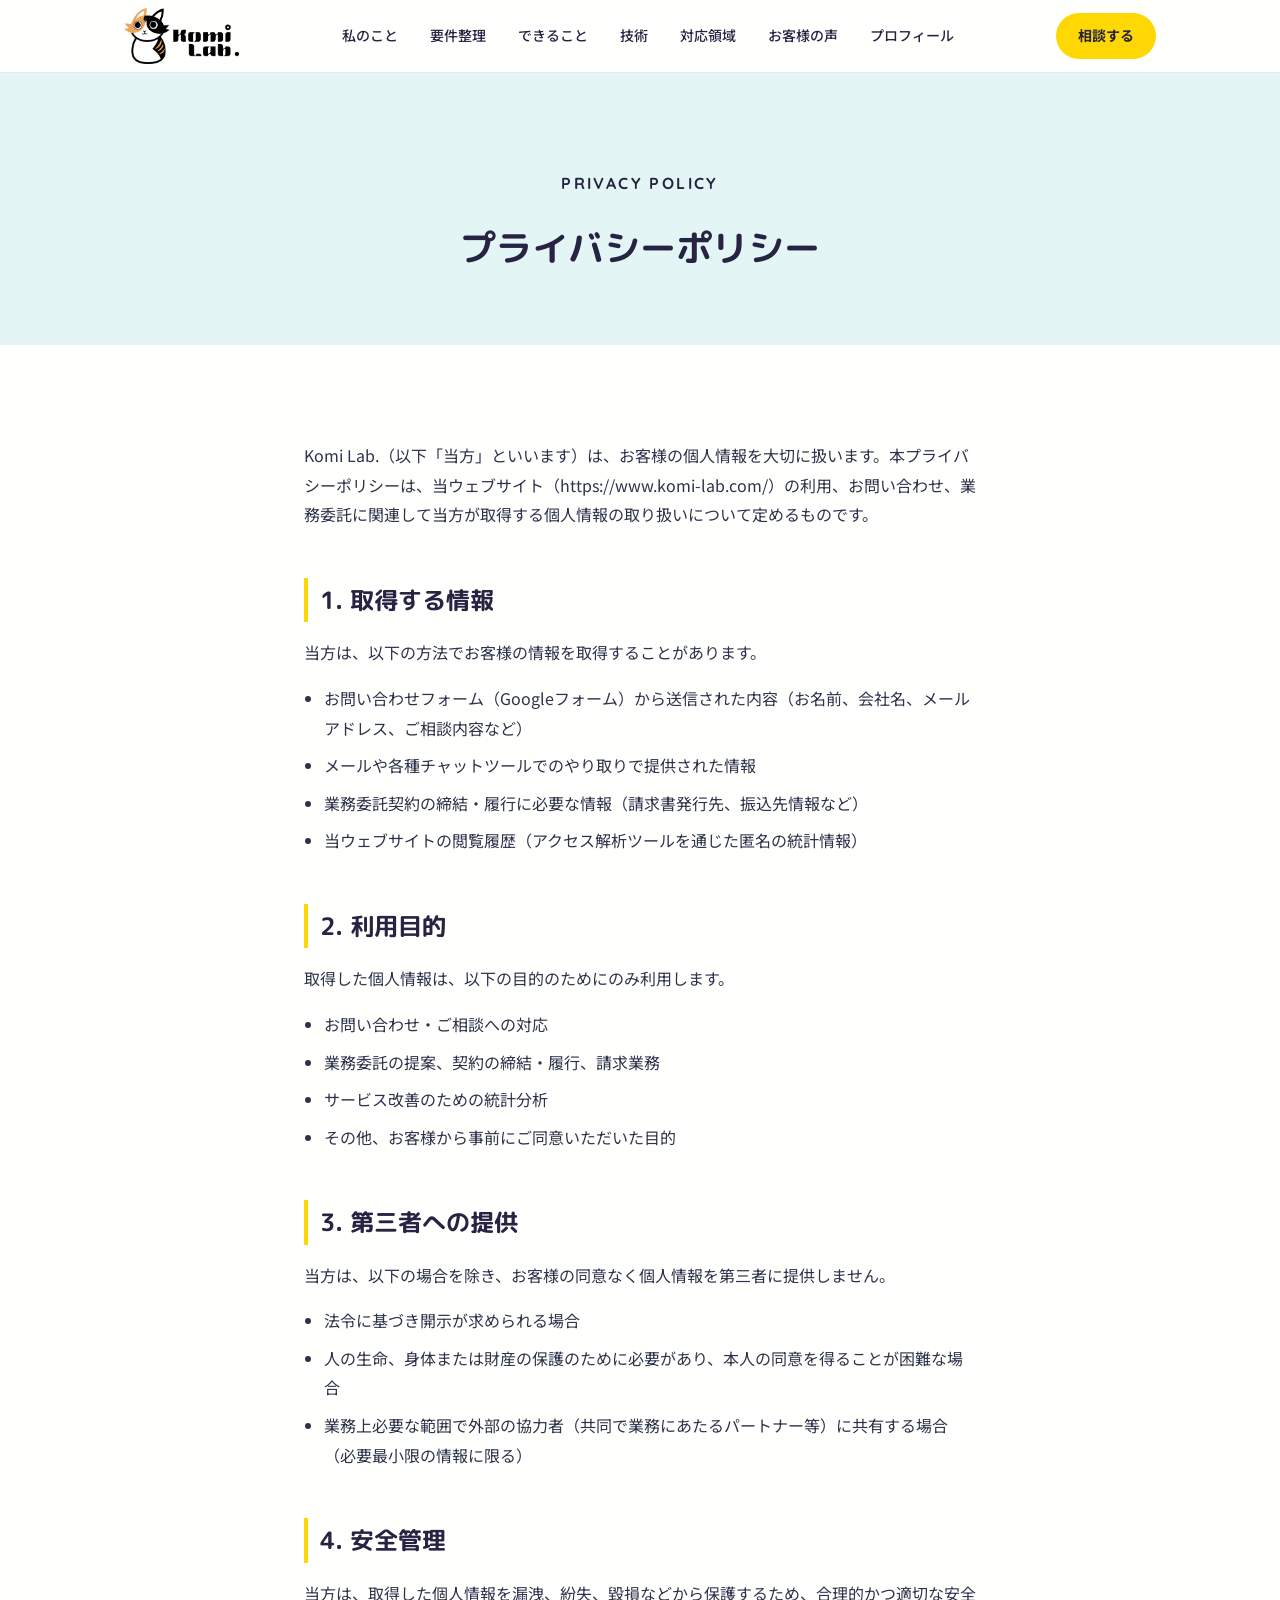
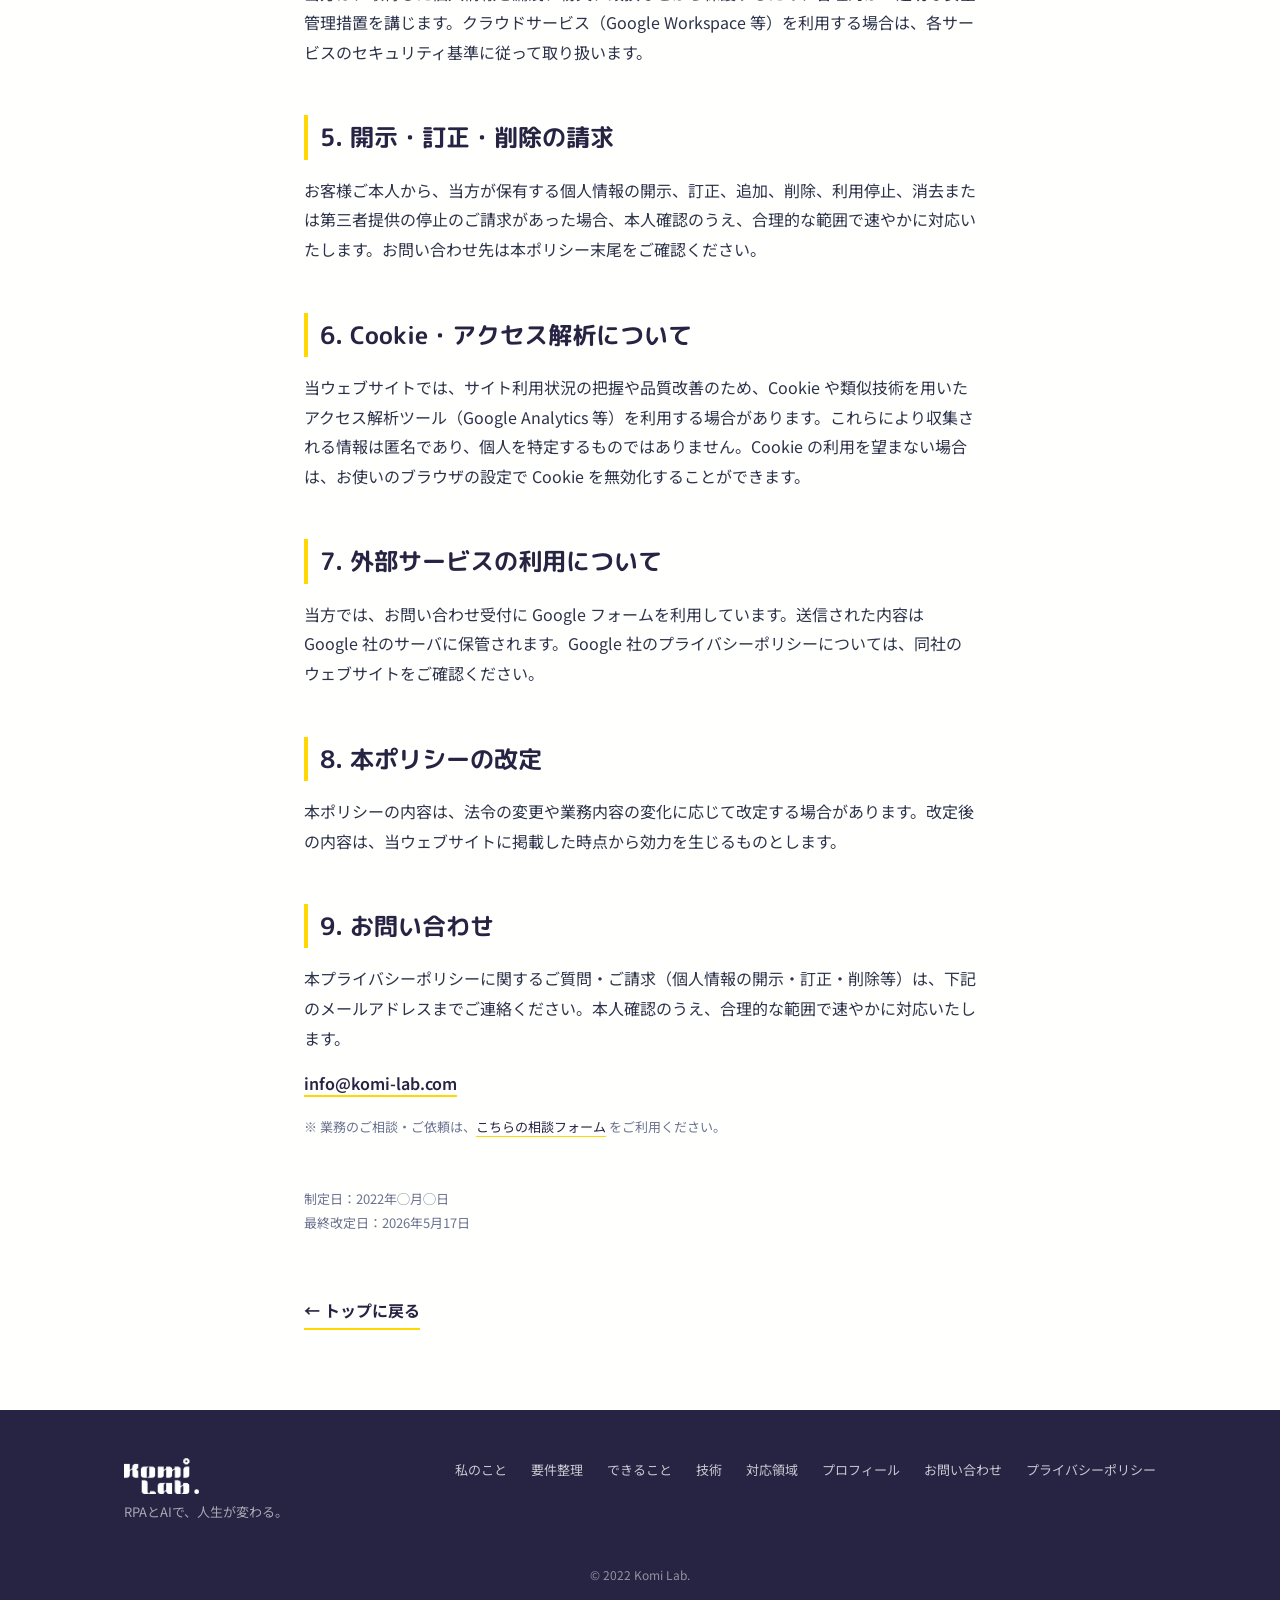
<file: mock-v2/privacy.html>
<!DOCTYPE html>
<html lang="ja">
<head>
<meta charset="UTF-8">
<meta name="viewport" content="width=device-width, initial-scale=1.0">
<title>プライバシーポリシー — Komi Lab.</title>
<meta name="description" content="Komi Lab.（コミラボ）のプライバシーポリシー。お客様の個人情報の取り扱いについて。">
<link rel="preconnect" href="https://fonts.googleapis.com">
<link rel="preconnect" href="https://fonts.gstatic.com" crossorigin>
<link href="https://fonts.googleapis.com/css2?family=Noto+Sans+JP:wght@400;500;700&family=M+PLUS+Rounded+1c:wght@500;700&family=Klee+One:wght@400;600&family=Quicksand:wght@500;600;700&display=swap" rel="stylesheet">
<link rel="stylesheet" href="assets/css/style.css?v=20260517k">
</head>
<body>

<header class="header">
  <div class="header__inner">
    <a href="index.html" class="header__logo header__logo--img" aria-label="Komi Lab.">
      <img src="../assets/img/KomiLab-logo透過.png" alt="Komi Lab.">
    </a>
    <nav class="header__nav" id="globalNav">
      <a href="index.html#about">私のこと</a>
      <a href="index.html#prep">要件整理</a>
      <a href="index.html#service">できること</a>
      <a href="index.html#tech">技術</a>
      <a href="index.html#areas">対応領域</a>
      <a href="index.html#voice">お客様の声</a>
      <a href="profile.html">プロフィール</a>
    </nav>
    <a href="index.html#contact" class="header__cta">相談する</a>
    <button class="header__burger" id="burger" aria-label="メニューを開く">
      <span></span><span></span><span></span>
    </button>
  </div>
</header>

<section class="profile-hero">
  <p class="profile-hero__sub">PRIVACY POLICY</p>
  <h1 class="profile-hero__title">プライバシーポリシー</h1>
</section>

<div class="profile-body">

  <p>
    Komi Lab.（以下「当方」といいます）は、お客様の個人情報を大切に扱います。本プライバシーポリシーは、当ウェブサイト（https://www.komi-lab.com/）の利用、お問い合わせ、業務委託に関連して当方が取得する個人情報の取り扱いについて定めるものです。
  </p>

  <h2>1. 取得する情報</h2>
  <p>当方は、以下の方法でお客様の情報を取得することがあります。</p>
  <ul>
    <li>お問い合わせフォーム（Googleフォーム）から送信された内容（お名前、会社名、メールアドレス、ご相談内容など）</li>
    <li>メールや各種チャットツールでのやり取りで提供された情報</li>
    <li>業務委託契約の締結・履行に必要な情報（請求書発行先、振込先情報など）</li>
    <li>当ウェブサイトの閲覧履歴（アクセス解析ツールを通じた匿名の統計情報）</li>
  </ul>

  <h2>2. 利用目的</h2>
  <p>取得した個人情報は、以下の目的のためにのみ利用します。</p>
  <ul>
    <li>お問い合わせ・ご相談への対応</li>
    <li>業務委託の提案、契約の締結・履行、請求業務</li>
    <li>サービス改善のための統計分析</li>
    <li>その他、お客様から事前にご同意いただいた目的</li>
  </ul>

  <h2>3. 第三者への提供</h2>
  <p>
    当方は、以下の場合を除き、お客様の同意なく個人情報を第三者に提供しません。
  </p>
  <ul>
    <li>法令に基づき開示が求められる場合</li>
    <li>人の生命、身体または財産の保護のために必要があり、本人の同意を得ることが困難な場合</li>
    <li>業務上必要な範囲で外部の協力者（共同で業務にあたるパートナー等）に共有する場合（必要最小限の情報に限る）</li>
  </ul>

  <h2>4. 安全管理</h2>
  <p>
    当方は、取得した個人情報を漏洩、紛失、毀損などから保護するため、合理的かつ適切な安全管理措置を講じます。クラウドサービス（Google Workspace 等）を利用する場合は、各サービスのセキュリティ基準に従って取り扱います。
  </p>

  <h2>5. 開示・訂正・削除の請求</h2>
  <p>
    お客様ご本人から、当方が保有する個人情報の開示、訂正、追加、削除、利用停止、消去または第三者提供の停止のご請求があった場合、本人確認のうえ、合理的な範囲で速やかに対応いたします。お問い合わせ先は本ポリシー末尾をご確認ください。
  </p>

  <h2>6. Cookie・アクセス解析について</h2>
  <p>
    当ウェブサイトでは、サイト利用状況の把握や品質改善のため、Cookie や類似技術を用いたアクセス解析ツール（Google Analytics 等）を利用する場合があります。これらにより収集される情報は匿名であり、個人を特定するものではありません。Cookie の利用を望まない場合は、お使いのブラウザの設定で Cookie を無効化することができます。
  </p>

  <h2>7. 外部サービスの利用について</h2>
  <p>
    当方では、お問い合わせ受付に Google フォームを利用しています。送信された内容は Google 社のサーバに保管されます。Google 社のプライバシーポリシーについては、同社のウェブサイトをご確認ください。
  </p>

  <h2>8. 本ポリシーの改定</h2>
  <p>
    本ポリシーの内容は、法令の変更や業務内容の変化に応じて改定する場合があります。改定後の内容は、当ウェブサイトに掲載した時点から効力を生じるものとします。
  </p>

  <h2>9. お問い合わせ</h2>
  <p>
    本プライバシーポリシーに関するご質問・ご請求（個人情報の開示・訂正・削除等）は、下記のメールアドレスまでご連絡ください。本人確認のうえ、合理的な範囲で速やかに対応いたします。
  </p>
  <p>
    <a href="mailto:info@komi-lab.com?subject=%5BKomi%20Lab.%5D%20プライバシーポリシーに関するお問い合わせ" style="color: var(--heading); border-bottom: 2px solid var(--accent); font-weight: 600;">info@komi-lab.com</a>
  </p>
  <p style="font-size: 13px; color: var(--text-sub);">
    ※ 業務のご相談・ご依頼は、<a href="index.html#contact" style="color: var(--heading); border-bottom: 1px solid var(--accent);">こちらの相談フォーム</a> をご利用ください。
  </p>

  <p style="margin-top: 48px; font-size: 13px; color: var(--text-sub);">
    制定日：2022年◯月◯日<br>
    最終改定日：2026年5月17日
  </p>

  <a href="index.html" class="back-link">← トップに戻る</a>
</div>

<footer class="footer">
  <div class="footer__inner">
    <div>
      <img src="../assets/img/KomiLab-logotype.png" alt="Komi Lab." class="footer__brand-img">
      <div class="footer__tagline">RPAとAIで、人生が変わる。</div>
    </div>
    <nav class="footer__nav">
      <a href="index.html#about">私のこと</a>
      <a href="index.html#prep">要件整理</a>
      <a href="index.html#service">できること</a>
      <a href="index.html#tech">技術</a>
      <a href="index.html#areas">対応領域</a>
      <a href="profile.html">プロフィール</a>
      <a href="index.html#contact">お問い合わせ</a>
      <a href="privacy.html">プライバシーポリシー</a>
    </nav>
  </div>
  <div class="footer__copyright">© 2022 Komi Lab.</div>
</footer>

<script src="assets/js/main.js"></script>
</body>
</html>
</file>
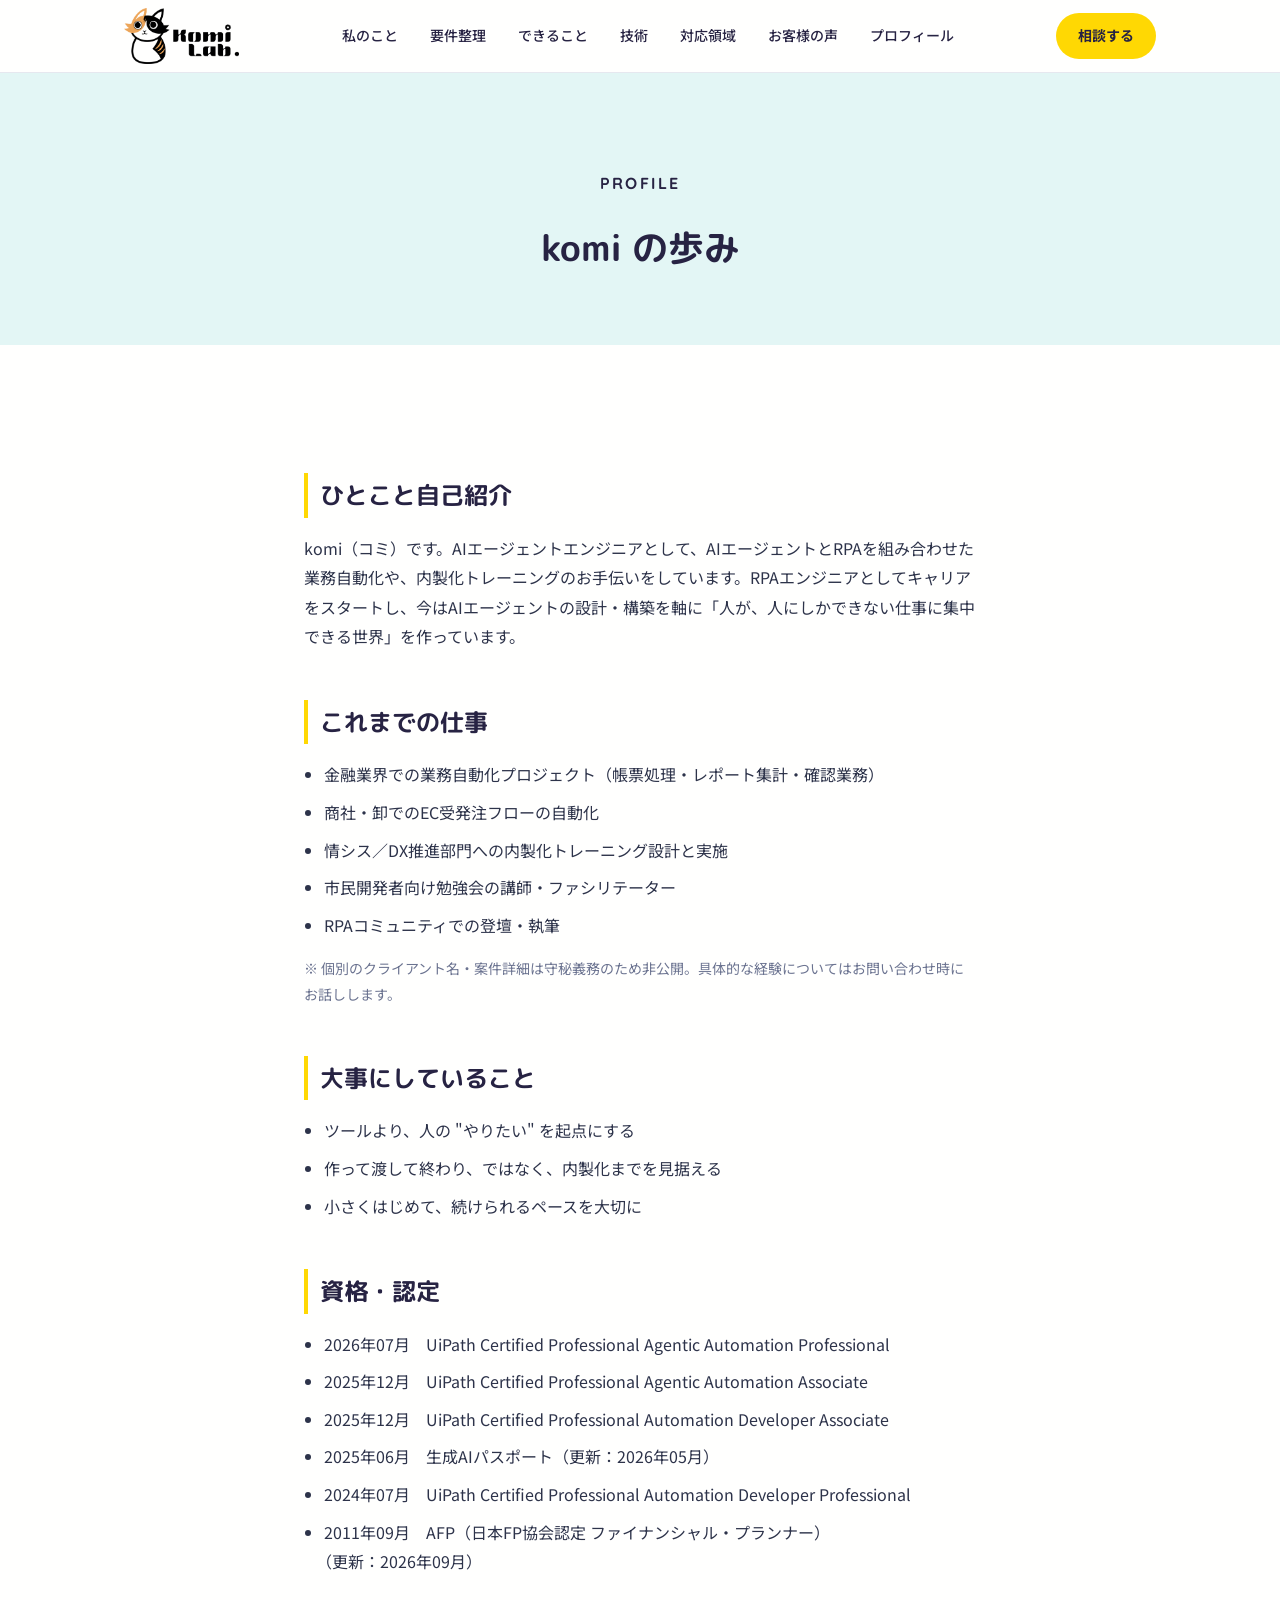
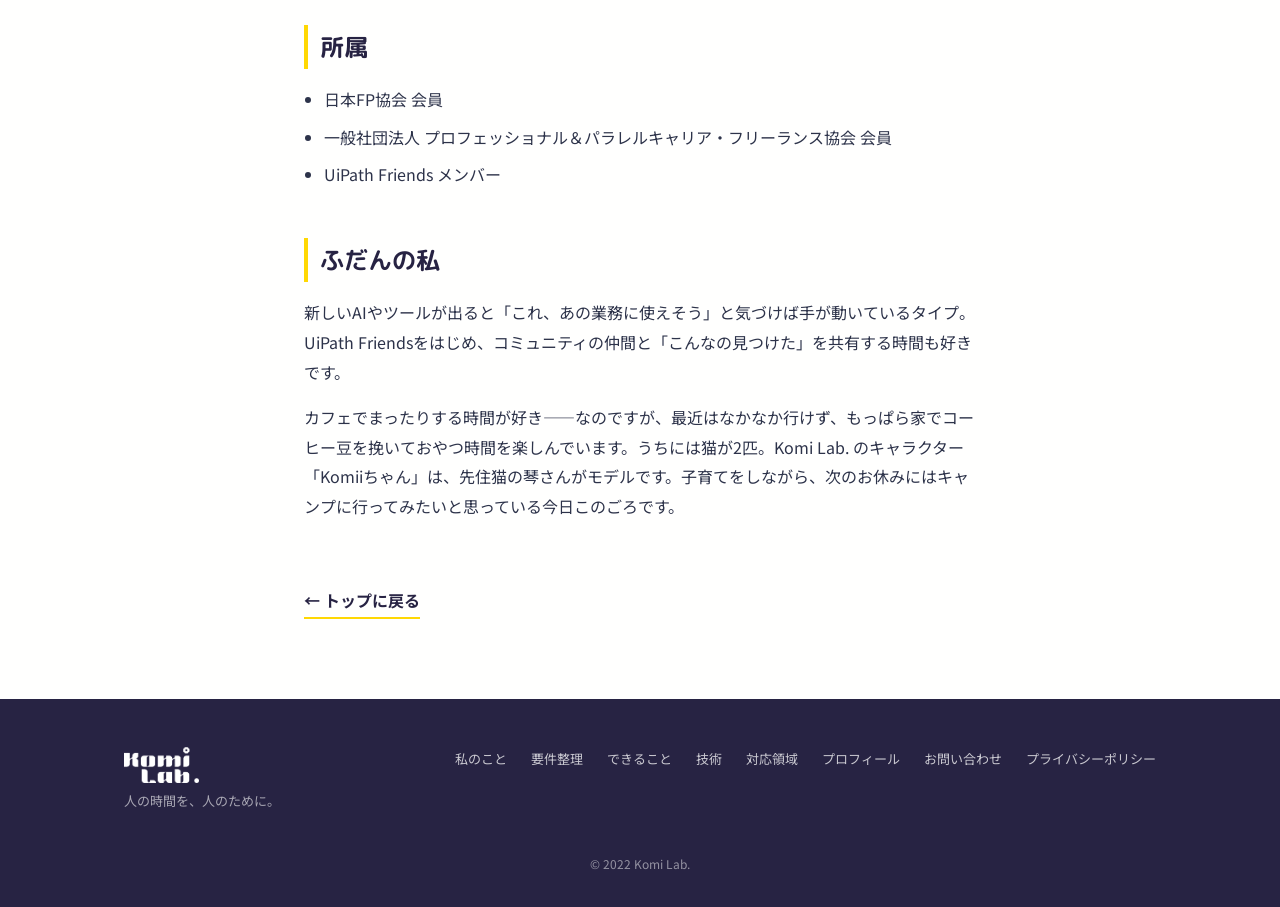
<file: mock-v2/profile.html>
<!DOCTYPE html>
<html lang="ja">
<head>
<meta charset="UTF-8">
<meta name="viewport" content="width=device-width, initial-scale=1.0">
<title>Profile — Komi Lab.</title>
<link rel="preconnect" href="https://fonts.googleapis.com">
<link rel="preconnect" href="https://fonts.gstatic.com" crossorigin>
<link href="https://fonts.googleapis.com/css2?family=Noto+Sans+JP:wght@400;500;700&family=M+PLUS+Rounded+1c:wght@500;700&family=Klee+One:wght@400;600&family=Quicksand:wght@500;600;700&display=swap" rel="stylesheet">
<link rel="stylesheet" href="assets/css/style.css?v=20260730a">
</head>
<body>

<header class="header">
  <div class="header__inner">
    <a href="index.html" class="header__logo header__logo--img" aria-label="Komi Lab.">
      <img src="../assets/img/KomiLab-logo透過.png" alt="Komi Lab.">
    </a>
    <nav class="header__nav" id="globalNav">
      <a href="index.html#about">私のこと</a>
      <a href="index.html#prep">要件整理</a>
      <a href="index.html#service">できること</a>
      <a href="index.html#tech">技術</a>
      <a href="index.html#areas">対応領域</a>
      <a href="index.html#voice">お客様の声</a>
      <a href="profile.html">プロフィール</a>
    </nav>
    <a href="index.html#contact" class="header__cta">相談する</a>
    <button class="header__burger" id="burger" aria-label="メニューを開く">
      <span></span><span></span><span></span>
    </button>
  </div>
</header>

<section class="profile-hero">
  <p class="profile-hero__sub">PROFILE</p>
  <h1 class="profile-hero__title">komi の歩み</h1>
</section>

<div class="profile-body">
  <h2>ひとこと自己紹介</h2>
  <p>
    komi（コミ）です。AIエージェントエンジニアとして、AIエージェントとRPAを組み合わせた業務自動化や、内製化トレーニングのお手伝いをしています。RPAエンジニアとしてキャリアをスタートし、今はAIエージェントの設計・構築を軸に「人が、人にしかできない仕事に集中できる世界」を作っています。
  </p>

  <h2>これまでの仕事</h2>
  <ul>
    <li>金融業界での業務自動化プロジェクト（帳票処理・レポート集計・確認業務）</li>
    <li>商社・卸でのEC受発注フローの自動化</li>
    <li>情シス／DX推進部門への内製化トレーニング設計と実施</li>
    <li>市民開発者向け勉強会の講師・ファシリテーター</li>
    <li>RPAコミュニティでの登壇・執筆</li>
  </ul>
  <p style="color: var(--text-sub); font-size: 14px;">
    ※ 個別のクライアント名・案件詳細は守秘義務のため非公開。具体的な経験についてはお問い合わせ時にお話しします。
  </p>

  <h2>大事にしていること</h2>
  <ul>
    <li>ツールより、人の "やりたい" を起点にする</li>
    <li>作って渡して終わり、ではなく、内製化までを見据える</li>
    <li>小さくはじめて、続けられるペースを大切に</li>
  </ul>

  <h2>資格・認定</h2>
  <ul>
    <li>2026年07月　UiPath Certified Professional Agentic Automation Professional</li>
    <li>2025年12月　UiPath Certified Professional Agentic Automation Associate</li>
    <li>2025年12月　UiPath Certified Professional Automation Developer Associate</li>
    <li>2025年06月　生成AIパスポート<span style="white-space: nowrap;">（更新：2026年05月）</span></li>
    <li>2024年07月　UiPath Certified Professional Automation Developer Professional</li>
    <li>2011年09月　AFP（日本FP協会認定 ファイナンシャル・プランナー）<span style="white-space: nowrap;">（更新：2026年09月）</span></li>
  </ul>

  <h2>所属</h2>
  <ul>
    <li>日本FP協会 会員</li>
    <li>一般社団法人 プロフェッショナル＆パラレルキャリア・フリーランス協会 会員</li>
    <li>UiPath Friends メンバー</li>
  </ul>

  <h2>ふだんの私</h2>
  <p>
    新しいAIやツールが出ると「これ、あの業務に使えそう」と気づけば手が動いているタイプ。UiPath Friendsをはじめ、コミュニティの仲間と「こんなの見つけた」を共有する時間も好きです。
  </p>
  <p>
    カフェでまったりする時間が好き——なのですが、最近はなかなか行けず、もっぱら家でコーヒー豆を挽いておやつ時間を楽しんでいます。うちには猫が2匹。Komi Lab. のキャラクター「Komiiちゃん」は、先住猫の琴さんがモデルです。子育てをしながら、次のお休みにはキャンプに行ってみたいと思っている今日このごろです。
  </p>

  <a href="index.html" class="back-link">← トップに戻る</a>
</div>

<footer class="footer">
  <div class="footer__inner">
    <div>
      <img src="../assets/img/KomiLab-logotype.png" alt="Komi Lab." class="footer__brand-img">
      <div class="footer__tagline">人の時間を、人のために。</div>
    </div>
    <nav class="footer__nav">
      <a href="index.html#about">私のこと</a>
      <a href="index.html#prep">要件整理</a>
      <a href="index.html#service">できること</a>
      <a href="index.html#tech">技術</a>
      <a href="index.html#areas">対応領域</a>
      <a href="profile.html">プロフィール</a>
      <a href="index.html#contact">お問い合わせ</a>
      <a href="privacy.html">プライバシーポリシー</a>
    </nav>
  </div>
  <div class="footer__copyright">© 2022 Komi Lab.</div>
</footer>

<script src="assets/js/main.js"></script>
</body>
</html>
</file>
<file: assets/css/style.css>
/* ============================================
   Komi Lab. モック v2
   キーカラー：黄色 (#ffd803)
   見出し：ネイビー (#272343)
   図色：ミント (#e3f6f5 / #bae8e8)
   ============================================ */

:root {
  --bg-base: #fffffe;       /* 背景・白 */
  --bg-soft: #e3f6f5;       /* セクション切替・ミント */
  --bg-soft2: #bae8e8;      /* 図・濃いめミント */
  --heading: #272343;       /* 見出し・ネイビー */
  --text-main: #2d334a;     /* 段落 */
  --text-sub: #6b7390;      /* サブテキスト */
  --accent: #ffd803;        /* キーカラー・黄色 */
  --accent-dark: #f0c800;
  --btn-text: #272343;      /* ボタンテキスト */
  --border-soft: #e6e8ef;
  --white: #ffffff;

  --max-w: 1080px;
  --radius-card: 16px;
  --radius-pill: 999px;
  --shadow-soft: 0 4px 20px rgba(39, 35, 67, 0.06);
  --shadow-hover: 0 10px 30px rgba(39, 35, 67, 0.12);

  --font-body: "Noto Sans JP", -apple-system, BlinkMacSystemFont, "Hiragino Sans", "Yu Gothic", sans-serif;
  --font-heading: "M PLUS Rounded 1c", var(--font-body);
  --font-hand: "Klee One", var(--font-body);
  --font-en: "Quicksand", var(--font-body);
}

*, *::before, *::after { box-sizing: border-box; }
html { scroll-behavior: smooth; }
body {
  margin: 0;
  font-family: var(--font-body);
  color: var(--text-main);
  background: var(--bg-base);
  line-height: 1.85;
  -webkit-font-smoothing: antialiased;
}
img, svg { max-width: 100%; height: auto; display: block; }
a { color: inherit; text-decoration: none; transition: opacity 0.2s ease; }
a:hover { opacity: 0.7; }

/* ============================================
   共通レイアウト
   ============================================ */

.container {
  width: 100%;
  max-width: var(--max-w);
  margin: 0 auto;
  padding: 0 24px;
}

.section { padding: 120px 0; }
.section--soft { background: var(--bg-soft); }

.section__label {
  font-family: var(--font-en);
  font-size: 14px;
  letter-spacing: 0.15em;
  color: var(--heading);
  text-transform: uppercase;
  margin-bottom: 12px;
  font-weight: 700;
  display: inline-flex;
  align-items: center;
  gap: 8px;
}
.section__label::before {
  content: "";
  width: 24px;
  height: 4px;
  background: var(--accent);
  border-radius: 2px;
}

.section__title {
  font-family: var(--font-heading);
  font-size: 38px;
  font-weight: 700;
  line-height: 1.4;
  margin: 0 0 56px;
  color: var(--heading);
}
.section__title--center { text-align: center; }
.section__title-accent {
  background: linear-gradient(transparent 60%, var(--accent) 60%);
  padding: 0 4px;
}

@media (max-width: 640px) {
  .section { padding: 72px 0; }
  .section__title { font-size: 27px; margin-bottom: 36px; }
}

/* ============================================
   ヘッダー
   ============================================ */

.header {
  position: sticky;
  top: 0;
  z-index: 100;
  background: rgba(255, 255, 254, 0.95);
  backdrop-filter: blur(8px);
  border-bottom: 1px solid var(--border-soft);
}
.header__inner {
  display: flex;
  align-items: center;
  justify-content: space-between;
  height: 72px;
  max-width: var(--max-w);
  margin: 0 auto;
  padding: 0 24px;
}
.header__logo {
  font-family: var(--font-heading);
  font-size: 20px;
  font-weight: 700;
  letter-spacing: 0.02em;
  color: var(--heading);
  display: inline-flex;
  align-items: center;
}
.header__logo-dot { color: var(--accent); }
.header__logo--img img {
  height: 56px;
  width: auto;
  display: block;
}
@media (max-width: 640px) {
  .header__logo--img img { height: 44px; }
}
.header__nav { display: flex; gap: 32px; }
.header__nav a {
  font-size: 14px;
  font-weight: 500;
  color: var(--heading);
}
.header__cta {
  display: inline-block;
  padding: 10px 22px;
  background: var(--accent);
  color: var(--btn-text);
  border-radius: var(--radius-pill);
  font-size: 14px;
  font-weight: 700;
  transition: background 0.2s ease, transform 0.2s ease, box-shadow 0.2s ease;
}
.header__cta:hover {
  background: var(--accent-dark);
  opacity: 1;
  transform: translateY(-1px);
  box-shadow: 0 6px 16px rgba(255, 216, 3, 0.4);
}
.header__burger {
  display: none;
  width: 28px; height: 22px;
  background: none; border: none; padding: 0;
  cursor: pointer; position: relative;
}
.header__burger span {
  display: block; width: 100%; height: 2px;
  background: var(--heading);
  position: absolute; left: 0;
}
.header__burger span:nth-child(1) { top: 0; }
.header__burger span:nth-child(2) { top: 10px; }
.header__burger span:nth-child(3) { top: 20px; }

@media (max-width: 880px) {
  .header__nav, .header__cta { display: none; }
  .header__burger { display: block; }
  .header__nav.is-open {
    display: flex !important; flex-direction: column; gap: 20px;
    position: absolute; top: 72px; left: 0; right: 0;
    background: var(--bg-base);
    padding: 32px 24px;
    border-bottom: 1px solid var(--border-soft);
  }
}

/* ============================================
   ヒーロー
   ============================================ */

.hero {
  position: relative;
  padding: 96px 0 120px;
  background: var(--bg-base);
  overflow: hidden;
}
.hero::before {
  content: "";
  position: absolute;
  top: -120px; right: -120px;
  width: 480px; height: 480px;
  background: var(--bg-soft);
  border-radius: 50%;
  z-index: 0;
}
.hero::after {
  content: "";
  position: absolute;
  bottom: -80px; left: -80px;
  width: 280px; height: 280px;
  background: var(--accent);
  border-radius: 50%;
  opacity: 0.15;
  z-index: 0;
}
.hero__inner {
  position: relative;
  z-index: 1;
  display: grid;
  grid-template-columns: 1.1fr 1fr;
  gap: 48px;
  align-items: center;
  max-width: var(--max-w);
  margin: 0 auto;
  padding: 0 24px;
}
.hero__tag {
  display: inline-block;
  font-family: var(--font-en);
  color: var(--heading);
  font-size: 13px;
  font-weight: 600;
  letter-spacing: 0.15em;
  background: var(--accent);
  padding: 6px 14px;
  border-radius: var(--radius-pill);
  margin-bottom: 24px;
}
.hero__title {
  font-family: var(--font-heading);
  font-size: 56px;
  font-weight: 700;
  line-height: 1.3;
  margin: 0 0 24px;
  letter-spacing: 0.02em;
  color: var(--heading);
}
.hero__title-em {
  background: linear-gradient(transparent 65%, var(--accent) 65%);
  padding: 0 6px;
}
.hero__lead {
  font-size: 17px;
  line-height: 2;
  color: var(--text-main);
  margin: 0 0 40px;
}
.hero__ctas { display: flex; gap: 16px; flex-wrap: wrap; }

.btn {
  display: inline-flex;
  align-items: center;
  gap: 8px;
  padding: 16px 32px;
  border-radius: var(--radius-pill);
  font-weight: 700;
  font-size: 15px;
  transition: transform 0.2s ease, box-shadow 0.2s ease, background 0.2s ease;
  border: none;
  cursor: pointer;
}
.btn--primary {
  background: var(--accent);
  color: var(--btn-text);
  box-shadow: 0 4px 16px rgba(255, 216, 3, 0.35);
}
.btn--primary:hover {
  background: var(--accent-dark);
  opacity: 1;
  transform: translateY(-2px);
  box-shadow: 0 8px 22px rgba(255, 216, 3, 0.5);
}
.btn--ghost {
  background: transparent;
  color: var(--heading);
  border: 2px solid var(--heading);
}
.btn--ghost:hover {
  background: var(--heading);
  color: var(--white);
  opacity: 1;
}

.hero__visual { display: flex; justify-content: center; align-items: center; }
.hero__avatar {
  width: 100%;
  max-width: 420px;
  aspect-ratio: 1;
  filter: drop-shadow(0 12px 32px rgba(39, 35, 67, 0.12));
}

.hero__avatar--img {
  border-radius: 50%;
  object-fit: cover;
}

@media (max-width: 900px) {
  .hero { padding: 64px 0 80px; }
  .hero__inner { grid-template-columns: 1fr; text-align: center; }
  .hero__title { font-size: 38px; }
  .hero__ctas { justify-content: center; }
  .hero__avatar { max-width: 280px; margin: 0 auto; }
}

/* ============================================
   About
   ============================================ */

.about__grid {
  display: grid;
  grid-template-columns: 1fr 1.2fr;
  gap: 64px;
  align-items: start;
}
.about__heading {
  font-family: var(--font-heading);
  font-size: 30px;
  line-height: 1.55;
  font-weight: 700;
  margin: 0 0 24px;
  color: var(--heading);
}
.about__lead {
  font-size: 16px;
  line-height: 2;
  margin-bottom: 24px;
}
.about__lead strong {
  background: linear-gradient(transparent 60%, var(--accent) 60%);
  font-weight: 700;
  color: var(--heading);
}
.about__values {
  list-style: none;
  padding: 0;
  margin: 40px 0 0;
  display: grid;
  gap: 20px;
}
.about__values li {
  display: flex;
  gap: 16px;
  align-items: flex-start;
}
.about__values-num {
  flex-shrink: 0;
  width: 36px; height: 36px;
  border-radius: 50%;
  background: var(--accent);
  color: var(--btn-text);
  font-family: var(--font-en);
  font-weight: 700;
  display: flex; align-items: center; justify-content: center;
  font-size: 16px;
}
.about__values-text strong {
  display: block;
  font-family: var(--font-heading);
  font-size: 17px;
  margin-bottom: 4px;
  color: var(--heading);
}
.about__values-text span {
  font-size: 14px;
  color: var(--text-sub);
  line-height: 1.9;
}

@media (max-width: 900px) {
  .about__grid { grid-template-columns: 1fr; gap: 40px; }
  .about__heading { font-size: 24px; }
}

/* ============================================
   Prep / 要件整理（First Step）
   ============================================ */

.prep-steps {
  list-style: none;
  padding: 0;
  margin: 0;
  display: grid;
  grid-template-columns: 1fr;
  gap: 20px;
  max-width: 760px;
  margin-left: auto;
  margin-right: auto;
}

.prep-step {
  background: var(--bg-soft);
  border-radius: var(--radius-card);
  padding: 28px 32px;
  position: relative;
  border: 2px solid transparent;
  transition: border-color 0.3s ease, transform 0.3s ease;
  display: grid;
  grid-template-columns: auto 1fr;
  gap: 24px;
  align-items: start;
}

.prep-step:hover {
  border-color: var(--accent);
  transform: translateY(-2px);
}

.prep-step__badge {
  width: 48px;
  height: 48px;
  border-radius: 50%;
  background: var(--accent);
  color: var(--heading);
  font-family: var(--font-heading);
  font-size: 22px;
  font-weight: 700;
  display: inline-flex;
  align-items: center;
  justify-content: center;
  line-height: 1;
  flex-shrink: 0;
  align-self: center;
}

.prep-step__body {
  min-width: 0;
}

.prep-step__title {
  font-family: var(--font-heading);
  font-size: 19px;
  font-weight: 700;
  margin: 0 0 8px;
  color: var(--heading);
  line-height: 1.5;
}

.prep-step__desc {
  font-size: 14.5px;
  line-height: 1.9;
  color: var(--text-main);
  margin: 0;
}

.prep__note {
  text-align: center;
  margin: 40px auto 0;
  max-width: 720px;
  font-size: 13.5px;
  color: var(--text-main);
  line-height: 1.9;
  padding: 18px 24px;
  background: var(--bg-soft2);
  border-radius: var(--radius-card);
}

@media (max-width: 640px) {
  .prep-step {
    padding: 22px 20px;
    gap: 16px;
  }
  .prep-step__badge {
    width: 40px;
    height: 40px;
    font-size: 18px;
  }
}

/* ============================================
   Service
   ============================================ */

.service__lead {
  text-align: center;
  font-size: 16px;
  color: var(--text-main);
  margin: -32px auto 56px;
  max-width: 640px;
  line-height: 2;
}
.service__cards {
  display: grid;
  grid-template-columns: repeat(3, 1fr);
  gap: 24px;
}
.service-card {
  background: var(--white);
  border-radius: var(--radius-card);
  padding: 36px 28px;
  box-shadow: var(--shadow-soft);
  border: 1px solid var(--border-soft);
  display: flex;
  flex-direction: column;
  transition: transform 0.3s ease, box-shadow 0.3s ease;
  position: relative;
  overflow: hidden;
}
.service-card::before {
  content: "";
  position: absolute;
  top: 0; left: 0; right: 0;
  height: 4px;
  background: var(--accent);
}
.service-card:hover {
  transform: translateY(-4px);
  box-shadow: var(--shadow-hover);
}
.service-card__icon {
  width: 56px; height: 56px;
  margin-bottom: 20px;
  color: var(--heading);
  background: var(--bg-soft);
  border-radius: 14px;
  padding: 12px;
}
.service-card__label {
  font-family: var(--font-en);
  font-size: 12px;
  letter-spacing: 0.1em;
  color: var(--text-sub);
  font-weight: 700;
  margin-bottom: 8px;
}
.service-card__title {
  font-family: var(--font-heading);
  font-size: 20px;
  font-weight: 700;
  margin: 0 0 12px;
  line-height: 1.5;
  color: var(--heading);
}
.service-card__catch {
  font-size: 14px;
  color: var(--text-main);
  margin-bottom: 20px;
  line-height: 1.85;
}
.service-card__list-title {
  font-family: var(--font-heading);
  font-size: 14px;
  font-weight: 700;
  margin: 16px 0 8px;
  color: var(--heading);
}
.service-card__list {
  list-style: none;
  padding: 0;
  margin: 0 0 16px;
  font-size: 13.5px;
  color: var(--text-main);
}
.service-card__list li {
  position: relative;
  padding-left: 20px;
  margin-bottom: 6px;
  line-height: 1.75;
}
.service-card__list li::before {
  content: "";
  position: absolute;
  left: 0; top: 10px;
  width: 10px; height: 6px;
  background: var(--accent);
  border-radius: 2px;
}

.service__note {
  margin-top: 40px;
  padding: 24px 32px;
  background: var(--bg-soft2);
  border-radius: var(--radius-card);
  font-size: 13.5px;
  color: var(--heading);
  line-height: 2;
}

@media (max-width: 900px) {
  .service__cards { grid-template-columns: 1fr; }
}

/* ============================================
   Tech Stack（ロゴウォール）
   ============================================ */

.logo-wall-group {
  margin-bottom: 56px;
}

.logo-wall-group:last-child {
  margin-bottom: 0;
}

.logo-wall-group__title {
  font-family: var(--font-heading);
  font-size: 16px;
  font-weight: 700;
  color: var(--heading);
  text-align: center;
  margin: 0 auto 28px;
  padding: 6px 18px 8px;
  display: inline-block;
  position: relative;
  letter-spacing: 0.04em;
}

.logo-wall-group__title::after {
  content: "";
  position: absolute;
  left: 50%;
  bottom: 0;
  width: 40px;
  height: 3px;
  background: var(--accent);
  border-radius: 2px;
  transform: translateX(-50%);
}

.logo-wall-group {
  text-align: center;
}

.logo-wall {
  display: grid;
  grid-template-columns: repeat(auto-fit, minmax(130px, 1fr));
  gap: 32px 16px;
  max-width: 960px;
  margin: 0 auto;
  align-items: start;
  justify-items: center;
}

.logo-wall__item {
  display: flex;
  flex-direction: column;
  align-items: center;
  gap: 10px;
  padding: 14px 10px;
  border-radius: 12px;
  transition: transform 0.3s ease, background 0.3s ease;
}

.logo-wall__item:hover {
  transform: translateY(-3px);
  background: var(--bg-soft);
}

.logo-wall__icon {
  width: 38px;
  height: 38px;
  color: var(--heading);
  flex-shrink: 0;
}

.logo-wall__name {
  font-size: 13px;
  font-weight: 600;
  color: var(--heading);
  letter-spacing: 0.02em;
  text-align: center;
  line-height: 1.4;
}

@media (max-width: 640px) {
  .logo-wall {
    grid-template-columns: repeat(3, 1fr);
    gap: 24px 8px;
  }
  .logo-wall__icon { width: 32px; height: 32px; }
  .logo-wall__name { font-size: 12px; }
}

/* ============================================
   対応領域
   ============================================ */

.areas__grid {
  display: grid;
  grid-template-columns: repeat(4, 1fr);
  gap: 20px;
}
.area-item {
  background: var(--bg-soft);
  border: 2px solid transparent;
  border-radius: var(--radius-card);
  padding: 28px 20px;
  text-align: center;
  transition: transform 0.3s ease, background 0.3s ease, border-color 0.3s ease;
}
.area-item:hover {
  transform: translateY(-2px);
  background: var(--bg-soft2);
  border-color: var(--accent);
}
.area-item__icon {
  width: 40px; height: 40px;
  margin: 0 auto 12px;
  color: var(--heading);
}
.area-item__name {
  font-family: var(--font-heading);
  font-size: 15px;
  font-weight: 700;
  margin-bottom: 4px;
  color: var(--heading);
}
.area-item__desc {
  font-size: 12.5px;
  color: var(--text-main);
  line-height: 1.75;
}

@media (max-width: 900px) {
  .areas__grid { grid-template-columns: repeat(2, 1fr); }
}

/* ============================================
   Voice
   ============================================ */

.voice__list {
  display: grid;
  grid-template-columns: repeat(2, 1fr);
  gap: 24px;
}
.voice-card {
  background: var(--white);
  border-radius: var(--radius-card);
  padding: 32px 28px;
  border: 1px solid var(--border-soft);
  position: relative;
  box-shadow: var(--shadow-soft);
}
.voice-card::before {
  content: "“";
  position: absolute;
  top: 8px; left: 20px;
  font-family: var(--font-hand);
  font-size: 64px;
  color: var(--accent);
  line-height: 1;
}
.voice-card__text {
  font-size: 15px;
  line-height: 2;
  margin: 16px 0 20px;
  position: relative;
  z-index: 1;
  color: var(--heading);
}
.voice-card__from {
  font-size: 13px;
  color: var(--text-sub);
  border-top: 1px solid var(--border-soft);
  padding-top: 14px;
}

@media (max-width: 900px) {
  .voice__list { grid-template-columns: 1fr; }
}

/* ============================================
   Contact
   ============================================ */

.contact {
  background: var(--bg-base);
  text-align: center;
  position: relative;
  overflow: hidden;
}
.contact::before {
  content: "";
  position: absolute;
  top: 50%; left: 50%;
  width: 600px; height: 600px;
  background: var(--bg-soft);
  border-radius: 50%;
  transform: translate(-50%, -50%);
  z-index: 0;
  opacity: 0.6;
}
.contact .container { position: relative; z-index: 1; }
.contact__title {
  font-family: var(--font-heading);
  font-size: 38px;
  font-weight: 700;
  margin: 0 0 16px;
  line-height: 1.4;
  color: var(--heading);
}
.contact__lead {
  font-size: 16px;
  color: var(--text-main);
  margin: 0 auto 40px;
  max-width: 560px;
  line-height: 2;
}
.contact__ctas {
  display: flex; gap: 16px;
  justify-content: center; flex-wrap: wrap;
}

@media (max-width: 640px) {
  .contact__title { font-size: 27px; }
}

/* ============================================
   フッター
   ============================================ */

.footer {
  background: var(--heading);
  color: rgba(255, 255, 255, 0.75);
  padding: 48px 0 32px;
}
.footer__inner {
  max-width: var(--max-w);
  margin: 0 auto;
  padding: 0 24px;
  display: flex; flex-wrap: wrap; gap: 32px;
  justify-content: space-between; align-items: flex-start;
}
.footer__brand {
  font-family: var(--font-heading);
  font-size: 20px;
  color: var(--white);
  font-weight: 700;
}
.footer__brand-dot { color: var(--accent); }
.footer__brand-img {
  height: 36px;
  width: auto;
  display: block;
  filter: brightness(0) invert(1);
}
.footer__tagline {
  font-size: 13px;
  margin-top: 6px;
  color: rgba(255, 255, 255, 0.6);
}
.footer__nav {
  display: flex; gap: 24px;
  font-size: 13px;
  flex-wrap: wrap;
}
.footer__copyright {
  margin-top: 40px;
  text-align: center;
  font-size: 12px;
  color: rgba(255, 255, 255, 0.5);
}

/* ============================================
   スクロールアニメーション
   ============================================ */

.fade-in {
  opacity: 0;
  transform: translateY(20px);
  transition: opacity 0.6s ease-out, transform 0.6s ease-out;
}
.fade-in.is-visible {
  opacity: 1;
  transform: translateY(0);
}

/* ============================================
   profile.html
   ============================================ */

.profile-hero {
  padding: 80px 0 56px;
  background: var(--bg-soft);
  text-align: center;
}
.profile-hero__title {
  font-family: var(--font-heading);
  font-size: 36px;
  margin: 0 0 8px;
  color: var(--heading);
}
.profile-hero__sub {
  color: var(--heading);
  font-family: var(--font-en);
  letter-spacing: 0.15em;
  font-weight: 700;
}
.profile-body {
  max-width: 720px;
  margin: 0 auto;
  padding: 80px 24px;
}
.profile-body h2 {
  font-family: var(--font-heading);
  font-size: 24px;
  margin: 48px 0 16px;
  color: var(--heading);
  padding-left: 12px;
  border-left: 4px solid var(--accent);
}
.profile-body ul { padding-left: 20px; }
.profile-body li { margin-bottom: 8px; }
.back-link {
  display: inline-block;
  margin-top: 48px;
  color: var(--heading);
  font-weight: 700;
  border-bottom: 2px solid var(--accent);
  padding-bottom: 2px;
}
</file>
<file: mock-v2/assets/css/style.css>
/* ============================================
   Komi Lab. モック v2
   キーカラー：黄色 (#ffd803)
   見出し：ネイビー (#272343)
   図色：ミント (#e3f6f5 / #bae8e8)
   ============================================ */

:root {
  --bg-base: #fffffe;       /* 背景・白 */
  --bg-soft: #e3f6f5;       /* セクション切替・ミント */
  --bg-soft2: #bae8e8;      /* 図・濃いめミント */
  --heading: #272343;       /* 見出し・ネイビー */
  --text-main: #2d334a;     /* 段落 */
  --text-sub: #6b7390;      /* サブテキスト */
  --accent: #ffd803;        /* キーカラー・黄色 */
  --accent-dark: #f0c800;
  --btn-text: #272343;      /* ボタンテキスト */
  --border-soft: #e6e8ef;
  --white: #ffffff;

  --max-w: 1080px;
  --radius-card: 16px;
  --radius-pill: 999px;
  --shadow-soft: 0 4px 20px rgba(39, 35, 67, 0.06);
  --shadow-hover: 0 10px 30px rgba(39, 35, 67, 0.12);

  --font-body: "Noto Sans JP", -apple-system, BlinkMacSystemFont, "Hiragino Sans", "Yu Gothic", sans-serif;
  --font-heading: "M PLUS Rounded 1c", var(--font-body);
  --font-hand: "Klee One", var(--font-body);
  --font-en: "Quicksand", var(--font-body);
}

*, *::before, *::after { box-sizing: border-box; }
html { scroll-behavior: smooth; }
body {
  margin: 0;
  font-family: var(--font-body);
  color: var(--text-main);
  background: var(--bg-base);
  line-height: 1.85;
  -webkit-font-smoothing: antialiased;
}
img, svg { max-width: 100%; height: auto; display: block; }
a { color: inherit; text-decoration: none; transition: opacity 0.2s ease; }
a:hover { opacity: 0.7; }

/* ============================================
   共通レイアウト
   ============================================ */

.container {
  width: 100%;
  max-width: var(--max-w);
  margin: 0 auto;
  padding: 0 24px;
}

.section { padding: 120px 0; }
.section--soft { background: var(--bg-soft); }

.section__label {
  font-family: var(--font-en);
  font-size: 14px;
  letter-spacing: 0.15em;
  color: var(--heading);
  text-transform: uppercase;
  margin-bottom: 12px;
  font-weight: 700;
  display: inline-flex;
  align-items: center;
  gap: 8px;
}
.section__label::before {
  content: "";
  width: 24px;
  height: 4px;
  background: var(--accent);
  border-radius: 2px;
}

.section__title {
  font-family: var(--font-heading);
  font-size: 38px;
  font-weight: 700;
  line-height: 1.4;
  margin: 0 0 56px;
  color: var(--heading);
}
.section__title--center { text-align: center; }
.section__title-accent {
  background: linear-gradient(transparent 60%, var(--accent) 60%);
  padding: 0 4px;
}

@media (max-width: 640px) {
  .section { padding: 72px 0; }
  .section__title { font-size: 27px; margin-bottom: 36px; }
}

/* ============================================
   ヘッダー
   ============================================ */

.header {
  position: sticky;
  top: 0;
  z-index: 100;
  background: rgba(255, 255, 254, 0.95);
  backdrop-filter: blur(8px);
  border-bottom: 1px solid var(--border-soft);
}
.header__inner {
  display: flex;
  align-items: center;
  justify-content: space-between;
  height: 72px;
  max-width: var(--max-w);
  margin: 0 auto;
  padding: 0 24px;
}
.header__logo {
  font-family: var(--font-heading);
  font-size: 20px;
  font-weight: 700;
  letter-spacing: 0.02em;
  color: var(--heading);
  display: inline-flex;
  align-items: center;
}
.header__logo-dot { color: var(--accent); }
.header__logo--img img {
  height: 56px;
  width: auto;
  display: block;
}
@media (max-width: 640px) {
  .header__logo--img img { height: 44px; }
}
.header__nav { display: flex; gap: 32px; }
.header__nav a {
  font-size: 14px;
  font-weight: 500;
  color: var(--heading);
}
.header__cta {
  display: inline-block;
  padding: 10px 22px;
  background: var(--accent);
  color: var(--btn-text);
  border-radius: var(--radius-pill);
  font-size: 14px;
  font-weight: 700;
  transition: background 0.2s ease, transform 0.2s ease, box-shadow 0.2s ease;
}
.header__cta:hover {
  background: var(--accent-dark);
  opacity: 1;
  transform: translateY(-1px);
  box-shadow: 0 6px 16px rgba(255, 216, 3, 0.4);
}
.header__burger {
  display: none;
  width: 28px; height: 22px;
  background: none; border: none; padding: 0;
  cursor: pointer; position: relative;
}
.header__burger span {
  display: block; width: 100%; height: 2px;
  background: var(--heading);
  position: absolute; left: 0;
}
.header__burger span:nth-child(1) { top: 0; }
.header__burger span:nth-child(2) { top: 10px; }
.header__burger span:nth-child(3) { top: 20px; }

@media (max-width: 880px) {
  .header__nav, .header__cta { display: none; }
  .header__burger { display: block; }
  .header__nav.is-open {
    display: flex !important; flex-direction: column; gap: 20px;
    position: absolute; top: 72px; left: 0; right: 0;
    background: var(--bg-base);
    padding: 32px 24px;
    border-bottom: 1px solid var(--border-soft);
  }
}

/* ============================================
   ヒーロー
   ============================================ */

.hero {
  position: relative;
  padding: 96px 0 120px;
  background: var(--bg-base);
  overflow: hidden;
}
.hero::before {
  content: "";
  position: absolute;
  top: -120px; right: -120px;
  width: 480px; height: 480px;
  background: var(--bg-soft);
  border-radius: 50%;
  z-index: 0;
}
.hero::after {
  content: "";
  position: absolute;
  bottom: -80px; left: -80px;
  width: 280px; height: 280px;
  background: var(--accent);
  border-radius: 50%;
  opacity: 0.15;
  z-index: 0;
}
.hero__inner {
  position: relative;
  z-index: 1;
  display: grid;
  grid-template-columns: 1.1fr 1fr;
  gap: 48px;
  align-items: center;
  max-width: var(--max-w);
  margin: 0 auto;
  padding: 0 24px;
}
.hero__tag {
  display: inline-block;
  font-family: var(--font-en);
  color: var(--heading);
  font-size: 13px;
  font-weight: 600;
  letter-spacing: 0.15em;
  background: var(--accent);
  padding: 6px 14px;
  border-radius: var(--radius-pill);
  margin-bottom: 24px;
}
.hero__title {
  font-family: var(--font-heading);
  font-size: 56px;
  font-weight: 700;
  line-height: 1.3;
  margin: 0 0 24px;
  letter-spacing: 0.02em;
  color: var(--heading);
}
.hero__title-em {
  background: linear-gradient(transparent 65%, var(--accent) 65%);
  padding: 0 6px;
}
.hero__lead {
  font-size: 17px;
  line-height: 2;
  color: var(--text-main);
  margin: 0 0 40px;
}
.hero__ctas { display: flex; gap: 16px; flex-wrap: wrap; }

.btn {
  display: inline-flex;
  align-items: center;
  gap: 8px;
  padding: 16px 32px;
  border-radius: var(--radius-pill);
  font-weight: 700;
  font-size: 15px;
  transition: transform 0.2s ease, box-shadow 0.2s ease, background 0.2s ease;
  border: none;
  cursor: pointer;
}
.btn--primary {
  background: var(--accent);
  color: var(--btn-text);
  box-shadow: 0 4px 16px rgba(255, 216, 3, 0.35);
}
.btn--primary:hover {
  background: var(--accent-dark);
  opacity: 1;
  transform: translateY(-2px);
  box-shadow: 0 8px 22px rgba(255, 216, 3, 0.5);
}
.btn--ghost {
  background: transparent;
  color: var(--heading);
  border: 2px solid var(--heading);
}
.btn--ghost:hover {
  background: var(--heading);
  color: var(--white);
  opacity: 1;
}

.hero__visual { display: flex; justify-content: center; align-items: center; }
.hero__avatar {
  width: 100%;
  max-width: 420px;
  aspect-ratio: 1;
  filter: drop-shadow(0 12px 32px rgba(39, 35, 67, 0.12));
}

.hero__avatar--img {
  border-radius: 50%;
  object-fit: cover;
}

@media (max-width: 900px) {
  .hero { padding: 64px 0 80px; }
  .hero__inner { grid-template-columns: 1fr; text-align: center; }
  .hero__title { font-size: 38px; }
  .hero__ctas { justify-content: center; }
  .hero__avatar { max-width: 280px; margin: 0 auto; }
}

/* ============================================
   About
   ============================================ */

.about__grid {
  display: grid;
  grid-template-columns: 1fr 1.2fr;
  gap: 64px;
  align-items: start;
}
.about__heading {
  font-family: var(--font-heading);
  font-size: 30px;
  line-height: 1.55;
  font-weight: 700;
  margin: 0 0 24px;
  color: var(--heading);
}
.about__lead {
  font-size: 16px;
  line-height: 2;
  margin-bottom: 24px;
}
.about__lead strong {
  background: linear-gradient(transparent 60%, var(--accent) 60%);
  font-weight: 700;
  color: var(--heading);
}
.about__values {
  list-style: none;
  padding: 0;
  margin: 40px 0 0;
  display: grid;
  gap: 20px;
}
.about__values li {
  display: flex;
  gap: 16px;
  align-items: flex-start;
}
.about__values-num {
  flex-shrink: 0;
  width: 36px; height: 36px;
  border-radius: 50%;
  background: var(--accent);
  color: var(--btn-text);
  font-family: var(--font-en);
  font-weight: 700;
  display: flex; align-items: center; justify-content: center;
  font-size: 16px;
}
.about__values-text strong {
  display: block;
  font-family: var(--font-heading);
  font-size: 17px;
  margin-bottom: 4px;
  color: var(--heading);
}
.about__values-text span {
  font-size: 14px;
  color: var(--text-sub);
  line-height: 1.9;
}

@media (max-width: 900px) {
  .about__grid { grid-template-columns: 1fr; gap: 40px; }
  .about__heading { font-size: 24px; }
}

/* ============================================
   Prep / 要件整理（First Step）
   ============================================ */

.prep-steps {
  list-style: none;
  padding: 0;
  margin: 0;
  display: grid;
  grid-template-columns: 1fr;
  gap: 20px;
  max-width: 760px;
  margin-left: auto;
  margin-right: auto;
}

.prep-step {
  background: var(--bg-soft);
  border-radius: var(--radius-card);
  padding: 28px 32px;
  position: relative;
  border: 2px solid transparent;
  transition: border-color 0.3s ease, transform 0.3s ease;
  display: grid;
  grid-template-columns: auto 1fr;
  gap: 24px;
  align-items: start;
}

.prep-step:hover {
  border-color: var(--accent);
  transform: translateY(-2px);
}

.prep-step__badge {
  width: 48px;
  height: 48px;
  border-radius: 50%;
  background: var(--accent);
  color: var(--heading);
  font-family: var(--font-heading);
  font-size: 22px;
  font-weight: 700;
  display: inline-flex;
  align-items: center;
  justify-content: center;
  line-height: 1;
  flex-shrink: 0;
  align-self: center;
}

.prep-step__body {
  min-width: 0;
}

.prep-step__title {
  font-family: var(--font-heading);
  font-size: 19px;
  font-weight: 700;
  margin: 0 0 8px;
  color: var(--heading);
  line-height: 1.5;
}

.prep-step__desc {
  font-size: 14.5px;
  line-height: 1.9;
  color: var(--text-main);
  margin: 0;
}

.prep__note {
  text-align: center;
  margin: 40px auto 0;
  max-width: 720px;
  font-size: 13.5px;
  color: var(--text-main);
  line-height: 1.9;
  padding: 18px 24px;
  background: var(--bg-soft2);
  border-radius: var(--radius-card);
}

@media (max-width: 640px) {
  .prep-step {
    padding: 22px 20px;
    gap: 16px;
  }
  .prep-step__badge {
    width: 40px;
    height: 40px;
    font-size: 18px;
  }
}

/* ============================================
   Service
   ============================================ */

.service__lead {
  text-align: center;
  font-size: 16px;
  color: var(--text-main);
  margin: -32px auto 56px;
  max-width: 640px;
  line-height: 2;
}
.service__cards {
  display: grid;
  grid-template-columns: repeat(3, 1fr);
  gap: 24px;
}
.service-card {
  background: var(--white);
  border-radius: var(--radius-card);
  padding: 36px 28px;
  box-shadow: var(--shadow-soft);
  border: 1px solid var(--border-soft);
  display: flex;
  flex-direction: column;
  transition: transform 0.3s ease, box-shadow 0.3s ease;
  position: relative;
  overflow: hidden;
}
.service-card::before {
  content: "";
  position: absolute;
  top: 0; left: 0; right: 0;
  height: 4px;
  background: var(--accent);
}
.service-card:hover {
  transform: translateY(-4px);
  box-shadow: var(--shadow-hover);
}
.service-card__icon {
  width: 56px; height: 56px;
  margin-bottom: 20px;
  color: var(--heading);
  background: var(--bg-soft);
  border-radius: 14px;
  padding: 12px;
}
.service-card__label {
  font-family: var(--font-en);
  font-size: 12px;
  letter-spacing: 0.1em;
  color: var(--text-sub);
  font-weight: 700;
  margin-bottom: 8px;
}
.service-card__title {
  font-family: var(--font-heading);
  font-size: 20px;
  font-weight: 700;
  margin: 0 0 12px;
  line-height: 1.5;
  color: var(--heading);
}
.service-card__catch {
  font-size: 14px;
  color: var(--text-main);
  margin-bottom: 20px;
  line-height: 1.85;
}
.service-card__list-title {
  font-family: var(--font-heading);
  font-size: 14px;
  font-weight: 700;
  margin: 16px 0 8px;
  color: var(--heading);
}
.service-card__list {
  list-style: none;
  padding: 0;
  margin: 0 0 16px;
  font-size: 13.5px;
  color: var(--text-main);
}
.service-card__list li {
  position: relative;
  padding-left: 20px;
  margin-bottom: 6px;
  line-height: 1.75;
}
.service-card__list li::before {
  content: "";
  position: absolute;
  left: 0; top: 10px;
  width: 10px; height: 6px;
  background: var(--accent);
  border-radius: 2px;
}

.service__note {
  margin-top: 40px;
  padding: 24px 32px;
  background: var(--bg-soft2);
  border-radius: var(--radius-card);
  font-size: 13.5px;
  color: var(--heading);
  line-height: 2;
}

@media (max-width: 900px) {
  .service__cards { grid-template-columns: 1fr; }
}

/* ============================================
   Tech Stack（ロゴウォール）
   ============================================ */

.logo-wall-group {
  margin-bottom: 56px;
}

.logo-wall-group:last-child {
  margin-bottom: 0;
}

.logo-wall-group__title {
  font-family: var(--font-heading);
  font-size: 16px;
  font-weight: 700;
  color: var(--heading);
  text-align: center;
  margin: 0 auto 28px;
  padding: 6px 18px 8px;
  display: inline-block;
  position: relative;
  letter-spacing: 0.04em;
}

.logo-wall-group__title::after {
  content: "";
  position: absolute;
  left: 50%;
  bottom: 0;
  width: 40px;
  height: 3px;
  background: var(--accent);
  border-radius: 2px;
  transform: translateX(-50%);
}

.logo-wall-group {
  text-align: center;
}

.logo-wall {
  display: grid;
  grid-template-columns: repeat(auto-fit, minmax(130px, 1fr));
  gap: 32px 16px;
  max-width: 960px;
  margin: 0 auto;
  align-items: start;
  justify-items: center;
}

.logo-wall__item {
  display: flex;
  flex-direction: column;
  align-items: center;
  gap: 10px;
  padding: 14px 10px;
  border-radius: 12px;
  transition: transform 0.3s ease, background 0.3s ease;
}

.logo-wall__item:hover {
  transform: translateY(-3px);
  background: var(--bg-soft);
}

.logo-wall__icon {
  width: 38px;
  height: 38px;
  color: var(--heading);
  flex-shrink: 0;
}

.logo-wall__name {
  font-size: 13px;
  font-weight: 600;
  color: var(--heading);
  letter-spacing: 0.02em;
  text-align: center;
  line-height: 1.4;
}

@media (max-width: 640px) {
  .logo-wall {
    grid-template-columns: repeat(3, 1fr);
    gap: 24px 8px;
  }
  .logo-wall__icon { width: 32px; height: 32px; }
  .logo-wall__name { font-size: 12px; }
}

/* ============================================
   対応領域
   ============================================ */

.areas__grid {
  display: grid;
  grid-template-columns: repeat(4, 1fr);
  gap: 20px;
}
.area-item {
  background: var(--bg-soft);
  border: 2px solid transparent;
  border-radius: var(--radius-card);
  padding: 28px 20px;
  text-align: center;
  transition: transform 0.3s ease, background 0.3s ease, border-color 0.3s ease;
}
.area-item:hover {
  transform: translateY(-2px);
  background: var(--bg-soft2);
  border-color: var(--accent);
}
.area-item__icon {
  width: 40px; height: 40px;
  margin: 0 auto 12px;
  color: var(--heading);
}
.area-item__name {
  font-family: var(--font-heading);
  font-size: 15px;
  font-weight: 700;
  margin-bottom: 4px;
  color: var(--heading);
}
.area-item__desc {
  font-size: 12.5px;
  color: var(--text-main);
  line-height: 1.75;
}

@media (max-width: 900px) {
  .areas__grid { grid-template-columns: repeat(2, 1fr); }
}

/* ============================================
   Voice
   ============================================ */

.voice__list {
  display: grid;
  grid-template-columns: repeat(2, 1fr);
  gap: 24px;
}
.voice-card {
  background: var(--white);
  border-radius: var(--radius-card);
  padding: 32px 28px;
  border: 1px solid var(--border-soft);
  position: relative;
  box-shadow: var(--shadow-soft);
}
.voice-card::before {
  content: "“";
  position: absolute;
  top: 8px; left: 20px;
  font-family: var(--font-hand);
  font-size: 64px;
  color: var(--accent);
  line-height: 1;
}
.voice-card__text {
  font-size: 15px;
  line-height: 2;
  margin: 16px 0 20px;
  position: relative;
  z-index: 1;
  color: var(--heading);
}
.voice-card__from {
  font-size: 13px;
  color: var(--text-sub);
  border-top: 1px solid var(--border-soft);
  padding-top: 14px;
}

@media (max-width: 900px) {
  .voice__list { grid-template-columns: 1fr; }
}

/* ============================================
   Contact
   ============================================ */

.contact {
  background: var(--bg-base);
  text-align: center;
  position: relative;
  overflow: hidden;
}
.contact::before {
  content: "";
  position: absolute;
  top: 50%; left: 50%;
  width: 600px; height: 600px;
  background: var(--bg-soft);
  border-radius: 50%;
  transform: translate(-50%, -50%);
  z-index: 0;
  opacity: 0.6;
}
.contact .container { position: relative; z-index: 1; }
.contact__title {
  font-family: var(--font-heading);
  font-size: 38px;
  font-weight: 700;
  margin: 0 0 16px;
  line-height: 1.4;
  color: var(--heading);
}
.contact__lead {
  font-size: 16px;
  color: var(--text-main);
  margin: 0 auto 40px;
  max-width: 560px;
  line-height: 2;
}
.contact__ctas {
  display: flex; gap: 16px;
  justify-content: center; flex-wrap: wrap;
}

@media (max-width: 640px) {
  .contact__title { font-size: 27px; }
}

/* ============================================
   フッター
   ============================================ */

.footer {
  background: var(--heading);
  color: rgba(255, 255, 255, 0.75);
  padding: 48px 0 32px;
}
.footer__inner {
  max-width: var(--max-w);
  margin: 0 auto;
  padding: 0 24px;
  display: flex; flex-wrap: wrap; gap: 32px;
  justify-content: space-between; align-items: flex-start;
}
.footer__brand {
  font-family: var(--font-heading);
  font-size: 20px;
  color: var(--white);
  font-weight: 700;
}
.footer__brand-dot { color: var(--accent); }
.footer__brand-img {
  height: 36px;
  width: auto;
  display: block;
  filter: brightness(0) invert(1);
}
.footer__tagline {
  font-size: 13px;
  margin-top: 6px;
  color: rgba(255, 255, 255, 0.6);
}
.footer__nav {
  display: flex; gap: 24px;
  font-size: 13px;
  flex-wrap: wrap;
}
.footer__copyright {
  margin-top: 40px;
  text-align: center;
  font-size: 12px;
  color: rgba(255, 255, 255, 0.5);
}

/* ============================================
   スクロールアニメーション
   ============================================ */

.fade-in {
  opacity: 0;
  transform: translateY(20px);
  transition: opacity 0.6s ease-out, transform 0.6s ease-out;
}
.fade-in.is-visible {
  opacity: 1;
  transform: translateY(0);
}

/* ============================================
   profile.html
   ============================================ */

.profile-hero {
  padding: 80px 0 56px;
  background: var(--bg-soft);
  text-align: center;
}
.profile-hero__title {
  font-family: var(--font-heading);
  font-size: 36px;
  margin: 0 0 8px;
  color: var(--heading);
}
.profile-hero__sub {
  color: var(--heading);
  font-family: var(--font-en);
  letter-spacing: 0.15em;
  font-weight: 700;
}
.profile-body {
  max-width: 720px;
  margin: 0 auto;
  padding: 80px 24px;
}
.profile-body h2 {
  font-family: var(--font-heading);
  font-size: 24px;
  margin: 48px 0 16px;
  color: var(--heading);
  padding-left: 12px;
  border-left: 4px solid var(--accent);
}
.profile-body ul { padding-left: 20px; }
.profile-body li { margin-bottom: 8px; }
.back-link {
  display: inline-block;
  margin-top: 48px;
  color: var(--heading);
  font-weight: 700;
  border-bottom: 2px solid var(--accent);
  padding-bottom: 2px;
}
</file>
